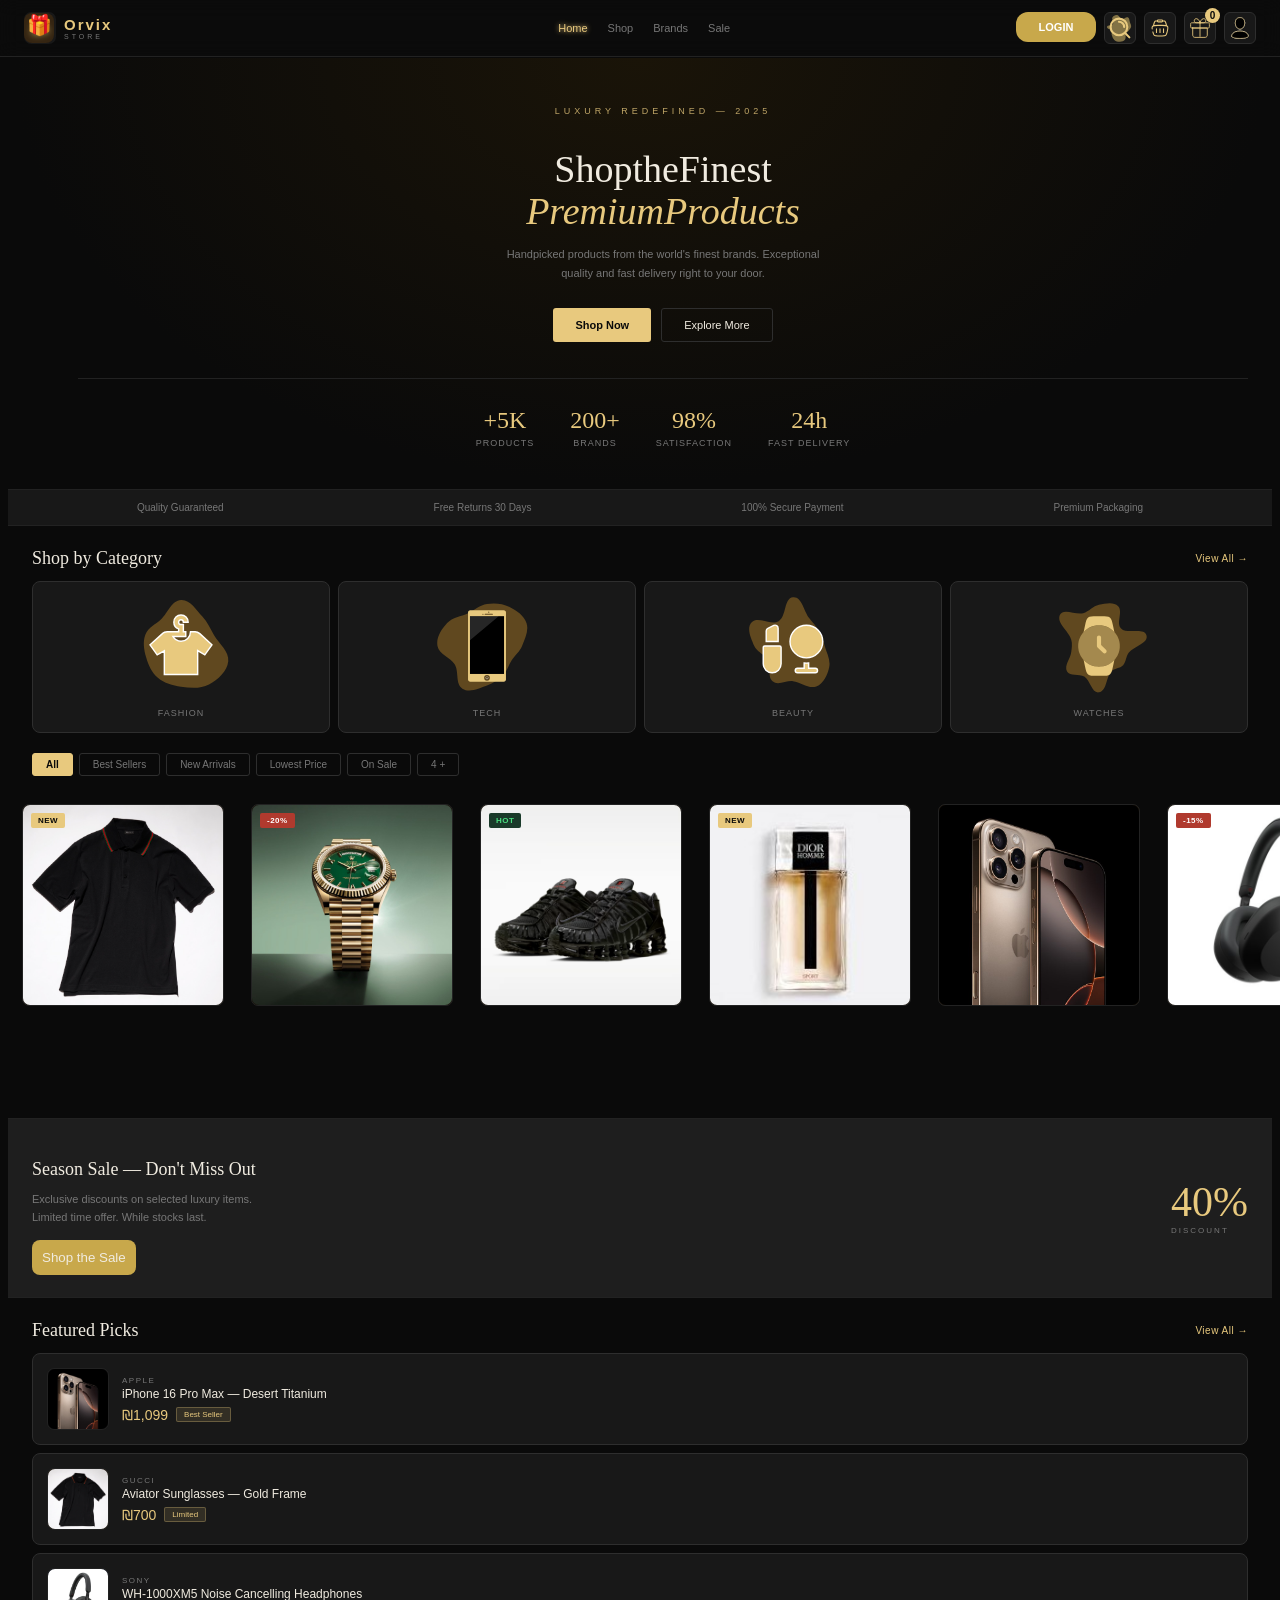
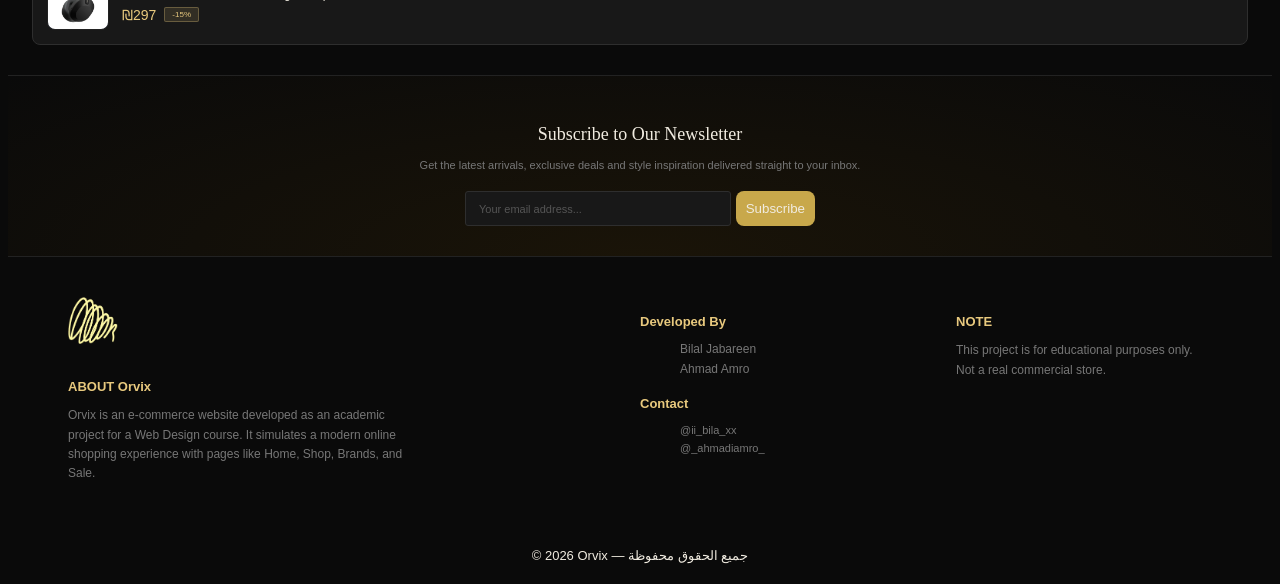
<file: index.html>
<!DOCTYPE html>
<html lang="en">
<head>
  <meta charset="UTF-8">
  <link rel="stylesheet" href="home.css">
  <link rel="shortcut icon" href="images/Logo.png" type="image/x-icon">
  <meta name="viewport" content="width=device-width, initial-scale=1.0">

  <title>Home Page</title>
  
</head>
<body>

  
  <nav>
    <div class="dash"><a href="shop.html">🎁</a></div>
    <div class="logo-wrap">
      <div class="logo-mark">
        <img src="images/Logo.png" alt="Orvix Logo">
      </div>
      <div class="logo-text">
        <strong>Orvix</strong>
        <small>STORE</small>
      </div>
    </div>
    <div class="nav-links">
      <a href="index.html" style="color: #e8c97e;text-shadow: 0 0 5px var(--accent);">Home</a>
      <a href="shop.html">Shop</a>
      <a href="brands.html"  onclick="alert('This browser will be ready soon.⏱')">Brands</a>
      <a href="sale.html">Sale</a>
    </div>
    <div class="nav-actions">
      <div class="loginn"><a href="login.html">LOGIN</a></div>
      <div class="icon-btn"><svg viewBox="-2.4 -2.4 28.80 28.80" fill="none" xmlns="http://www.w3.org/2000/svg" transform="rotate(0)"><g id="SVGRepo_bgCarrier" stroke-width="0"><path transform="translate(-2.4, -2.4), scale(0.8999999999999999)" d="M16,30.569297010079026C17.991562486266474,30.420485064342476,20.26898676865755,29.803652946487034,21.418747268886825,28.170705634412844C22.694313689862845,26.35908246759721,21.442669419232136,23.70492387993391,22.27809959671788,21.65282626738942C22.77800996961356,20.42487818704496,24.3272292070187,20.00708267030901,25.161677548630784,18.976809486084953C26.225624328858167,17.663180130680974,27.601497672716558,16.422282301689155,27.8666618899661,14.752763576898769C28.132930646346175,13.07629048707448,27.173575254020815,11.47615737965878,26.607134534214524,9.875968021340672C25.95939802730548,8.046118878954772,26.072580629138606,5.344022393645578,24.27597227425067,4.609101387400685C22.256224725670997,3.782903013823926,20.18137502825395,6.823949130958483,18.04607398531883,6.3739787224484665C15.916447832623861,5.925204179358952,15.227384203528528,2.585793980184031,13.077174471595885,2.249187014317707C11.142725396280847,1.946356539599575,8.695390868042415,3.0129585525148475,7.846176264506191,4.777224427757588C6.830896273134078,6.886495553260739,9.706653992528684,9.663497880345147,8.533340705855302,11.689122246578332C7.357480451412378,13.719143733369677,2.7262565883006706,12.265095173070229,2.1865139499772006,14.548144112359253C1.6896725252849512,16.64972587948044,5.77391877531578,17.09085686548375,6.808115762956472,18.98662423410822C7.598564228151216,20.435580694824687,6.737476403608116,22.299495055521643,7.267782664225228,23.862523804819304C7.909534355986792,25.75402767461421,8.624207183862001,27.791699517738277,10.208303425466783,29.00836348969666C11.811539032023562,30.23972743705532,13.984080457617278,30.71992894436129,16,30.569297010079026" fill="#827245" strokewidth="0"></path></g><g id="SVGRepo_tracerCarrier" stroke-linecap="round" stroke-linejoin="round"></g><g id="SVGRepo_iconCarrier"> <path d="M11 6C13.7614 6 16 8.23858 16 11M16.6588 16.6549L21 21M19 11C19 15.4183 15.4183 19 11 19C6.58172 19 3 15.4183 3 11C3 6.58172 6.58172 3 11 3C15.4183 3 19 6.58172 19 11Z" stroke="#e8c97e" stroke-width="2" stroke-linecap="round" stroke-linejoin="round"></path> </g></svg></div>
      <div class="icon-btn"><svg viewBox="-5.04 -5.04 34.08 34.08" fill="none" xmlns="http://www.w3.org/2000/svg"><g id="SVGRepo_bgCarrier" stroke-width="0"></g><g id="SVGRepo_tracerCarrier" stroke-linecap="round" stroke-linejoin="round" stroke="#CCCCCC" stroke-width="0.672"></g><g id="SVGRepo_iconCarrier"> <path d="M19.5 9.5L18.7896 6.89465C18.5157 5.89005 18.3787 5.38775 18.0978 5.00946C17.818 4.63273 17.4378 4.34234 17.0008 4.17152C16.5619 4 16.0413 4 15 4M4.5 9.5L5.2104 6.89465C5.48432 5.89005 5.62128 5.38775 5.90221 5.00946C6.18199 4.63273 6.56216 4.34234 6.99922 4.17152C7.43808 4 7.95872 4 9 4" stroke="#e8c97e" stroke-width="1.224"></path> <path d="M9 4C9 3.44772 9.44772 3 10 3H14C14.5523 3 15 3.44772 15 4C15 4.55228 14.5523 5 14 5H10C9.44772 5 9 4.55228 9 4Z" stroke="#e8c97e" stroke-width="1.224"></path> <path d="M8 13V17" stroke="#e8c97e" stroke-width="1.224" stroke-linecap="round" stroke-linejoin="round"></path> <path d="M16 13V17" stroke="#e8c97e" stroke-width="1.224" stroke-linecap="round" stroke-linejoin="round"></path> <path d="M12 13V17" stroke="#e8c97e" stroke-width="1.224" stroke-linecap="round" stroke-linejoin="round"></path> <path d="M3.864 16.4552C4.40967 18.6379 4.68251 19.7292 5.49629 20.3646C6.31008 21 7.435 21 9.68486 21H14.3155C16.5654 21 17.6903 21 18.5041 20.3646C19.3179 19.7292 19.5907 18.6379 20.1364 16.4552C20.9943 13.0234 21.4233 11.3075 20.5225 10.1538C19.6217 9 17.853 9 14.3155 9H9.68486C6.14745 9 4.37875 9 3.47791 10.1538C2.94912 10.831 2.87855 11.702 3.08398 13" stroke="#e8c97e" stroke-width="1.224" stroke-linecap="round"></path> </g></svg></div>
      <div class="icon-btn">
        <svg viewBox="-2.4 -2.4 28.80 28.80" fill="none" xmlns="http://www.w3.org/2000/svg" stroke="#000000"><g id="SVGRepo_bgCarrier" stroke-width="0"></g><g id="SVGRepo_tracerCarrier" stroke-linecap="round" stroke-linejoin="round" stroke="#e8c97e" stroke-width="0.192"></g><g id="SVGRepo_iconCarrier"> <path d="M12 7V20M12 7H8.46429C7.94332 7 7.4437 6.78929 7.07533 6.41421C6.70695 6.03914 6.5 5.53043 6.5 5C6.5 4.46957 6.70695 3.96086 7.07533 3.58579C7.4437 3.21071 7.94332 3 8.46429 3C11.2143 3 12 7 12 7ZM12 7H15.5357C16.0567 7 16.5563 6.78929 16.9247 6.41421C17.293 6.03914 17.5 5.53043 17.5 5C17.5 4.46957 17.293 3.96086 16.9247 3.58579C16.5563 3.21071 16.0567 3 15.5357 3C12.7857 3 12 7 12 7ZM5 12H19V17.8C19 18.9201 19 19.4802 18.782 19.908C18.5903 20.2843 18.2843 20.5903 17.908 20.782C17.4802 21 16.9201 21 15.8 21H8.2C7.07989 21 6.51984 21 6.09202 20.782C5.71569 20.5903 5.40973 20.2843 5.21799 19.908C5 19.4802 5 18.9201 5 17.8V12ZM4.6 12H19.4C19.9601 12 20.2401 12 20.454 11.891C20.6422 11.7951 20.7951 11.6422 20.891 11.454C21 11.2401 21 10.9601 21 10.4V8.6C21 8.03995 21 7.75992 20.891 7.54601C20.7951 7.35785 20.6422 7.20487 20.454 7.10899C20.2401 7 19.9601 7 19.4 7H4.6C4.03995 7 3.75992 7 3.54601 7.10899C3.35785 7.20487 3.20487 7.35785 3.10899 7.54601C3 7.75992 3 8.03995 3 8.6V10.4C3 10.9601 3 11.2401 3.10899 11.454C3.20487 11.6422 3.35785 11.7951 3.54601 11.891C3.75992 12 4.03995 12 4.6 12Z" stroke="#e8c97e" stroke-width="0.8399999999999999" stroke-linecap="round" stroke-linejoin="round"></path> </g></svg>
        <div class="cart-badge">0</div>
      </div>
      <div class="icon-btn" ><svg viewBox="-2.4 -2.4 28.80 28.80" fill="none" xmlns="http://www.w3.org/2000/svg" transform="rotate(0)" stroke="#e8c97e" stroke-width="0.528"><g id="SVGRepo_bgCarrier" stroke-width="0"></g><g id="SVGRepo_tracerCarrier" stroke-linecap="round" stroke-linejoin="round" stroke="#CCCCCC" stroke-width="0.8640000000000001"><path fill-rule="evenodd" clip-rule="evenodd" d="M16.5 7.063C16.5 10.258 14.57 13 12 13c-2.572 0-4.5-2.742-4.5-5.938C7.5 3.868 9.16 2 12 2s4.5 1.867 4.5 5.063zM4.102 20.142C4.487 20.6 6.145 22 12 22c5.855 0 7.512-1.4 7.898-1.857a.416.416 0 0 0 .09-.317C19.9 18.944 19.106 15 12 15s-7.9 3.944-7.989 4.826a.416.416 0 0 0 .091.317z" fill="#000000"></path></g><g id="SVGRepo_iconCarrier"><path fill-rule="evenodd" clip-rule="evenodd" d="M16.5 7.063C16.5 10.258 14.57 13 12 13c-2.572 0-4.5-2.742-4.5-5.938C7.5 3.868 9.16 2 12 2s4.5 1.867 4.5 5.063zM4.102 20.142C4.487 20.6 6.145 22 12 22c5.855 0 7.512-1.4 7.898-1.857a.416.416 0 0 0 .09-.317C19.9 18.944 19.106 15 12 15s-7.9 3.944-7.989 4.826a.416.416 0 0 0 .091.317z" fill="#000000"></path></g></svg></div>
    </div>
  </nav>

  
  <section class="Main">
    <div class="Main-eyebrow">LUXURY REDEFINED — 2025</div>
    <h1><span>Shop </span><span>the </span><span>Finest</span><br><em><span>Premium</span><span>Products</span></em></h1>
    <p>Handpicked products from the world's finest brands. Exceptional quality and fast delivery right to your door.</p>
    <div class="Main-btns">
      <button class="PrimaryButton">Shop Now</button>
      <button class="SecondaryButton">Explore More</button>
    </div>
      <div class="Main-stats">
        <div class="stat">
          <strong>+5K</strong>
          <small>PRODUCTS</small>
        </div>
        <div class="stat">
        <strong>200+</strong>
        <small>BRANDS</small> 
      </div>
      <div class="stat">
        <strong>98%</strong>
        <small>SATISFACTION</small>
      </div>
      <div class="stat">
        <strong>24h</strong>
        <small>FAST DELIVERY</small>
      </div>
    </div>
  </section>
  
  <div class="trust">
    <div class="trust-item">Quality Guaranteed</div>
    <div class="trust-item">Free Returns 30 Days</div>
    <div class="trust-item">100% Secure Payment</div>
    <div class="trust-item">Premium Packaging</div>
  </div>
  
  <div class="sec-header">
    <span class="sec-title">Shop by Category</span>
    <span class="sec-link">View All →</span>
  </div>
  
  <div class="cat-grid">
    <div class="cat-card">
      <div class="cat-icon"><svg viewBox="-6 -6 42.00 42.00" id="Layer_1" version="1.1" xml:space="preserve" xmlns="http://www.w3.org/2000/svg" xmlns:xlink="http://www.w3.org/1999/xlink" fill="#ffffff" stroke="#ffffff" stroke-width="0.6"><g id="SVGRepo_bgCarrier" stroke-width="0"><path transform="translate(-6, -6), scale(1.3125)" d="M16,29.055378476778664C19.043711870767485,29.451393973197625,22.250404168161907,29.77782355020791,24.952813604157136,28.322490782110243C27.8530785600818,26.760606572300244,30.78182555304058,24.18946851255787,31.119994776086543,20.91278410968917C31.453411167558567,17.682152180039402,28.20537195233291,15.373992180060764,26.579311107321317,12.562573448655748C25.373568440667274,10.477874386695836,24.482987908682226,8.347946677456743,22.836350966617058,6.590570127552654C20.81270589459063,4.4308309014619365,18.954650485218973,1.0995809757346309,16.000000000000004,1.2717826378842183C13.017304787609056,1.4456187906978286,11.864048314821833,5.275201742853936,9.719086952683593,7.355064837622191C7.976609890018705,9.044658785600879,5.519526671937765,10.047901637769238,4.623084213338917,12.303415978530722C3.698622816924077,14.629428002049945,4.1544145973317415,17.21874487114101,4.842326721678976,19.62534781225808C5.552696758703773,22.110517879594155,6.619527113529468,24.525579000649213,8.593620965977872,26.19400619858481C10.665719911785558,27.945263482381847,13.309652717205335,28.705339031531608,16,29.055378476778664" fill="#60481f" strokewidth="0"></path></g><g id="SVGRepo_tracerCarrier" stroke-linecap="round" stroke-linejoin="round"></g><g id="SVGRepo_iconCarrier"><style type="text/css"> .st0{fill:#FD6A7E;} .st1{fill:#17B978;} .st2{fill:#8797EE;} .st3{fill:#e8c97e;} .st4{fill:#37E0FF;} .st5{fill:#2FD9B9;} .st6{fill:#F498BD;} .st7{fill:#FFDF1D;} .st8{fill:#C6C9CC;} </style><path class="st3" d="M22.9,9.8c-0.6-0.5-1.3-0.8-2-0.8H19c0,2.2-1.8,4-4,4c-1.5,0-2.7-0.8-3.4-2H15h1h1V9h-1V6h-1c-0.6,0-1-0.4-1-1 s0.4-1,1-1s1,0.4,1,1h2c0-1.7-1.3-3-3-3s-3,1.3-3,3c0,1.3,0.8,2.4,2,2.8V9h-3h-1H9.2c-0.7,0-1.5,0.3-2,0.8L2,14.5l3,4.2L8,17v10h14 V16.9l3,1.8l3-4.2L22.9,9.8z"></path></g></svg></div>
      <div class="cat-name">FASHION</div>
    </div>
    <div class="cat-card">
      <div class="cat-icon"><svg version="1.1" id="Layer_1" xmlns="http://www.w3.org/2000/svg" xmlns:xlink="http://www.w3.org/1999/xlink" viewBox="-102.4 -102.4 716.80 716.80" xml:space="preserve" fill="#000000" stroke="#000000" stroke-width="0.00512"><g id="SVGRepo_bgCarrier" stroke-width="0"><path transform="translate(-102.4, -102.4), scale(22.4)" d="M16,28.663524679251406C18.034996564487145,27.96229120315114,19.75910389817246,26.65474671872638,21.261785398580525,25.113679648865528C22.50748693195751,23.836157025847193,22.924051704861743,22.054810201606383,23.900408205482105,20.561302804143022C24.94716741610491,18.960102194084357,26.508038589412557,17.775690272992197,27.21970725745747,16C28.1592837271893,13.655655120214064,29.427848733938273,11.09750429511557,28.65732034660334,8.69229269066924C27.879316719067937,6.2637470536658775,25.51140029378226,4.6124345168131855,23.2158210002082,3.5018314093169316C20.994761432915627,2.4272810052971616,18.44003660421942,2.2026305764731515,16,2.5686709325956674C13.741633771813559,2.907458136439636,11.99610426822311,4.512017499600736,9.934485924185111,5.494221446664419C7.673776721501994,6.571277007631827,4.960258676590158,6.808164702154822,3.2540708018811397,8.641134346394157C1.4092175953672816,10.623073132704082,-0.3336474074897662,13.336838031962161,0.15536490141561288,15.999999999999996C0.6532740455691148,18.71161414978707,4.3067767179052465,19.56767786762145,5.697516058067823,21.948141877196328C7.077361369093411,24.309959082491677,5.833077161648854,28.146912706618142,8.124606655420434,29.64058140240158C10.3790684380316,31.11008855894446,13.455712957407789,29.540253062094372,16,28.663524679251406" fill="#60481f" strokewidth="0"></path></g><g id="SVGRepo_tracerCarrier" stroke-linecap="round" stroke-linejoin="round"></g><g id="SVGRepo_iconCarrier"> <path style="fill:#e8c97e;" d="M376.36,512H135.64c-8.632-0.04-15.616-7.04-15.64-15.672V15.672C120.024,7.04,127.008,0.04,135.64,0 h240.72c8.632,0.04,15.616,7.04,15.64,15.672v480.656C391.976,504.96,384.992,511.96,376.36,512z"></path> <rect x="133.928" y="42.144" width="244.152" height="414.168"></rect> <g> <circle style="fill:#60481f;" cx="268.6" cy="13.536" r="4.128"></circle> <path style="fill:#60481f;" d="M294.896,32.64h-52.592c-1.712-0.008-3.088-1.384-3.096-3.096v-2.056 c0.008-1.712,1.384-3.088,3.096-3.096h52.592c1.712,0.008,3.088,1.384,3.096,3.096v2.064 C297.976,31.256,296.6,32.632,294.896,32.64z"></path> <circle style="fill:#60481f;" cx="226.8" cy="28.52" r="4.128"></circle> </g> <g style="opacity:0.15;"> <polygon style="fill:#FFFFFF;" points="133.928,215.32 133.928,42.144 339.68,42.144 "></polygon> </g> <circle style="fill:#60481f;" cx="256" cy="484.16" r="20.464"></circle> <path style="fill:#FFFFFF;" d="M256,493.904c-5.392,0-9.76-4.368-9.76-9.76s4.368-9.76,9.76-9.76s9.76,4.368,9.76,9.76 C265.752,489.536,261.392,493.896,256,493.904z M256,477.056c-3.912,0.008-7.088,3.184-7.08,7.096s3.184,7.088,7.096,7.08 s7.088-3.184,7.08-7.096S259.912,477.048,256,477.056L256,477.056z"></path> </g></svg></div>
      <div class="cat-name">TECH</div>
    </div>
    <div class="cat-card">
      <div class="cat-icon"><svg viewBox="-4.8 -4.8 33.60 33.60" fill="none" xmlns="http://www.w3.org/2000/svg" stroke="#ffffff" stroke-width="0.4800000000000001"><g id="SVGRepo_bgCarrier" stroke-width="0"><path transform="translate(-4.8, -4.8), scale(1.05)" d="M16,27.265028441945713C18.576290565569572,27.56295726090552,21.05194885991775,29.88046164419812,23.464597604340977,28.929062308775496C25.82386590683016,27.99871291570275,27.079868155659916,25.176940075758022,27.593252254412576,22.693367309868336C28.063477774615446,20.418580656679065,26.77929085803406,18.232369023271147,26.137188918060726,16C25.656260339931197,14.327975678960282,25.136783841579653,12.733582758405126,24.2911539799681,11.213100017772781C23.433789005125004,9.671516984993792,22.237320577182746,8.456147088547715,21.163354129427013,7.056808310361852C19.42562290042193,4.792608437178791,18.8397073294251,0.12302408150256522,16.000000000000004,0.4100313517782421C12.994245063147844,0.713820939741952,13.993020828827394,6.482775357321933,11.40601025770108,8.042976356888012C8.903061048369944,9.552480763961766,4.837926415997247,6.286444944352349,2.7930932207724553,8.374988815850674C0.9736551498356847,10.233319481403072,2.588694129967185,13.61056875053862,3.6155174159341392,15.999999999999998C4.469786899018081,17.9878962877432,7.0492518685093675,18.671955753492462,8.043821304798886,20.59350191139512C9.114210139565053,22.661534044556408,7.685457533480891,25.814448050473633,9.469783764746449,27.310666303870292C11.166677689099608,28.73356959319442,13.800139845085576,27.010630996801364,16,27.265028441945713" fill="#60481f" strokewidth="0"></path></g><g id="SVGRepo_tracerCarrier" stroke-linecap="round" stroke-linejoin="round"></g><g id="SVGRepo_iconCarrier"> <path d="M2 12.5C2 12.2239 2.22386 12 2.5 12H7.5C7.77614 12 8 12.2239 8 12.5V18C8 19.6569 6.65685 21 5 21C3.34315 21 2 19.6569 2 18V12.5Z" fill="#e8c97e"></path> <path d="M3 10.5H7V5.99983C7 5.25644 6.21769 4.77295 5.55279 5.1054L3.55279 6.1054C3.214 6.27479 3 6.62105 3 6.99983V10.5Z" fill="#e8c97e"></path> <path d="M11 10.5C11 7.46243 13.4624 5 16.5 5C19.5376 5 22 7.46243 22 10.5C22 13.5376 19.5376 16 16.5 16C13.4624 16 11 13.5376 11 10.5Z" fill="#e8c97e"></path> <path d="M15.75 17.7103C15.9964 17.7365 16.2466 17.75 16.5 17.75C16.7534 17.75 17.0036 17.7365 17.25 17.7103V19.5H19.5C19.9142 19.5 20.25 19.8358 20.25 20.25C20.25 20.6642 19.9142 21 19.5 21H13.5C13.0858 21 12.75 20.6642 12.75 20.25C12.75 19.8358 13.0858 19.5 13.5 19.5H15.75V17.7103Z" fill="#e8c97e"></path> </g></svg></div>
      <div class="cat-name">BEAUTY</div>
    </div>
    <div class="cat-card">
      <div class="cat-icon"><svg viewBox="-4.8 -4.8 33.60 33.60" fill="none" xmlns="http://www.w3.org/2000/svg"><g id="SVGRepo_bgCarrier" stroke-width="0" transform="translate(0,0), scale(1)"><path transform="translate(-4.8, -4.8), scale(1.05)" d="M16,30.815364816122585C18.56499017633796,30.333032119981045,18.190244934815688,26.103273943810937,19.92748090227999,24.15549812821362C20.89094750378751,23.07526666818276,22.736417989612818,23.218221347270397,23.721701544593067,22.157851498705128C24.725007976148575,21.078085289763983,24.589321961014345,19.33150600343864,25.49233133066379,18.16656268297318C27.147736066817593,16.030978319327094,31.983908151660955,15.115025978120775,31.180825636277717,12.535075612664915C30.337941713132516,9.827260856521713,25.045988143412153,12.39511119027118,23.064310268676703,10.366400549921625C21.375971293569194,8.637990858828557,23.780329368512273,5.035115599998713,22.130478810944943,3.2699295778394966C20.71339132819446,1.7537783087110774,18.035344182968604,2.40300062197985,16,2.8082482765118275C14.103568673954952,3.185837655886382,12.814457955172806,5.01380887045912,10.942289746323475,5.497556440577389C8.505564724648092,6.127179250488439,4.540105937054338,3.741941891827062,3.506182114516351,6.036512710783761C2.2965687116357625,8.720988642149331,6.276037158209046,11.15386176133258,7.122903253222139,13.973860596017921C7.51667558079811,15.285092101724153,7.287431961359175,16.67234414795387,7.107789855333392,18.02958893842604C6.8301868790579485,20.126954649087093,4.770719836791114,22.291929927904985,5.775513411031707,24.153755969687232C6.697281376405748,25.861740222782288,9.664218080135464,24.72017198486416,11.29036300262311,25.7796619951418C13.240439186031423,27.050204495401125,13.712629154202817,31.24549268066827,16,30.815364816122585" fill="#60481f" strokewidth="0"></path></g><g id="SVGRepo_tracerCarrier" stroke-linecap="round" stroke-linejoin="round" stroke="#CCCCCC" stroke-width="0.048"></g><g id="SVGRepo_iconCarrier"> <path opacity="0.5" d="M12 18.9769C15.866 18.9769 19 15.8533 19 12.0002C19 8.14703 15.866 5.02344 12 5.02344C8.13401 5.02344 5 8.14703 5 12.0002C5 15.8533 8.13401 18.9769 12 18.9769Z" fill="#e8c97e"></path> <path d="M11.2088 2H12.7914C14.3297 2 15.0988 2 15.6472 2.43992C16.1956 2.87983 16.3625 3.63065 16.6962 5.13228L17.0001 6.5L17.1564 7.2817C15.877 5.89351 14.0405 5.02344 12.0001 5.02344C9.95971 5.02344 8.12322 5.89351 6.84375 7.2817L7.00009 6.5L7.30403 5.13228C7.63772 3.63065 7.80457 2.87983 8.35298 2.43992C8.90139 2 9.67052 2 11.2088 2Z" fill="#e8c97e"></path> <path d="M17.1562 16.7188C15.8768 18.1069 14.0403 18.9769 12 18.9769C9.95967 18.9769 8.12322 18.1069 6.84375 16.7188L7 17.5L7.30394 18.8677C7.63763 20.3693 7.80448 21.1202 8.35289 21.5601C8.90129 22 9.67042 22 11.2087 22H12.7913C14.3296 22 15.0987 22 15.6471 21.5601C16.1955 21.1202 16.3624 20.3693 16.6961 18.8677L17 17.5L17.1562 16.7188Z" fill="#e8c97e"></path> <path d="M12.6998 9.1381C12.6998 8.75279 12.3864 8.44043 11.9998 8.44043C11.6132 8.44043 11.2998 8.75279 11.2998 9.1381V12.0004C11.2998 12.1901 11.3774 12.3717 11.5146 12.5033L13.3813 14.2922C13.66 14.5592 14.1031 14.5506 14.3711 14.2728C14.639 13.9951 14.6303 13.5534 14.3516 13.2864L12.6998 11.7033V9.1381Z" fill="#e8c97e"></path> </g></svg></div>
      <div class="cat-name">WATCHES</div>
    </div>
  </div>

  <div class="filter-row">
    <div class="pill active">All</div>
    <div class="pill">Best Sellers</div>
    <div class="pill">New Arrivals</div>
    <div class="pill">Lowest Price</div>
    <div class="pill">On Sale</div>
    <div class="pill">4 +</div>
  </div>


  <div class="product-grid">
    <div class="p-card">
      <div class="p-img" style="background:#1a1208">
        <img src="images/gucci.png" width="200px" style="border-radius: 7px;">
        <div class="badge b-new">NEW</div>
      </div>
      <div class="p-brand">Gucci</div>
      <div class="p-name">Cotton jersey piquet polo shirt</div>
      <div class="p-foot">
        <div>
          <span class="p-price">₪700</span>
          <span class="p-old">₪1,000</span>
          <div class="p-stars">a star (128)</div>
        </div>
        <div class="add-btn">+</div>
      </div>
    </div>
    <div class="p-card">
      <div class="p-img" style="background:#1a1208">
          <img src="images/ROLEX1.jpg" width="200px" style="border-radius: 7px;">
        <div class="badge b-sale">-20%</div>
      </div>
      <div class="p-brand">ROLEX</div>
      <div class="p-name">Submariner Gold Watch</div>
      <div class="p-foot">
        <div>
          <span class="p-price">₪20,000</span>
          <span class="p-old">₪25,000</span>
          <div class="p-stars">a star (64)</div>
        </div>
        <div class="add-btn">+</div>
      </div>
    </div>
    <div class="p-card">
      <div class="p-img" style="background:#1a1208">
        <img src="images/nike.png" width="200px" style="border-radius: 7px;">
        <div class="badge b-hot">HOT</div>
      </div>
      <div class="p-brand">NIKE</div>
      <div class="p-name">Nike Shox TL</div>
      <div class="p-foot">
        <div>
          <span class="p-price">₪220</span>
          <div class="p-stars">a star (312)</div>
        </div>
        <div class="add-btn">+</div>
      </div>
    </div>
    <div class="p-card">
      <div class="p-img" style="background:#1a1208">
        <img src="images/dior.jpg" width="200px" style="border-radius: 7px;">
        <div class="badge b-new">NEW</div>
      </div>
      <div class="p-brand">DIOR</div>
      <div class="p-name">Rouge Velvet Lipstick</div>
      <div class="p-foot">
        <div>
          <span class="p-price">₪89</span>
          <div class="p-stars">a star (87)</div>
        </div>
        <div class="add-btn">+</div>
      </div>
    </div>
    <div class="p-card">
      <div class="p-img" style="background:#1a1208">
        <img src="images/apple.jpg" width="200px" style="border-radius: 7px;">
      </div>
      <div class="p-brand">APPLE</div>
      <div class="p-name">iPhone 16 Pro Max</div>
      <div class="p-foot">
        <div>
          <span class="p-price">₪4,500</span>
          <div class="p-stars">a star (540)</div>
        </div>
        <div class="add-btn">+</div>
      </div>
    </div>
    <div class="p-card">
      <div class="p-img" style="background:#1a1208">
        <img src="images/sony.jpg" width="200px" style="border-radius: 7px;">
        <div class="badge b-sale">-15%</div>
      </div>
      <div class="p-brand">SONY</div>
      <div class="p-name">WH-1000XM5 Headphones</div>
      <div class="p-foot">
        <div>
          <span class="p-price">₪297</span>
          <span class="p-old">₪350</span>
          <div class="p-stars">a star (201)</div>
        </div>
        <div class="add-btn">+</div>
      </div>
    </div>
  </div>

  <div class="promo">
    <div class="promo-left">
      <h3>Season Sale — Don't Miss Out</h3>
      <p>Exclusive discounts on selected luxury items.<br>Limited time offer. While stocks last.</p>
      <button class="btn-gold">Shop the Sale</button>
    </div>
    <div class="promo-right">
      <div class="promo-pct">40%</div>
      <small>DISCOUNT</small>
    </div>
  </div>

  <div class="sec-header">
    <span class="sec-title">Featured Picks</span>
    <span class="sec-link">View All →</span>
  </div>

  <div class="featured">
    <div class="feat-card">
      <div class="feat-img"><img src="images/apple.jpg" width="60px" style="border-radius: 7px;"></div>
      <div class="feat-info">
        <div class="brand">APPLE</div>
        <div class="name">iPhone 16 Pro Max — Desert Titanium</div>
        <div class="feat-row">
          <span class="feat-price">₪1,099</span>
          <span class="feat-tag">Best Seller</span>
          
        </div>
      </div>
    </div>
    <div class="feat-card">
      <div class="feat-img" style="background:#1a1208"><img src="images/gucci.png" width="60px" style="border-radius: 7px;"></div>
      <div class="feat-info">
        <div class="brand">GUCCI</div>
        <div class="name">Aviator Sunglasses — Gold Frame</div>
        <div class="feat-row">
          <span class="feat-price">₪700</span>
          <span class="feat-tag">Limited</span>
        </div>
      </div>
    </div>
    <div class="feat-card">
      <div class="feat-img" style="background:#0a0f1a"><img src="images/sony.jpg" width="60px" style="border-radius: 7px;"></div>
      <div class="feat-info">
        <div class="brand">SONY</div>
        <div class="name">WH-1000XM5 Noise Cancelling Headphones</div>
        <div class="feat-row">
          <span class="feat-price">₪297</span>
          <span class="feat-tag">-15%</span>
          
        </div>
      </div>
    </div>
  </div>

  <div class="newsletter">
    <h3>Subscribe to Our Newsletter</h3>
    <p>Get the latest arrivals, exclusive deals and style inspiration delivered straight to your inbox.</p>
    <div class="nl-form">
      <input class="nl-input" type="email" placeholder="Your email address...">
      <button class="btn-gold">Subscribe</button>
    </div>
  </div>

  <footer class="footer">

  <div class="footer-content">

    
    <div class="left">
      <img src="images/Logo.png">
      <h4>ABOUT Orvix</h4>
      <p>
        Orvix is an e-commerce website developed as an academic project 
        for a Web Design course. It simulates a modern online shopping 
        experience with pages like Home, Shop, Brands, and Sale.
      </p>
    </div>

   
    <div>
      <h4>Developed By</h4>
      <ul>
        <li>Bilal Jabareen</li>
        <li>Ahmad Amro</li>
      </ul>

      <div class="contact">
        <h4>Contact</h4>
        <ul>
          <li><a href="https://www.instagram.com/ii_bilal_xx/">@ii_bila_xx</a></li>
          <li><a href="https://www.instagram.com/_ahmadiamro_/">@_ahmadiamro_</a></li>
        </ul>
      </div>
    </div>

   
    <div class="note">
      <h4>NOTE</h4>
      <p>
        This project is for educational purposes only.<br>
        Not a real commercial store.
      </p>
    </div>

  </div>

</footer>
<div class="copy" style="display: flex; justify-content: center; align-items: center;">
 <p class="cs-footer">© 2026 Orvix — جميع الحقوق محفوظة</p></div>
<script src="op.js"></script>
</body>
</html>
</file>
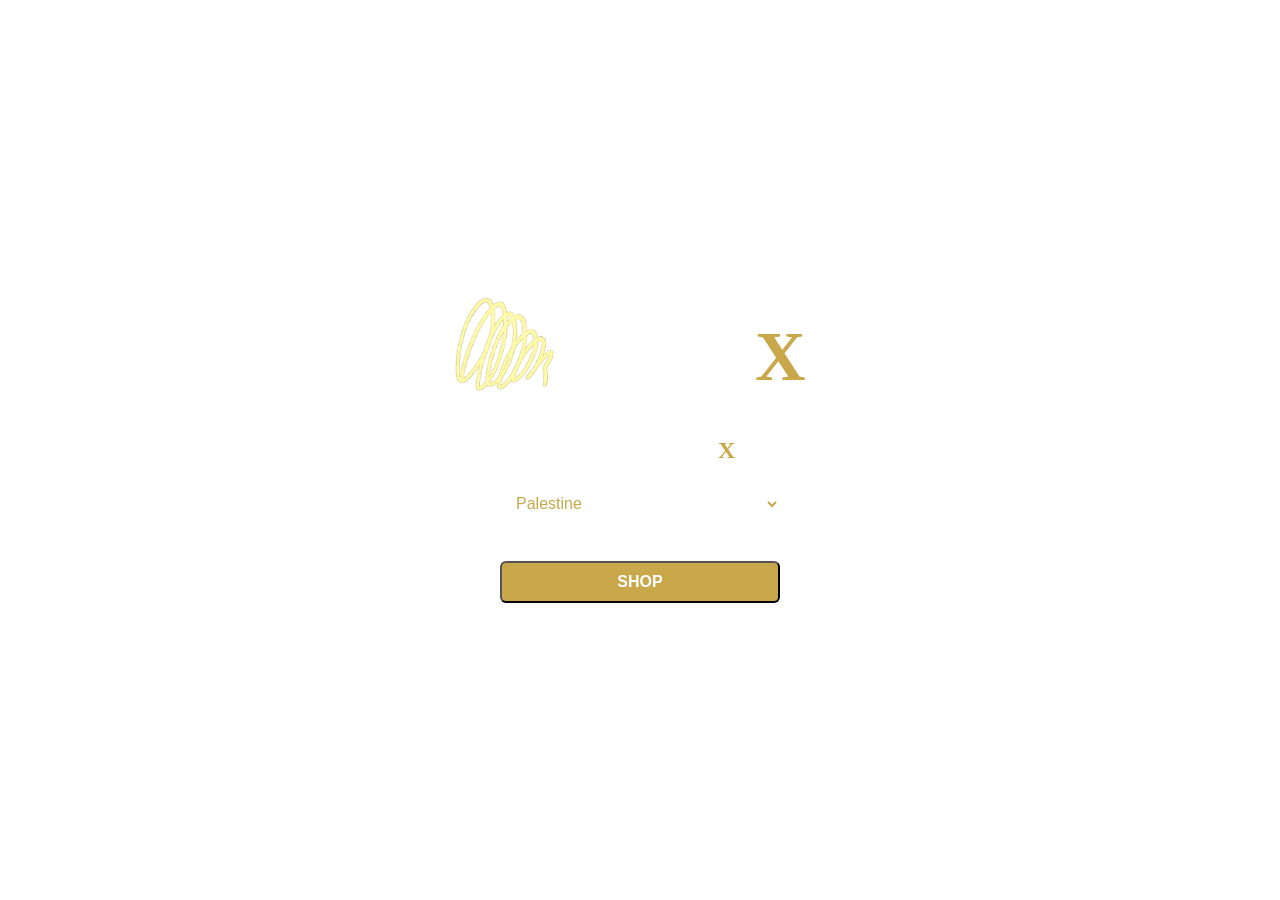
<file: Ovrix 2/index.html>
<!DOCTYPE html>
<html lang="en">
<head>
    <meta charset="UTF-8">
    <meta name="viewport" content="width=device-width, initial-scale=1.0">
    <title>country</title>
    <style>
        body{
            margin: 0;
            padding: 0;
            background: linear-gradient(#161616);
        }
        .main{
            display: flex;
            justify-content: center;
            flex-direction: column;
            height: 100vh;
            align-items: center;
            
        }
        .brand img{
            width: 100px;
        }
        .brand h3{
            margin: 20px;
            color: white;
            font-size: 70px;
        }
        h2{
            color: white;
        }
        select{
           
            width: 280px;
            padding: 10px 12px;
            background-color: #fff;
            font-size: 16px;
            cursor: pointer;
            background: none;
            border: none;
            border-bottom: 2px solid #ffffff;
            color: #c8a84b;
       }
       input{
            width: 280px;
            padding: 10px 12px;
            background-color: #c8a84b;
            font-size: 16px;
            cursor: pointer;  
            border-radius: 6px;
            color: #ffffff;
            font-weight: bold;
       }

    </style>
</head>
<body>
    <div class="main">
        <div class="brand"><img src="images/Logo.png" alt=""><h3 style="float: right;">ORVI<span style="color: #c8a84b;">X</span></h3></div>
        <h2>Welcome to Orvi<span style="color: #c8a84b;">X</span></h2>
        <select name="country" id="country">
            <option value="Palestine">Palestine</option>
            <option value="Jordan">Jordan</option>
            <option value="Egypt">Egypt</option>
            <option value="Lebanon">Lebanon</option>
            <option value="Syria">Syria</option>
        </select>
        <br><br>
        <input type="button" value="SHOP" onclick="trycountry()" >

    </div>
    <script src="op.js"></script>
</body>
</html>
</file>
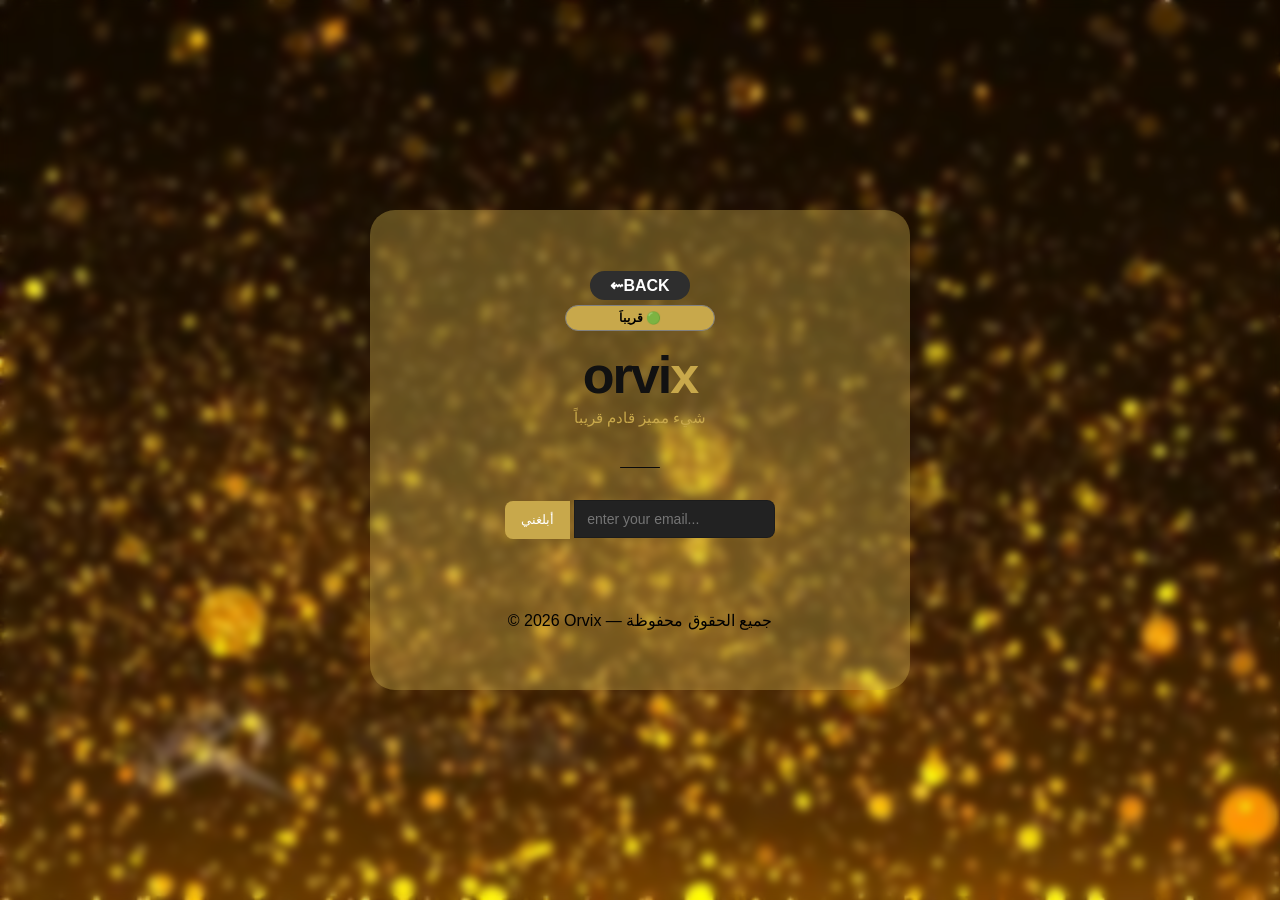
<file: brands.html>
<!DOCTYPE html>
<html lang="en">
<head>
    <meta charset="UTF-8">
    <meta name="viewport" content="width=device-width, initial-scale=1.0">
    <title>Brands</title>
    <style>
        :root{
  --bg:#0a0a0a;
  --surface:#111;
  --card:#181818;
  --card2:#1e1e1e;
  --accent:#e8c97e;
  --accent2:#c8a84b;
  --accent-dim:rgba(232,201,126,0.12);
  --text:#f0ebe0;
  --muted:#777;
  --muted2:#555;
  --border:#222;
  --border2:#2e2e2e;
}


    *{
       margin: 0;
       padding: 0;
       box-sizing: border-box;
       font-family:'Segoe UI', Tahoma, Geneva, Verdana, sans-serif; 
    }
    body{
        background-image: url(images/imgeback.png);
        background-size: cover;
        backdrop-filter: blur(5px);
        min-height: 100vh;
        display: flex;
        justify-content: center;
        align-items: center;
        

    }
    .main{
        display: flex;
        justify-content: center;
        align-items: center;
        flex-direction: column;
        background-color: #c8a94b65;
        backdrop-filter: blur(50px);
        width: 90%;
        max-width: 540px;
        padding: 5px 4px;
        text-align: center;
        min-height: 480px;
        border: 0.5 solid gold;
        border-radius: 25px;
    }

    .plite{
        
        font-weight: bold;
        background-color:var(--accent2);
        padding: 5px;
        margin: 0px 60px;
        border-radius: 50px;
        border: 1px solid gray;
        font-size: 12px;
    }

    .plite span{
        animation: pop 8s ease-in-out infinite;
    }

    @keyframes pop{
        0%{
            opacity: 1;
            font-size: 8px;
            transition: all 0.5s;
        }
        50%{
            opacity: 0.5;
            font-size: 5px;
            transition: all 0.5s;
        }
        100%{
        opacity: 1;
        font-size: 8px;
        transition: all 0.5s;
        }
    }

    h1{
       font-size: 52px;
      font-weight: 600;
      letter-spacing: -2px;
      color: #111;
      margin-bottom: 0.5rem;
      line-height: 1;
    }

    h1 span{
        color: var(--accent2);
    }

    .ppp{
        font-size: 15px;
      color:var(--accent2);
      margin-bottom: 2.5rem;
      font-weight: 400;
    }

    .divhr{
        width: 40px;
      height: 1.5px;
      background: var(--bg);
      margin: 0 auto 2rem;
      border-radius: 2px;
    }

    input{
        flex: 1;
      height: 38px;
      border-radius: 8px 8px 8px 0px;
      border-top-left-radius: 0px;
      border: 0.5px solid rgba(0,0,0,0.18);
      padding: 0 12px;
      font-size: 14px;
      background: var(--border);
      color: #111;
      outline: none;
      font-family: inherit;
    }

    input:focus{border-color: var(--accent2);color:wheat;}

    .button{
        height: 38px;
      padding: 0 16px;
      background: var(--accent2);
      color: #fff;
      border: none;
      border-radius: 8px;
      font-size: 13px;
      font-weight: 500;
      cursor: pointer;
      transition: opacity 0.15s;
      font-family: inherit;
       border-radius: 8px 8px 0px 8px;
      border-top-right-radius: 0px;
    }

    .backpage{
        background-color: var(--border2);
        padding: 5px 20px;
        border-radius: 20px;
        margin-bottom: 5px;
        color: white;
        text-decoration: none;
        font-weight: bold;
        transition: all 0.5s;
        animation: pop1 1s ease-in-out infinite;
    }

    .backpage:hover{
        color: var(--accent2);
        background-color: var(--text);
    }

    @keyframes pop1{
        0%{
        }
        50%{
            box-shadow: 0px 0px 10px #e8c97e;
        }
        100%{

        }
    }
    </style>
</head>
<body>
    <div class="main">
        <a href="index.html" class="backpage">⇜BACK</a>
        <div class="form">
            <p class="plite">قريباَ <span> 🟢</span></p>
            <br>
            <h1>orvi<span>x</span></h1>
            <p class="ppp">شيء مميز قادم قريباً</p>
            <form>
                <div class="divhr"></div>
                <input type="button" class="button" onclick="send()" value="أبلغني">
                <input type="text" id="emailin" placeholder="enter your email...">
            </form>
        </div>
        <br><br><br><br>
        <p class="cs-footer">© 2026 Orvix — جميع الحقوق محفوظة</p></div>
    </div>
    <script src="op.js"></script>

</body>
</html>
</file>
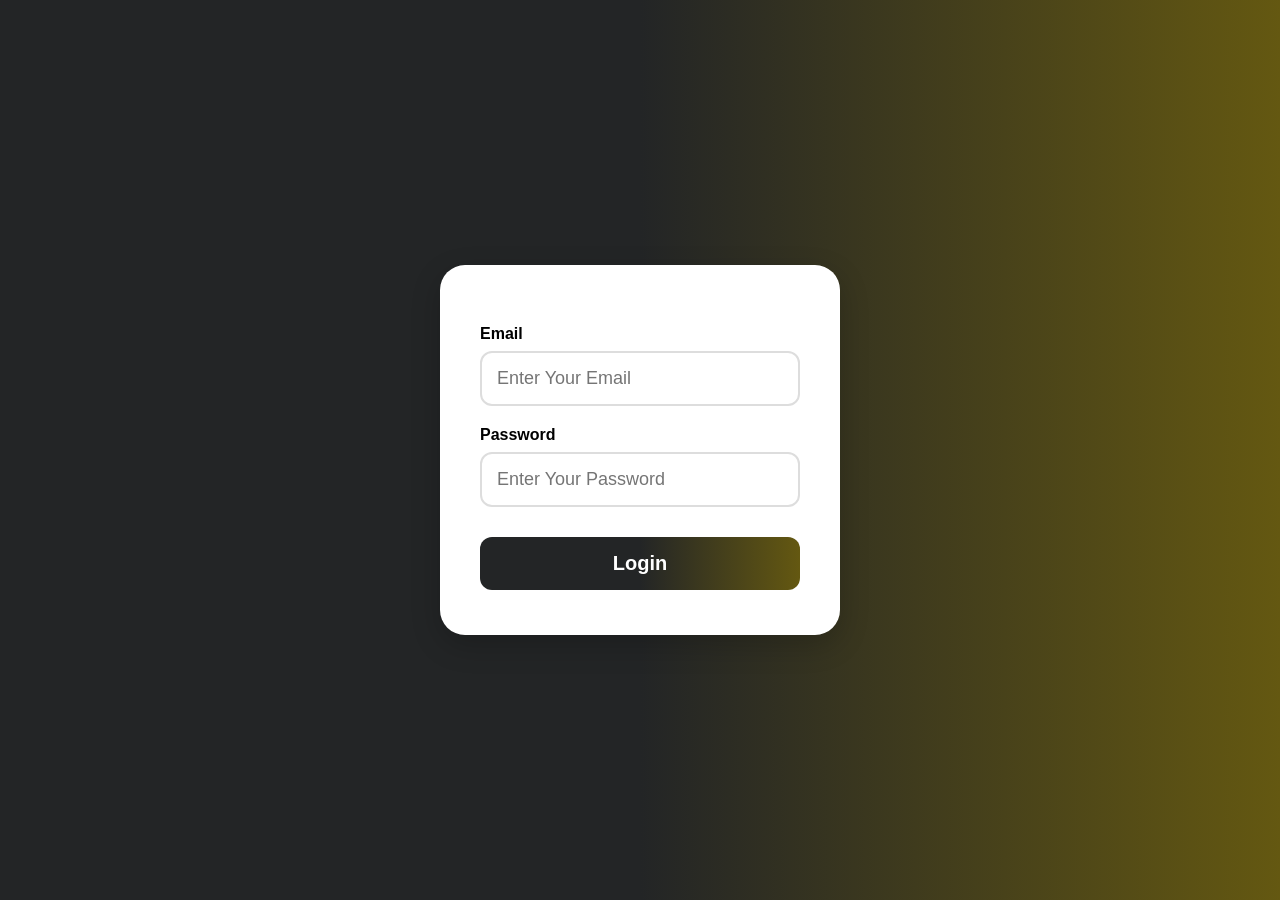
<file: login.html>
<!DOCTYPE html>
<html lang="en">
<head>
    <meta charset="UTF-8">
    <meta name="viewport" content="width=device-width, initial-scale=1.0">
   
    <title>login</title>
    <style>
     *{
        margin: 0;
        padding: 0;
        box-sizing: border-box;
        font-family: Arial;
     }

     body{
        display: flex;
        justify-content: center;
        align-items: center;
        height: 100vh;
        background: linear-gradient(to right, #232526,#232526, #645811);
        
     }
     .login-card{
         background-color: rgb(255, 255, 255);
         width: 400px;
         padding: 40px;
         border-radius: 25px;
         box-shadow:0 10px 30px rgba(0,0,0,0.2);
     }
     
     label{
        display: block;
        margin-top:20px;
        margin-bottom:8px;
       font-weight:bold;
     

     }
     input{
        width: 100%;
        padding: 15px;
        border: 2px solid #ddd;
        border-radius: 12px;
        font-size: 18px;
     }
     button{
         width:100%;
    margin-top:30px;

    padding:15px;

    border:none;

    border-radius:12px;

    font-size:20px;
    font-weight:bold;

    color:white;

    cursor:pointer;

    background: linear-gradient(to right, #232526,#232526, #645811);
     }
     button:hover{
    opacity:0.9;
     }

     
    </style>
</head>
<body>
    <div class="login-card">
        
    <label for="email">Email</label>
    <input type="email" id="email"  name="email" placeholder="Enter Your Email">
    <label for="pass">Password</label>
    <input type="password" id="pass"  name="pass" placeholder="Enter Your Password">
    <button onclick="login()">Login</button>
    <p id="msg" style="color: red;font-weight: bold; margin-top: 5px;"></p>
 </div>
  <script src="op.js"></script>
</body>
</html>
</file>
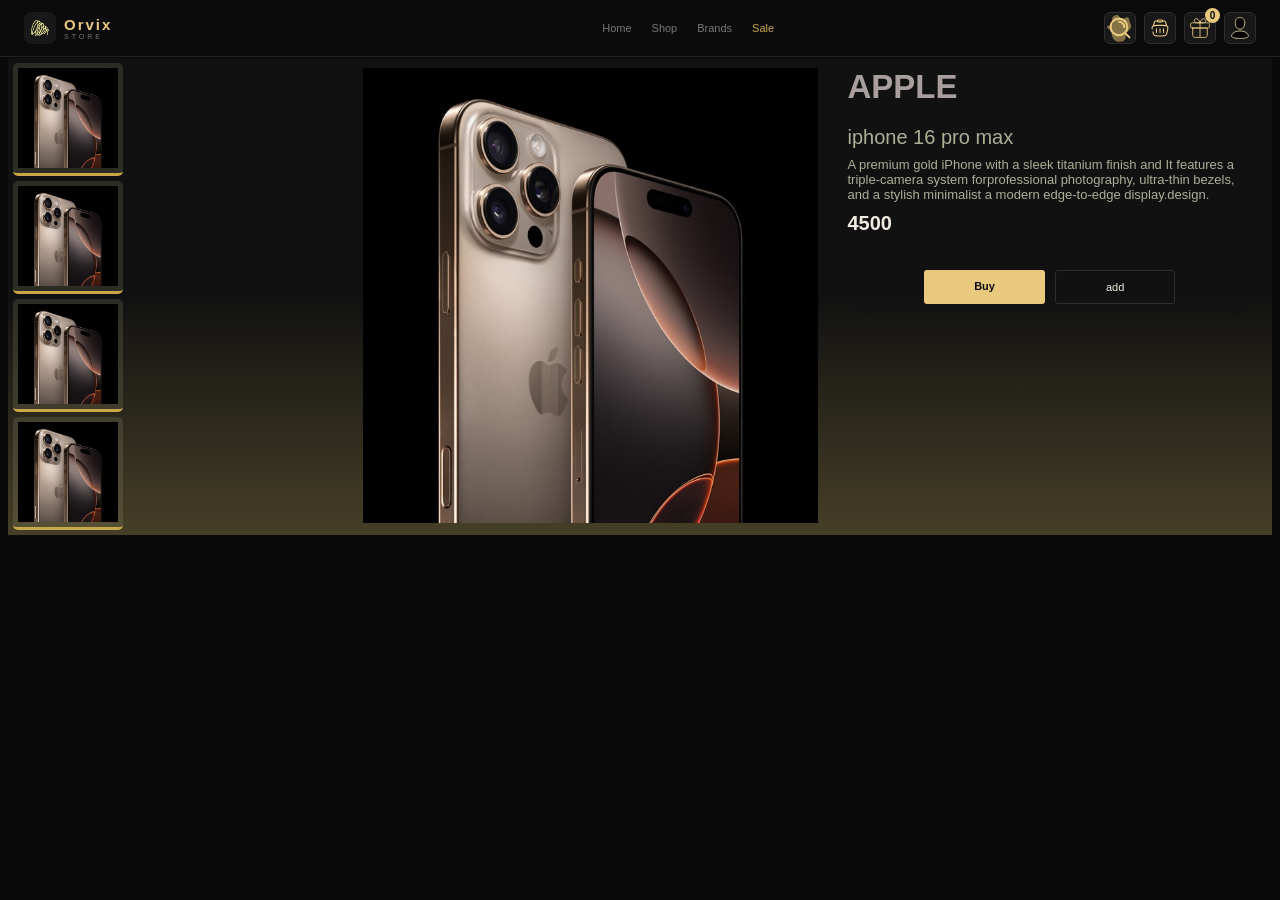
<file: sale.html>
<!DOCTYPE html>
<html lang="en">
<head>
    <link rel="stylesheet" href="home.css">
    <link rel="stylesheet" href="sale.css">
    <meta charset="UTF-8">
    <meta name="viewport" content="width=device-width, initial-scale=1.0">
    <title>Sale</title>
</head>
<body>
    <nav>
    <div class="logo-wrap">
      <div class="logo-mark">
        <img src="images/Logo.png" alt="Orvix Logo">
      </div>
      <div class="logo-text">
        <strong>Orvix</strong>
        <small>STORE</small>
      </div>
    </div>
    <div class="nav-links">
      <a href="index.html" >Home</a>
      <a href="shop.html">Shop</a>
      <a href="brands.html">Brands</a>
      <a href="sale.html" style="color: #c8a84b;">Sale</a>
    </div>
    <div class="nav-actions">
      <div class="icon-btn"><svg viewBox="-2.4 -2.4 28.80 28.80" fill="none" xmlns="http://www.w3.org/2000/svg" transform="rotate(0)"><g id="SVGRepo_bgCarrier" stroke-width="0"><path transform="translate(-2.4, -2.4), scale(0.8999999999999999)" d="M16,30.569297010079026C17.991562486266474,30.420485064342476,20.26898676865755,29.803652946487034,21.418747268886825,28.170705634412844C22.694313689862845,26.35908246759721,21.442669419232136,23.70492387993391,22.27809959671788,21.65282626738942C22.77800996961356,20.42487818704496,24.3272292070187,20.00708267030901,25.161677548630784,18.976809486084953C26.225624328858167,17.663180130680974,27.601497672716558,16.422282301689155,27.8666618899661,14.752763576898769C28.132930646346175,13.07629048707448,27.173575254020815,11.47615737965878,26.607134534214524,9.875968021340672C25.95939802730548,8.046118878954772,26.072580629138606,5.344022393645578,24.27597227425067,4.609101387400685C22.256224725670997,3.782903013823926,20.18137502825395,6.823949130958483,18.04607398531883,6.3739787224484665C15.916447832623861,5.925204179358952,15.227384203528528,2.585793980184031,13.077174471595885,2.249187014317707C11.142725396280847,1.946356539599575,8.695390868042415,3.0129585525148475,7.846176264506191,4.777224427757588C6.830896273134078,6.886495553260739,9.706653992528684,9.663497880345147,8.533340705855302,11.689122246578332C7.357480451412378,13.719143733369677,2.7262565883006706,12.265095173070229,2.1865139499772006,14.548144112359253C1.6896725252849512,16.64972587948044,5.77391877531578,17.09085686548375,6.808115762956472,18.98662423410822C7.598564228151216,20.435580694824687,6.737476403608116,22.299495055521643,7.267782664225228,23.862523804819304C7.909534355986792,25.75402767461421,8.624207183862001,27.791699517738277,10.208303425466783,29.00836348969666C11.811539032023562,30.23972743705532,13.984080457617278,30.71992894436129,16,30.569297010079026" fill="#827245" strokewidth="0"></path></g><g id="SVGRepo_tracerCarrier" stroke-linecap="round" stroke-linejoin="round"></g><g id="SVGRepo_iconCarrier"> <path d="M11 6C13.7614 6 16 8.23858 16 11M16.6588 16.6549L21 21M19 11C19 15.4183 15.4183 19 11 19C6.58172 19 3 15.4183 3 11C3 6.58172 6.58172 3 11 3C15.4183 3 19 6.58172 19 11Z" stroke="#e8c97e" stroke-width="2" stroke-linecap="round" stroke-linejoin="round"></path> </g></svg></div>
      <div class="icon-btn"><svg viewBox="-5.04 -5.04 34.08 34.08" fill="none" xmlns="http://www.w3.org/2000/svg"><g id="SVGRepo_bgCarrier" stroke-width="0"></g><g id="SVGRepo_tracerCarrier" stroke-linecap="round" stroke-linejoin="round" stroke="#CCCCCC" stroke-width="0.672"></g><g id="SVGRepo_iconCarrier"> <path d="M19.5 9.5L18.7896 6.89465C18.5157 5.89005 18.3787 5.38775 18.0978 5.00946C17.818 4.63273 17.4378 4.34234 17.0008 4.17152C16.5619 4 16.0413 4 15 4M4.5 9.5L5.2104 6.89465C5.48432 5.89005 5.62128 5.38775 5.90221 5.00946C6.18199 4.63273 6.56216 4.34234 6.99922 4.17152C7.43808 4 7.95872 4 9 4" stroke="#e8c97e" stroke-width="1.224"></path> <path d="M9 4C9 3.44772 9.44772 3 10 3H14C14.5523 3 15 3.44772 15 4C15 4.55228 14.5523 5 14 5H10C9.44772 5 9 4.55228 9 4Z" stroke="#e8c97e" stroke-width="1.224"></path> <path d="M8 13V17" stroke="#e8c97e" stroke-width="1.224" stroke-linecap="round" stroke-linejoin="round"></path> <path d="M16 13V17" stroke="#e8c97e" stroke-width="1.224" stroke-linecap="round" stroke-linejoin="round"></path> <path d="M12 13V17" stroke="#e8c97e" stroke-width="1.224" stroke-linecap="round" stroke-linejoin="round"></path> <path d="M3.864 16.4552C4.40967 18.6379 4.68251 19.7292 5.49629 20.3646C6.31008 21 7.435 21 9.68486 21H14.3155C16.5654 21 17.6903 21 18.5041 20.3646C19.3179 19.7292 19.5907 18.6379 20.1364 16.4552C20.9943 13.0234 21.4233 11.3075 20.5225 10.1538C19.6217 9 17.853 9 14.3155 9H9.68486C6.14745 9 4.37875 9 3.47791 10.1538C2.94912 10.831 2.87855 11.702 3.08398 13" stroke="#e8c97e" stroke-width="1.224" stroke-linecap="round"></path> </g></svg></div>
      <div class="icon-btn">
        <svg viewBox="-2.4 -2.4 28.80 28.80" fill="none" xmlns="http://www.w3.org/2000/svg" stroke="#000000"><g id="SVGRepo_bgCarrier" stroke-width="0"></g><g id="SVGRepo_tracerCarrier" stroke-linecap="round" stroke-linejoin="round" stroke="#e8c97e" stroke-width="0.192"></g><g id="SVGRepo_iconCarrier"> <path d="M12 7V20M12 7H8.46429C7.94332 7 7.4437 6.78929 7.07533 6.41421C6.70695 6.03914 6.5 5.53043 6.5 5C6.5 4.46957 6.70695 3.96086 7.07533 3.58579C7.4437 3.21071 7.94332 3 8.46429 3C11.2143 3 12 7 12 7ZM12 7H15.5357C16.0567 7 16.5563 6.78929 16.9247 6.41421C17.293 6.03914 17.5 5.53043 17.5 5C17.5 4.46957 17.293 3.96086 16.9247 3.58579C16.5563 3.21071 16.0567 3 15.5357 3C12.7857 3 12 7 12 7ZM5 12H19V17.8C19 18.9201 19 19.4802 18.782 19.908C18.5903 20.2843 18.2843 20.5903 17.908 20.782C17.4802 21 16.9201 21 15.8 21H8.2C7.07989 21 6.51984 21 6.09202 20.782C5.71569 20.5903 5.40973 20.2843 5.21799 19.908C5 19.4802 5 18.9201 5 17.8V12ZM4.6 12H19.4C19.9601 12 20.2401 12 20.454 11.891C20.6422 11.7951 20.7951 11.6422 20.891 11.454C21 11.2401 21 10.9601 21 10.4V8.6C21 8.03995 21 7.75992 20.891 7.54601C20.7951 7.35785 20.6422 7.20487 20.454 7.10899C20.2401 7 19.9601 7 19.4 7H4.6C4.03995 7 3.75992 7 3.54601 7.10899C3.35785 7.20487 3.20487 7.35785 3.10899 7.54601C3 7.75992 3 8.03995 3 8.6V10.4C3 10.9601 3 11.2401 3.10899 11.454C3.20487 11.6422 3.35785 11.7951 3.54601 11.891C3.75992 12 4.03995 12 4.6 12Z" stroke="#e8c97e" stroke-width="0.8399999999999999" stroke-linecap="round" stroke-linejoin="round"></path> </g></svg>
        <div class="cart-badge">0</div>
      </div>
      <div class="icon-btn" ><svg viewBox="-2.4 -2.4 28.80 28.80" fill="none" xmlns="http://www.w3.org/2000/svg" transform="rotate(0)" stroke="#e8c97e" stroke-width="0.528"><g id="SVGRepo_bgCarrier" stroke-width="0"></g><g id="SVGRepo_tracerCarrier" stroke-linecap="round" stroke-linejoin="round" stroke="#CCCCCC" stroke-width="0.8640000000000001"><path fill-rule="evenodd" clip-rule="evenodd" d="M16.5 7.063C16.5 10.258 14.57 13 12 13c-2.572 0-4.5-2.742-4.5-5.938C7.5 3.868 9.16 2 12 2s4.5 1.867 4.5 5.063zM4.102 20.142C4.487 20.6 6.145 22 12 22c5.855 0 7.512-1.4 7.898-1.857a.416.416 0 0 0 .09-.317C19.9 18.944 19.106 15 12 15s-7.9 3.944-7.989 4.826a.416.416 0 0 0 .091.317z" fill="#000000"></path></g><g id="SVGRepo_iconCarrier"><path fill-rule="evenodd" clip-rule="evenodd" d="M16.5 7.063C16.5 10.258 14.57 13 12 13c-2.572 0-4.5-2.742-4.5-5.938C7.5 3.868 9.16 2 12 2s4.5 1.867 4.5 5.063zM4.102 20.142C4.487 20.6 6.145 22 12 22c5.855 0 7.512-1.4 7.898-1.857a.416.416 0 0 0 .09-.317C19.9 18.944 19.106 15 12 15s-7.9 3.944-7.989 4.826a.416.416 0 0 0 .091.317z" fill="#000000"></path></g></svg></div>
    </div>
  </nav>


  <section class="main1">
    <div class="ofer">
      <div class="sellmain">
        <div class="miniimge"><img src="images/apple.jpg" alt=""></div> 
        <div class="miniimge"><img src="images/apple.jpg" alt=""></div> 
        <div class="miniimge"><img src="images/apple.jpg" alt=""></div> 
        <div class="miniimge"><img src="images/apple.jpg" alt=""></div>   
      </div>
    <div class="imgfull">
        <img src="images/apple.jpg" alt="">
    </div>
    <div class="description">
        <div class="brand">APPLE</div>
        <div class="name">iphone 16 pro max</div>
        <div class="p">A premium gold iPhone with a sleek titanium finish and It features a triple-camera system forprofessional photography, ultra-thin bezels, and a stylish minimalist a modern edge-to-edge display.design.</div>
          <div class="price">4500</div>
          <div class="buttonbuy">
            <a href="" class="PrimaryButton">Buy</a>
            <a href="" class="SecondaryButton">add</a>
          </div>
        </div>
      </div>
    </section>
    <script src="op.js"></script>
</body>
</html>
</file>
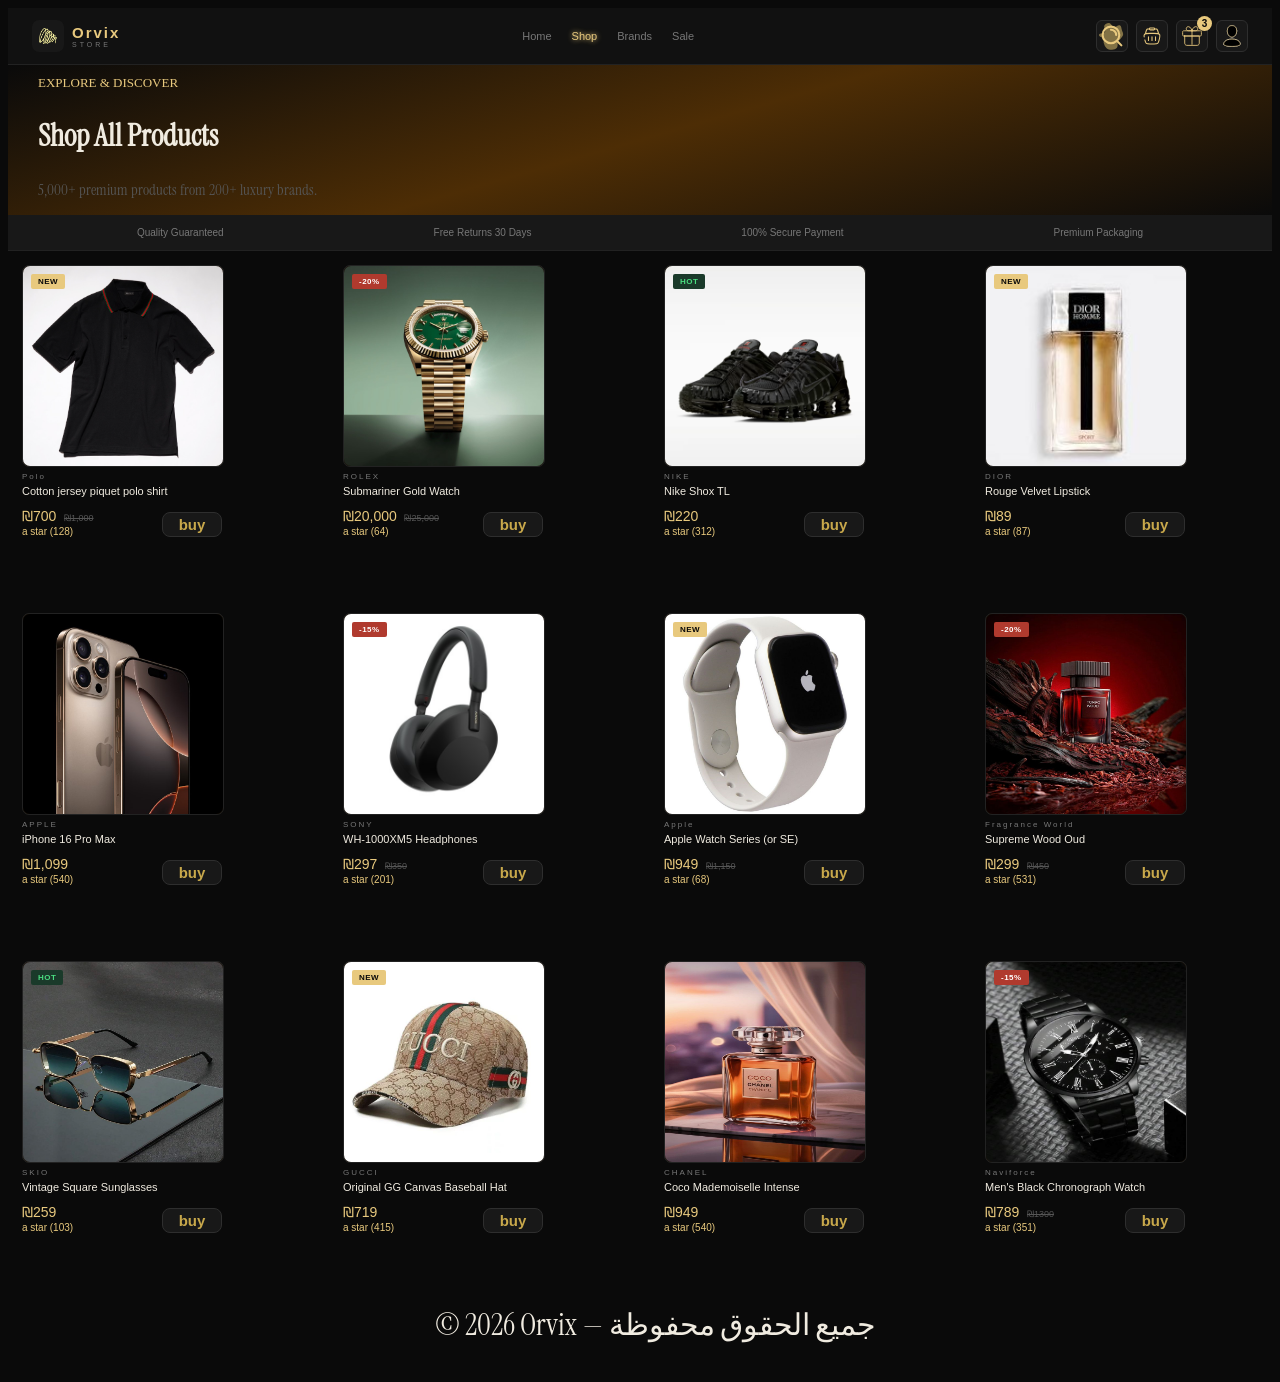
<file: shop.html>
<!DOCTYPE html>
<html lang="en">
<head>
  <meta charset="UTF-8">
  <link rel="stylesheet" href="shop.css">
  <link rel="shortcut icon" href="images/Logo.png" type="image/x-icon">
  <meta name="viewport" content="width=device-width, initial-scale=1.0">
  <title>Shop Page</title>
</head>
<body>

  <nav>
    <div class="logo-wrap">
      <div class="logo-mark">
        <img src="images/Logo.png" alt="Orvix Logo">
      </div>
      <div class="logo-text">
        <strong>Orvix</strong>
        <small>STORE</small>
      </div>
    </div>
    <div class="nav-links">
      <a href="index.html" >Home</a>
      <a href="shop.html" style="color: #e8c97e;text-shadow: 0 0 5px var(--accent);">Shop</a>
      <a href="brands.html"  onclick="alert('This browser will be ready soon.⏱')">Brands</a>
      <a href="sale.html">Sale</a>
    </div>
    <div class="nav-actions">
      <div class="icon-btn"><svg viewBox="-2.4 -2.4 28.80 28.80" fill="none" xmlns="http://www.w3.org/2000/svg" transform="rotate(0)"><g id="SVGRepo_bgCarrier" stroke-width="0"><path transform="translate(-2.4, -2.4), scale(0.8999999999999999)" d="M16,30.569297010079026C17.991562486266474,30.420485064342476,20.26898676865755,29.803652946487034,21.418747268886825,28.170705634412844C22.694313689862845,26.35908246759721,21.442669419232136,23.70492387993391,22.27809959671788,21.65282626738942C22.77800996961356,20.42487818704496,24.3272292070187,20.00708267030901,25.161677548630784,18.976809486084953C26.225624328858167,17.663180130680974,27.601497672716558,16.422282301689155,27.8666618899661,14.752763576898769C28.132930646346175,13.07629048707448,27.173575254020815,11.47615737965878,26.607134534214524,9.875968021340672C25.95939802730548,8.046118878954772,26.072580629138606,5.344022393645578,24.27597227425067,4.609101387400685C22.256224725670997,3.782903013823926,20.18137502825395,6.823949130958483,18.04607398531883,6.3739787224484665C15.916447832623861,5.925204179358952,15.227384203528528,2.585793980184031,13.077174471595885,2.249187014317707C11.142725396280847,1.946356539599575,8.695390868042415,3.0129585525148475,7.846176264506191,4.777224427757588C6.830896273134078,6.886495553260739,9.706653992528684,9.663497880345147,8.533340705855302,11.689122246578332C7.357480451412378,13.719143733369677,2.7262565883006706,12.265095173070229,2.1865139499772006,14.548144112359253C1.6896725252849512,16.64972587948044,5.77391877531578,17.09085686548375,6.808115762956472,18.98662423410822C7.598564228151216,20.435580694824687,6.737476403608116,22.299495055521643,7.267782664225228,23.862523804819304C7.909534355986792,25.75402767461421,8.624207183862001,27.791699517738277,10.208303425466783,29.00836348969666C11.811539032023562,30.23972743705532,13.984080457617278,30.71992894436129,16,30.569297010079026" fill="#827245" strokewidth="0"></path></g><g id="SVGRepo_tracerCarrier" stroke-linecap="round" stroke-linejoin="round"></g><g id="SVGRepo_iconCarrier"> <path d="M11 6C13.7614 6 16 8.23858 16 11M16.6588 16.6549L21 21M19 11C19 15.4183 15.4183 19 11 19C6.58172 19 3 15.4183 3 11C3 6.58172 6.58172 3 11 3C15.4183 3 19 6.58172 19 11Z" stroke="#e8c97e" stroke-width="2" stroke-linecap="round" stroke-linejoin="round"></path> </g></svg></div>
      <div class="icon-btn"><svg viewBox="-5.04 -5.04 34.08 34.08" fill="none" xmlns="http://www.w3.org/2000/svg"><g id="SVGRepo_bgCarrier" stroke-width="0"></g><g id="SVGRepo_tracerCarrier" stroke-linecap="round" stroke-linejoin="round" stroke="#CCCCCC" stroke-width="0.672"></g><g id="SVGRepo_iconCarrier"> <path d="M19.5 9.5L18.7896 6.89465C18.5157 5.89005 18.3787 5.38775 18.0978 5.00946C17.818 4.63273 17.4378 4.34234 17.0008 4.17152C16.5619 4 16.0413 4 15 4M4.5 9.5L5.2104 6.89465C5.48432 5.89005 5.62128 5.38775 5.90221 5.00946C6.18199 4.63273 6.56216 4.34234 6.99922 4.17152C7.43808 4 7.95872 4 9 4" stroke="#e8c97e" stroke-width="1.224"></path> <path d="M9 4C9 3.44772 9.44772 3 10 3H14C14.5523 3 15 3.44772 15 4C15 4.55228 14.5523 5 14 5H10C9.44772 5 9 4.55228 9 4Z" stroke="#e8c97e" stroke-width="1.224"></path> <path d="M8 13V17" stroke="#e8c97e" stroke-width="1.224" stroke-linecap="round" stroke-linejoin="round"></path> <path d="M16 13V17" stroke="#e8c97e" stroke-width="1.224" stroke-linecap="round" stroke-linejoin="round"></path> <path d="M12 13V17" stroke="#e8c97e" stroke-width="1.224" stroke-linecap="round" stroke-linejoin="round"></path> <path d="M3.864 16.4552C4.40967 18.6379 4.68251 19.7292 5.49629 20.3646C6.31008 21 7.435 21 9.68486 21H14.3155C16.5654 21 17.6903 21 18.5041 20.3646C19.3179 19.7292 19.5907 18.6379 20.1364 16.4552C20.9943 13.0234 21.4233 11.3075 20.5225 10.1538C19.6217 9 17.853 9 14.3155 9H9.68486C6.14745 9 4.37875 9 3.47791 10.1538C2.94912 10.831 2.87855 11.702 3.08398 13" stroke="#e8c97e" stroke-width="1.224" stroke-linecap="round"></path> </g></svg></div>
      <div class="icon-btn">
        <svg viewBox="-2.4 -2.4 28.80 28.80" fill="none" xmlns="http://www.w3.org/2000/svg" stroke="#000000"><g id="SVGRepo_bgCarrier" stroke-width="0"></g><g id="SVGRepo_tracerCarrier" stroke-linecap="round" stroke-linejoin="round" stroke="#e8c97e" stroke-width="0.192"></g><g id="SVGRepo_iconCarrier"> <path d="M12 7V20M12 7H8.46429C7.94332 7 7.4437 6.78929 7.07533 6.41421C6.70695 6.03914 6.5 5.53043 6.5 5C6.5 4.46957 6.70695 3.96086 7.07533 3.58579C7.4437 3.21071 7.94332 3 8.46429 3C11.2143 3 12 7 12 7ZM12 7H15.5357C16.0567 7 16.5563 6.78929 16.9247 6.41421C17.293 6.03914 17.5 5.53043 17.5 5C17.5 4.46957 17.293 3.96086 16.9247 3.58579C16.5563 3.21071 16.0567 3 15.5357 3C12.7857 3 12 7 12 7ZM5 12H19V17.8C19 18.9201 19 19.4802 18.782 19.908C18.5903 20.2843 18.2843 20.5903 17.908 20.782C17.4802 21 16.9201 21 15.8 21H8.2C7.07989 21 6.51984 21 6.09202 20.782C5.71569 20.5903 5.40973 20.2843 5.21799 19.908C5 19.4802 5 18.9201 5 17.8V12ZM4.6 12H19.4C19.9601 12 20.2401 12 20.454 11.891C20.6422 11.7951 20.7951 11.6422 20.891 11.454C21 11.2401 21 10.9601 21 10.4V8.6C21 8.03995 21 7.75992 20.891 7.54601C20.7951 7.35785 20.6422 7.20487 20.454 7.10899C20.2401 7 19.9601 7 19.4 7H4.6C4.03995 7 3.75992 7 3.54601 7.10899C3.35785 7.20487 3.20487 7.35785 3.10899 7.54601C3 7.75992 3 8.03995 3 8.6V10.4C3 10.9601 3 11.2401 3.10899 11.454C3.20487 11.6422 3.35785 11.7951 3.54601 11.891C3.75992 12 4.03995 12 4.6 12Z" stroke="#e8c97e" stroke-width="0.8399999999999999" stroke-linecap="round" stroke-linejoin="round"></path> </g></svg>
        <div class="cart-badge">3</div>
      </div>
      <div class="icon-btn" ><svg viewBox="-2.4 -2.4 28.80 28.80" fill="none" xmlns="http://www.w3.org/2000/svg" transform="rotate(0)" stroke="#e8c97e" stroke-width="0.528"><g id="SVGRepo_bgCarrier" stroke-width="0"></g><g id="SVGRepo_tracerCarrier" stroke-linecap="round" stroke-linejoin="round" stroke="#CCCCCC" stroke-width="0.8640000000000001"><path fill-rule="evenodd" clip-rule="evenodd" d="M16.5 7.063C16.5 10.258 14.57 13 12 13c-2.572 0-4.5-2.742-4.5-5.938C7.5 3.868 9.16 2 12 2s4.5 1.867 4.5 5.063zM4.102 20.142C4.487 20.6 6.145 22 12 22c5.855 0 7.512-1.4 7.898-1.857a.416.416 0 0 0 .09-.317C19.9 18.944 19.106 15 12 15s-7.9 3.944-7.989 4.826a.416.416 0 0 0 .091.317z" fill="#000000"></path></g><g id="SVGRepo_iconCarrier"><path fill-rule="evenodd" clip-rule="evenodd" d="M16.5 7.063C16.5 10.258 14.57 13 12 13c-2.572 0-4.5-2.742-4.5-5.938C7.5 3.868 9.16 2 12 2s4.5 1.867 4.5 5.063zM4.102 20.142C4.487 20.6 6.145 22 12 22c5.855 0 7.512-1.4 7.898-1.857a.416.416 0 0 0 .09-.317C19.9 18.944 19.106 15 12 15s-7.9 3.944-7.989 4.826a.416.416 0 0 0 .091.317z" fill="#000000"></path></g></svg></div>
    </div>
  </nav>
  
    <section class="hero">
      <div class="hero-eyebrow">EXPLORE & DISCOVER</div>
      <h1><span>Shop </span><span>All </span><span>Products</span></h1>
      <p>5,000+ premium products from 200+ luxury brands.</p>   
    </section>

  <div class="trust">
    <div class="trust-item"> Quality Guaranteed</div>
    <div class="trust-item"> Free Returns 30 Days</div>
    <div class="trust-item"> 100% Secure Payment</div>
    <div class="trust-item"> Premium Packaging</div>
  </div>
   <div class="product-grid">
    <div class="p-card">
      <div class="p-img" style="background:#1a1208">
        <img src="images/gucci.png" width="200px" style="border-radius: 7px;">
        <div class="badge b-new">NEW</div>
      </div>
      <div class="p-brand">Polo</div>
      <div class="p-name">Cotton jersey piquet polo shirt</div>
      <div class="p-foot">
        <div>
          <span class="p-price">₪700</span>
          <span class="p-old">₪1,000</span>
          <div class="p-stars">a star (128)</div>
        </div>
        <button class="buy-btn" onclick="buy()"><h1>buy</h1></button>
      </div>
    </div>
    <div class="p-card">
      <div class="p-img" style="background:#1a1208">
          <img src="images/ROLEX1.jpg" width="200px" style="border-radius: 7px;">
        <div class="badge b-sale">-20%</div>
      </div>
      <div class="p-brand">ROLEX</div>
      <div class="p-name">Submariner Gold Watch</div>
      <div class="p-foot">
        <div>
          <span class="p-price">₪20,000</span>
          <span class="p-old">₪25,000</span>
          <div class="p-stars">a star (64)</div>
        </div>
        <button class="buy-btn" onclick="buy()"><h1>buy</h1></button>
      </div>
    </div>
    <div class="p-card">
      <div class="p-img" style="background:#1a1208">
        <img src="images/nike.png" width="200px" style="border-radius: 7px;">
        <div class="badge b-hot">HOT</div>
      </div>
      <div class="p-brand">NIKE</div>
      <div class="p-name">Nike Shox TL</div>
      <div class="p-foot">
        <div>
          <span class="p-price">₪220</span>
          <div class="p-stars">a star (312)</div>
        </div>
        <button class="buy-btn" onclick="buy()"><h1>buy</h1></button>
      </div>
    </div>
    <div class="p-card">
      <div class="p-img" style="background:#1a1208">
        <img src="images/dior.jpg" width="200px" style="border-radius: 7px;">
        <div class="badge b-new">NEW</div>
      </div>
      <div class="p-brand">DIOR</div>
      <div class="p-name">Rouge Velvet Lipstick</div>
      <div class="p-foot">
        <div>
          <span class="p-price">₪89</span>
          <div class="p-stars">a star (87)</div>
        </div>
        <button class="buy-btn" onclick="buy()"><h1>buy</h1></button>
      </div>
    </div>
    <div class="p-card">
      <div class="p-img" style="background:#1a1208">
        <img src="images/apple.jpg" width="200px" style="border-radius: 7px;">
      </div>
      <div class="p-brand">APPLE</div>
      <div class="p-name">iPhone 16 Pro Max</div>
      <div class="p-foot">
        <div>
          <span class="p-price">₪1,099</span>
          <div class="p-stars">a star (540)</div>
        </div>
        <button class="buy-btn" onclick="buy()"><h1>buy</h1></button>
      </div>
    </div>
    <div class="p-card">
      <div class="p-img" style="background:#1a1208">
        <img src="images/sony.jpg" width="200px" style="border-radius: 7px;">
        <div class="badge b-sale">-15%</div>
      </div>
      <div class="p-brand">SONY</div>
      <div class="p-name">WH-1000XM5 Headphones</div>
      <div class="p-foot">
        <div>
          <span class="p-price">₪297</span>
          <span class="p-old">₪350</span>
          <div class="p-stars">a star (201)</div>
        </div>
        <button class="buy-btn" onclick="buy()"><h1>buy</h1></button>
      </div>
    </div>
     <div class="p-card">
      <div class="p-img" style="background:#1a1208">
        <img src="images/Apple Watch.png" width="200px" style="border-radius: 7px;">
        <div class="badge b-new">NEW</div>
      </div>
      <div class="p-brand">Apple</div>
      <div class="p-name">Apple Watch Series (or SE)</div>
      <div class="p-foot">
        <div>
          <span class="p-price">₪949</span>
          <span class="p-old">₪1,150</span>
          <div class="p-stars">a star (68)</div>
        </div>
        <button class="buy-btn" onclick="buy()"><h1>buy</h1></button>
      </div>
    </div>
    <div class="p-card">
      <div class="p-img" style="background:#1a1208">
          <img src="images/Men's perfumee.png" width="200px" style="border-radius: 7px; height: 200px
          ;">
        <div class="badge b-sale">-20%</div>
      </div>
      <div class="p-brand">Fragrance World</div>
      <div class="p-name">Supreme Wood Oud</div>
      <div class="p-foot">
        <div>
          <span class="p-price">₪299</span>
          <span class="p-old">₪450</span>
          <div class="p-stars">a star (531)</div>
        </div>
        <button class="buy-btn" onclick="buy()"><h1>buy</h1></button>
      </div>
    </div>
    <div class="p-card">
      <div class="p-img" style="background:#1a1208">
        <img src="images/glasses.jfif" width="200px" style="border-radius: 7px;height: 200px;">
        <div class="badge b-hot">HOT</div>
      </div>
      <div class="p-brand">SKIO</div>
      <div class="p-name">Vintage Square Sunglasses</div>
      <div class="p-foot">
        <div>
          <span class="p-price">₪259</span>
          <div class="p-stars">a star (103)</div>
        </div>
        <button class="buy-btn" onclick="buy()"><h1>buy</h1></button>
      </div>
    </div>
    <div class="p-card">
      <div class="p-img" style="background:#1a1208">
        <img src="images/download.jfif" width="200px" style="border-radius: 7px;">
        <div class="badge b-new">NEW</div>
      </div>
      <div class="p-brand">GUCCI</div>
      <div class="p-name">Original GG Canvas Baseball Hat</div>
      <div class="p-foot">
        <div>
          <span class="p-price">₪719</span>
          <div class="p-stars">a star (415)</div>
        </div>
        <button class="buy-btn" onclick="buy()"><h1>buy</h1></button>
      </div>
    </div>
    <div class="p-card">
      <div class="p-img" style="background:#1a1208">
        <img src="images/Women's perfume.jfif" width="200px" style="border-radius: 7px;height: 200px;">
      </div>
      <div class="p-brand">CHANEL</div>
      <div class="p-name">Coco Mademoiselle Intense</div>
      <div class="p-foot">
        <div>
          <span class="p-price">₪949</span>
          <div class="p-stars">a star (540)</div>
        </div>
        <button class="buy-btn" onclick="buy()"><h1>buy</h1></button>
      </div>
    </div>
    <div class="p-card">
      <div class="p-img" style="background:#1a1208">
        <img src="images/wristwatch.jfif" width="200px" style="border-radius: 7px;height: 200px;">
        <div class="badge b-sale">-15%</div>
      </div>
      <div class="p-brand">Naviforce</div>
      <div class="p-name">Men's Black Chronograph Watch</div>
      <div class="p-foot">
        <div>
          <span class="p-price">₪789</span>
          <span class="p-old">₪1300</span>
          <div class="p-stars">a star (351)</div>
        </div>
        <button class="buy-btn" onclick="buy()"><h1>buy</h1></button>
      </div>
    </div>
  </div>
  </div>
<div class="copy" style="display: flex; justify-content: center; align-items: center;">
 <p class="cs-footer">© 2026 Orvix — جميع الحقوق محفوظة</p></div>
<script src="op.js"></script>  
</body>
</html>
</file>
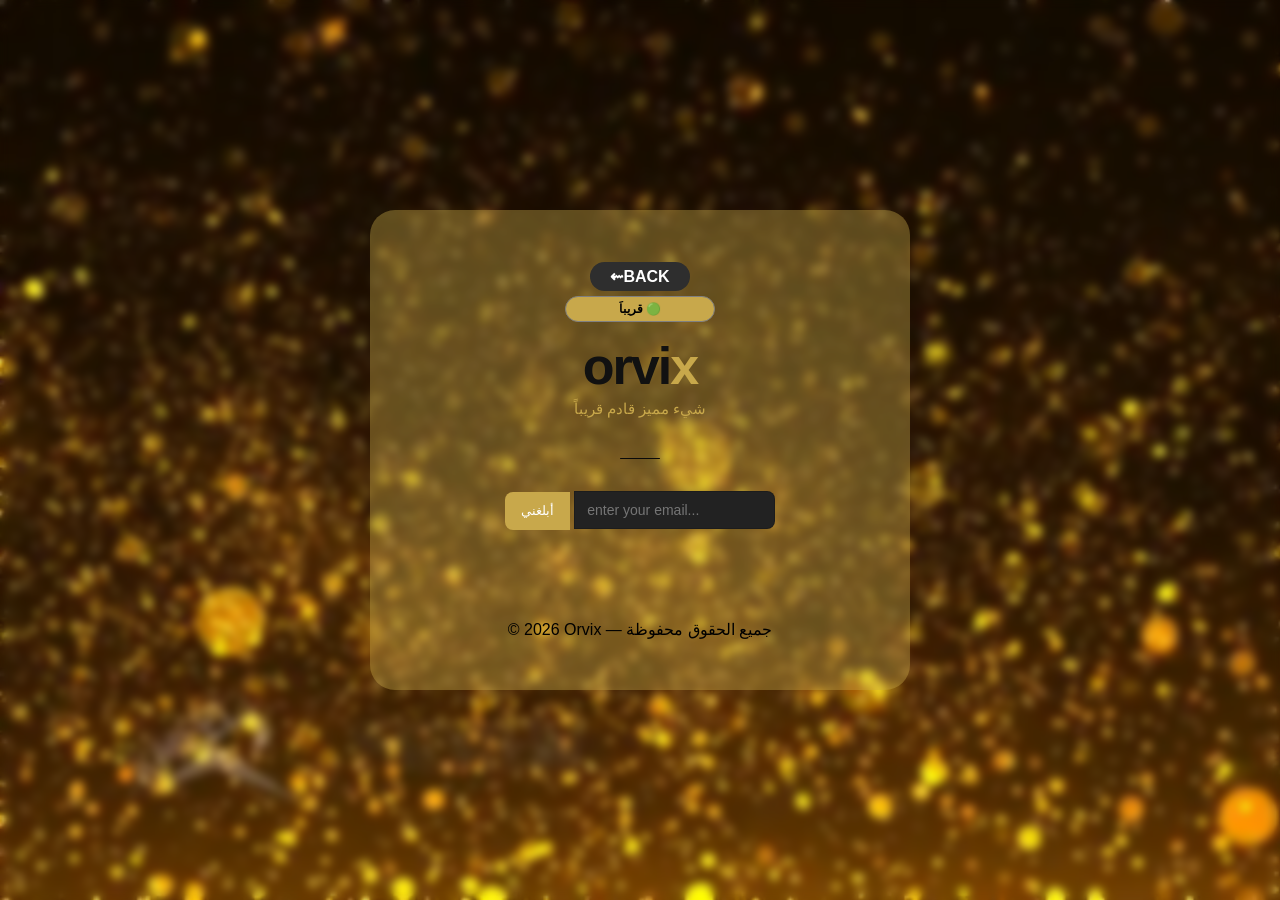
<file: Ovrix 2/brands.html>
<!DOCTYPE html>
<html lang="en">
<head>
    <meta charset="UTF-8">
    <meta name="viewport" content="width=device-width, initial-scale=1.0">
    <title>Brands</title>
    <style>
        :root{
  --bg:#0a0a0a;
  --surface:#111;
  --card:#181818;
  --card2:#1e1e1e;
  --accent:#e8c97e;
  --accent2:#c8a84b;
  --accent-dim:rgba(232,201,126,0.12);
  --text:#f0ebe0;
  --muted:#777;
  --muted2:#555;
  --border:#222;
  --border2:#2e2e2e;
}


    *{
       margin: 0;
       padding: 0;
       box-sizing: border-box;
       font-family:'Segoe UI', Tahoma, Geneva, Verdana, sans-serif; 
    }
    body{
        background-image: url(images/imgeback.png);
        background-size: cover;
        backdrop-filter: blur(5px);
        min-height: 100vh;
        display: flex;
        justify-content: center;
        align-items: center;
        

    }
    .main{
        display: flex;
        justify-content: center;
        align-items: center;
        flex-direction: column;
        background-color: #c8a94b65;
        backdrop-filter: blur(50px);
        width: 90%;
        max-width: 540px;
        padding: 5px 4px;
        text-align: center;
        min-height: 480px;
        border: 0.5 solid gold;
        border-radius: 25px;
    }

    .plite{
        
        font-weight: bold;
        background-color:var(--accent2);
        padding: 5px;
        margin: 0px 60px;
        border-radius: 50px;
        border: 1px solid gray;
        font-size: 12px;
    }

    .plite span{
        animation: pop 8s ease-in-out infinite;
    }

    @keyframes pop{
        0%{
            opacity: 1;
            font-size: 8px;
            transition: all 0.5s;
        }
        50%{
            opacity: 0.5;
            font-size: 5px;
            transition: all 0.5s;
        }
        100%{
        opacity: 1;
        font-size: 8px;
        transition: all 0.5s;
        }
    }

    h1{
       font-size: 52px;
      font-weight: 600;
      letter-spacing: -2px;
      color: #111;
      margin-bottom: 0.5rem;
      line-height: 1;
    }

    h1 span{
        color: var(--accent2);
    }

    .ppp{
        font-size: 15px;
      color:var(--accent2);
      margin-bottom: 2.5rem;
      font-weight: 400;
    }

    .divhr{
        width: 40px;
      height: 1.5px;
      background: var(--bg);
      margin: 0 auto 2rem;
      border-radius: 2px;
    }

    input{
        flex: 1;
      height: 38px;
      border-radius: 8px 8px 8px 0px;
      border-top-left-radius: 0px;
      border: 0.5px solid rgba(0,0,0,0.18);
      padding: 0 12px;
      font-size: 14px;
      background: var(--border);
      color: #111;
      outline: none;
      font-family: inherit;
    }

    input:focus{border-color: var(--accent2);color:wheat;}

    .button{
        height: 38px;
      padding: 0 16px;
      background: var(--accent2);
      color: #fff;
      border: none;
      border-radius: 8px;
      font-size: 13px;
      font-weight: 500;
      cursor: pointer;
      transition: opacity 0.15s;
      font-family: inherit;
       border-radius: 8px 8px 0px 8px;
      border-top-right-radius: 0px;
    }

    .backpage{
        background-color: var(--border2);
        padding: 5px 20px;
        border-radius: 20px;
        margin-bottom: 5px;
        color: white;
        text-decoration: none;
        font-weight: bold;
        transition: all 0.5s;
        animation: pop1 1s ease-in-out infinite;
    }

    .backpage:hover{
        color: var(--accent2);
        background-color: var(--text);
    }

    @keyframes pop1{
        0%{
        }
        50%{
            box-shadow: 0px 0px 10px #e8c97e;
        }
        100%{

        }
    }
    </style>
</head>
<body>
    <div class="main">
        <a href="home.html" class="backpage">⇜BACK</a>
        <div class="form">
            <p class="plite">قريباَ <span> 🟢</span></p>
            <br>
            <h1>orvi<span>x</span></h1>
            <p class="ppp">شيء مميز قادم قريباً</p>
            <form>
                <div class="divhr"></div>
                <input type="button" class="button" onclick="sendEmail()" value="أبلغني">
                <input type="text" id="emailin" placeholder="enter your email...">
            </form>
        </div>
        <br>
                <label for="ssoon" id="soon" style="display: none; color: white;"> سنبلغك حين نطلق!</label>
                
        <br><br><br><br>
        <p class="cs-footer">© 2026 Orvix — جميع الحقوق محفوظة</p></div>
    </div>
    <script src="op.js"></script>

</body>
</html>
</file>
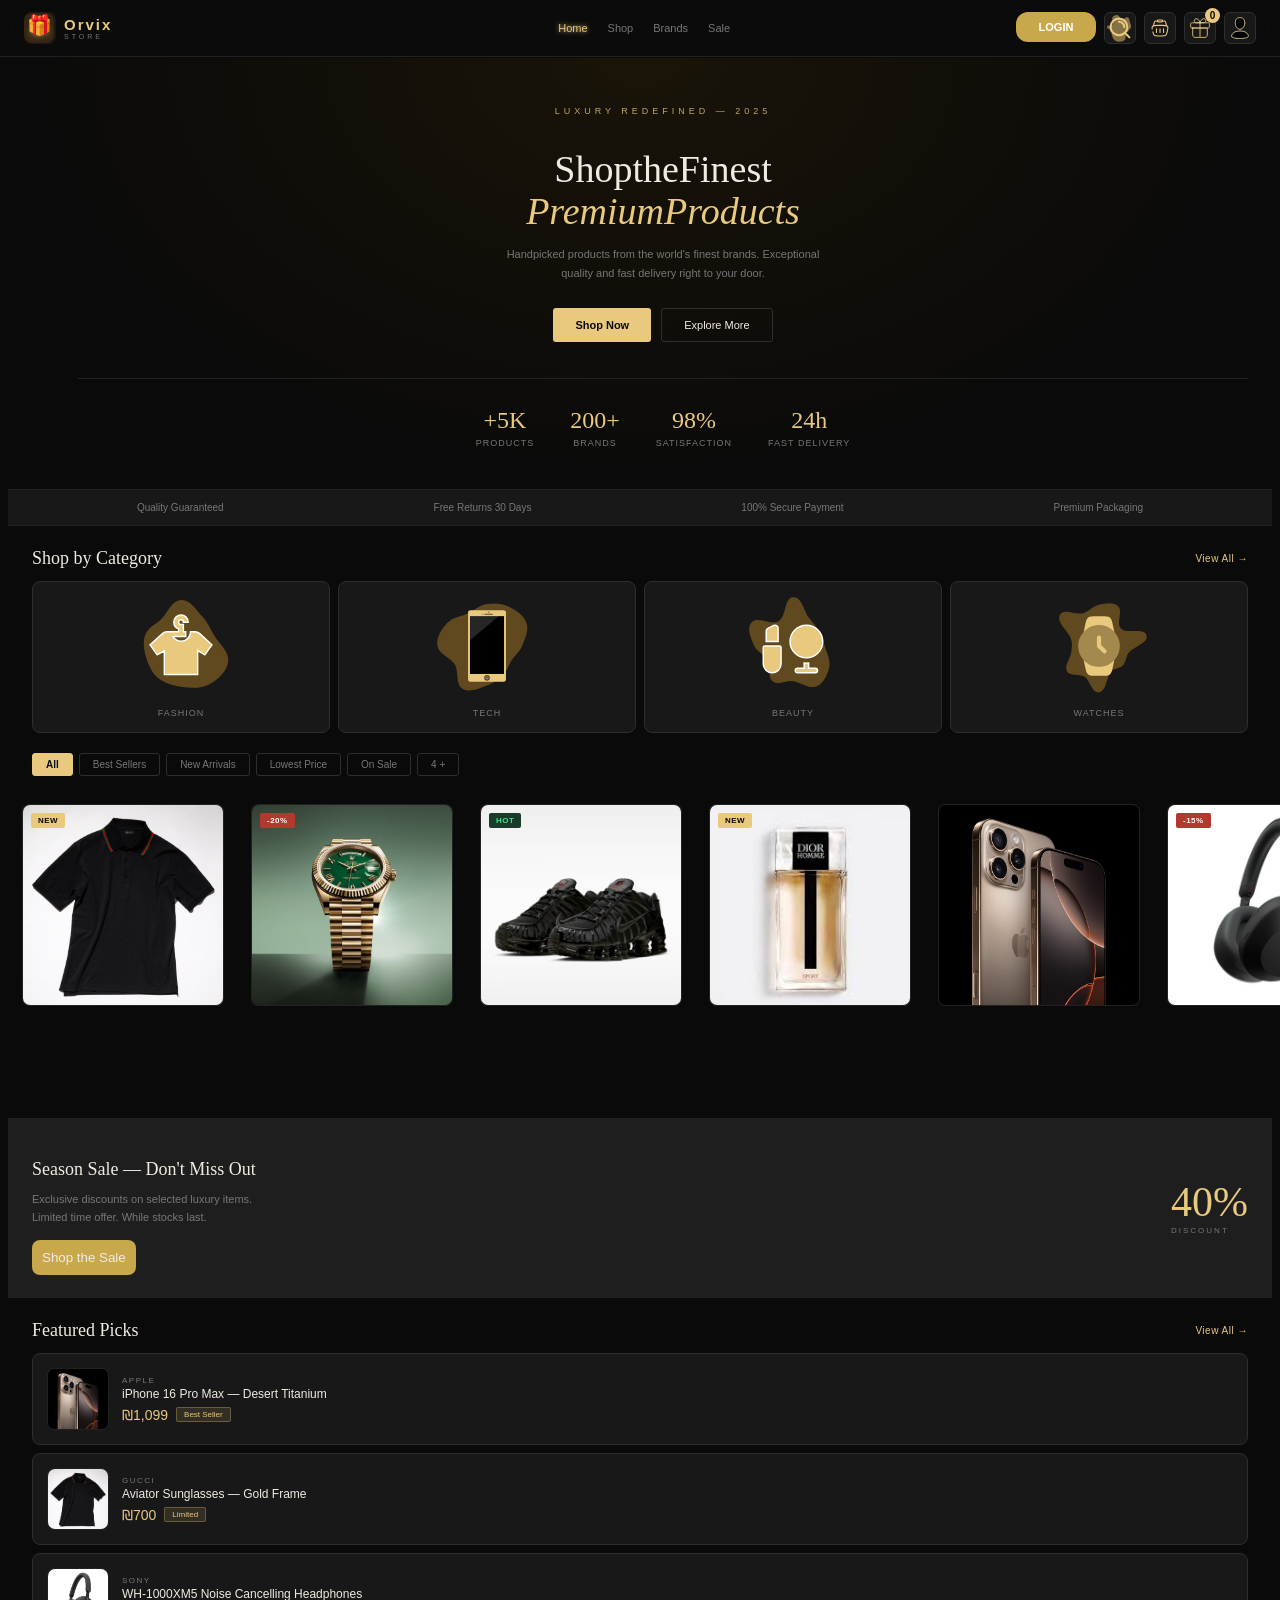
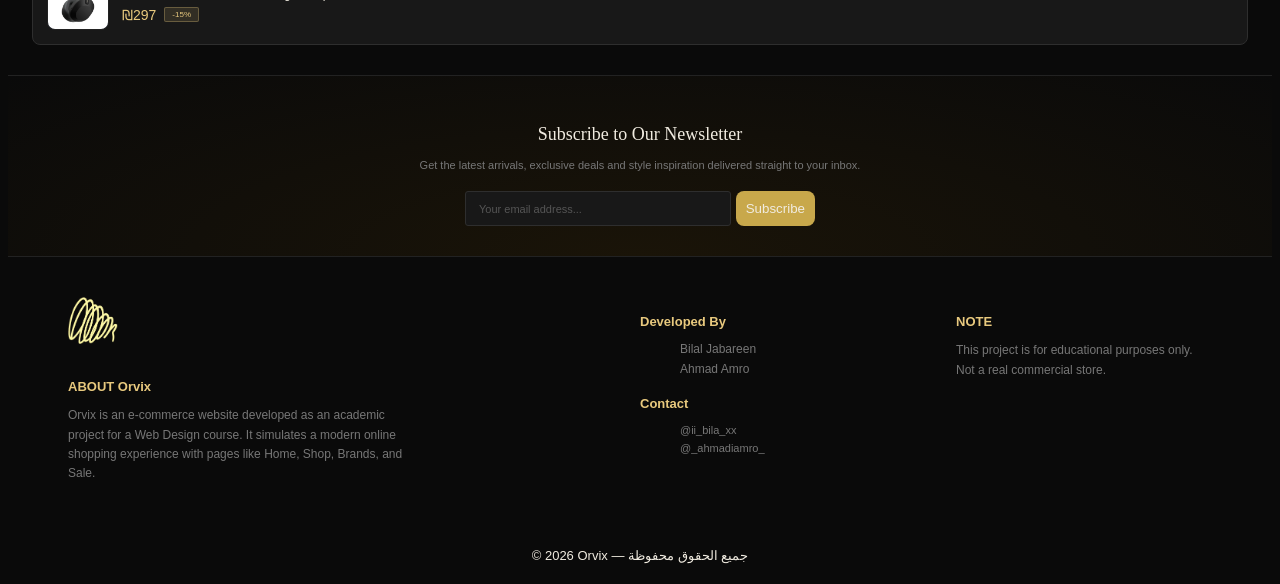
<file: Ovrix 2/home.html>
<!DOCTYPE html>
<html lang="en">
<head>
  <meta charset="UTF-8">
  <link rel="stylesheet" href="home.css">
  <link rel="shortcut icon" href="images/Logo.png" type="image/x-icon">
  <meta name="viewport" content="width=device-width, initial-scale=1.0">

  <title>Home Page</title>
  
</head>
<body>

  
  <nav>
    <div class="dash"><a href="shop.html">🎁</a></div>
    <div class="logo-wrap">
      <div class="logo-mark">
        <img src="images/Logo.png" alt="Orvix Logo">
      </div>
      <div class="logo-text">
        <strong>Orvix</strong>
        <small>STORE</small>
      </div>
    </div>
    <div class="nav-links">
      <a href="home.html" style="color: #e8c97e;text-shadow: 0 0 5px var(--accent);">Home</a>
      <a href="shop.html">Shop</a>
      <a href="brands.html"  onclick="alert('This browser will be ready soon.⏱')">Brands</a>
      <a href="sale.html">Sale</a>
    </div>
    <div class="nav-actions">
      <div class="loginn"><a href="login.html">LOGIN</a></div>
      <div class="icon-btn"><svg viewBox="-2.4 -2.4 28.80 28.80" fill="none" xmlns="http://www.w3.org/2000/svg" transform="rotate(0)"><g id="SVGRepo_bgCarrier" stroke-width="0"><path transform="translate(-2.4, -2.4), scale(0.8999999999999999)" d="M16,30.569297010079026C17.991562486266474,30.420485064342476,20.26898676865755,29.803652946487034,21.418747268886825,28.170705634412844C22.694313689862845,26.35908246759721,21.442669419232136,23.70492387993391,22.27809959671788,21.65282626738942C22.77800996961356,20.42487818704496,24.3272292070187,20.00708267030901,25.161677548630784,18.976809486084953C26.225624328858167,17.663180130680974,27.601497672716558,16.422282301689155,27.8666618899661,14.752763576898769C28.132930646346175,13.07629048707448,27.173575254020815,11.47615737965878,26.607134534214524,9.875968021340672C25.95939802730548,8.046118878954772,26.072580629138606,5.344022393645578,24.27597227425067,4.609101387400685C22.256224725670997,3.782903013823926,20.18137502825395,6.823949130958483,18.04607398531883,6.3739787224484665C15.916447832623861,5.925204179358952,15.227384203528528,2.585793980184031,13.077174471595885,2.249187014317707C11.142725396280847,1.946356539599575,8.695390868042415,3.0129585525148475,7.846176264506191,4.777224427757588C6.830896273134078,6.886495553260739,9.706653992528684,9.663497880345147,8.533340705855302,11.689122246578332C7.357480451412378,13.719143733369677,2.7262565883006706,12.265095173070229,2.1865139499772006,14.548144112359253C1.6896725252849512,16.64972587948044,5.77391877531578,17.09085686548375,6.808115762956472,18.98662423410822C7.598564228151216,20.435580694824687,6.737476403608116,22.299495055521643,7.267782664225228,23.862523804819304C7.909534355986792,25.75402767461421,8.624207183862001,27.791699517738277,10.208303425466783,29.00836348969666C11.811539032023562,30.23972743705532,13.984080457617278,30.71992894436129,16,30.569297010079026" fill="#827245" strokewidth="0"></path></g><g id="SVGRepo_tracerCarrier" stroke-linecap="round" stroke-linejoin="round"></g><g id="SVGRepo_iconCarrier"> <path d="M11 6C13.7614 6 16 8.23858 16 11M16.6588 16.6549L21 21M19 11C19 15.4183 15.4183 19 11 19C6.58172 19 3 15.4183 3 11C3 6.58172 6.58172 3 11 3C15.4183 3 19 6.58172 19 11Z" stroke="#e8c97e" stroke-width="2" stroke-linecap="round" stroke-linejoin="round"></path> </g></svg></div>
      <div class="icon-btn"><svg viewBox="-5.04 -5.04 34.08 34.08" fill="none" xmlns="http://www.w3.org/2000/svg"><g id="SVGRepo_bgCarrier" stroke-width="0"></g><g id="SVGRepo_tracerCarrier" stroke-linecap="round" stroke-linejoin="round" stroke="#CCCCCC" stroke-width="0.672"></g><g id="SVGRepo_iconCarrier"> <path d="M19.5 9.5L18.7896 6.89465C18.5157 5.89005 18.3787 5.38775 18.0978 5.00946C17.818 4.63273 17.4378 4.34234 17.0008 4.17152C16.5619 4 16.0413 4 15 4M4.5 9.5L5.2104 6.89465C5.48432 5.89005 5.62128 5.38775 5.90221 5.00946C6.18199 4.63273 6.56216 4.34234 6.99922 4.17152C7.43808 4 7.95872 4 9 4" stroke="#e8c97e" stroke-width="1.224"></path> <path d="M9 4C9 3.44772 9.44772 3 10 3H14C14.5523 3 15 3.44772 15 4C15 4.55228 14.5523 5 14 5H10C9.44772 5 9 4.55228 9 4Z" stroke="#e8c97e" stroke-width="1.224"></path> <path d="M8 13V17" stroke="#e8c97e" stroke-width="1.224" stroke-linecap="round" stroke-linejoin="round"></path> <path d="M16 13V17" stroke="#e8c97e" stroke-width="1.224" stroke-linecap="round" stroke-linejoin="round"></path> <path d="M12 13V17" stroke="#e8c97e" stroke-width="1.224" stroke-linecap="round" stroke-linejoin="round"></path> <path d="M3.864 16.4552C4.40967 18.6379 4.68251 19.7292 5.49629 20.3646C6.31008 21 7.435 21 9.68486 21H14.3155C16.5654 21 17.6903 21 18.5041 20.3646C19.3179 19.7292 19.5907 18.6379 20.1364 16.4552C20.9943 13.0234 21.4233 11.3075 20.5225 10.1538C19.6217 9 17.853 9 14.3155 9H9.68486C6.14745 9 4.37875 9 3.47791 10.1538C2.94912 10.831 2.87855 11.702 3.08398 13" stroke="#e8c97e" stroke-width="1.224" stroke-linecap="round"></path> </g></svg></div>
      <div class="icon-btn">
        <svg viewBox="-2.4 -2.4 28.80 28.80" fill="none" xmlns="http://www.w3.org/2000/svg" stroke="#000000"><g id="SVGRepo_bgCarrier" stroke-width="0"></g><g id="SVGRepo_tracerCarrier" stroke-linecap="round" stroke-linejoin="round" stroke="#e8c97e" stroke-width="0.192"></g><g id="SVGRepo_iconCarrier"> <path d="M12 7V20M12 7H8.46429C7.94332 7 7.4437 6.78929 7.07533 6.41421C6.70695 6.03914 6.5 5.53043 6.5 5C6.5 4.46957 6.70695 3.96086 7.07533 3.58579C7.4437 3.21071 7.94332 3 8.46429 3C11.2143 3 12 7 12 7ZM12 7H15.5357C16.0567 7 16.5563 6.78929 16.9247 6.41421C17.293 6.03914 17.5 5.53043 17.5 5C17.5 4.46957 17.293 3.96086 16.9247 3.58579C16.5563 3.21071 16.0567 3 15.5357 3C12.7857 3 12 7 12 7ZM5 12H19V17.8C19 18.9201 19 19.4802 18.782 19.908C18.5903 20.2843 18.2843 20.5903 17.908 20.782C17.4802 21 16.9201 21 15.8 21H8.2C7.07989 21 6.51984 21 6.09202 20.782C5.71569 20.5903 5.40973 20.2843 5.21799 19.908C5 19.4802 5 18.9201 5 17.8V12ZM4.6 12H19.4C19.9601 12 20.2401 12 20.454 11.891C20.6422 11.7951 20.7951 11.6422 20.891 11.454C21 11.2401 21 10.9601 21 10.4V8.6C21 8.03995 21 7.75992 20.891 7.54601C20.7951 7.35785 20.6422 7.20487 20.454 7.10899C20.2401 7 19.9601 7 19.4 7H4.6C4.03995 7 3.75992 7 3.54601 7.10899C3.35785 7.20487 3.20487 7.35785 3.10899 7.54601C3 7.75992 3 8.03995 3 8.6V10.4C3 10.9601 3 11.2401 3.10899 11.454C3.20487 11.6422 3.35785 11.7951 3.54601 11.891C3.75992 12 4.03995 12 4.6 12Z" stroke="#e8c97e" stroke-width="0.8399999999999999" stroke-linecap="round" stroke-linejoin="round"></path> </g></svg>
        <div class="cart-badge">0</div>
      </div>
      <div class="icon-btn" ><svg viewBox="-2.4 -2.4 28.80 28.80" fill="none" xmlns="http://www.w3.org/2000/svg" transform="rotate(0)" stroke="#e8c97e" stroke-width="0.528"><g id="SVGRepo_bgCarrier" stroke-width="0"></g><g id="SVGRepo_tracerCarrier" stroke-linecap="round" stroke-linejoin="round" stroke="#CCCCCC" stroke-width="0.8640000000000001"><path fill-rule="evenodd" clip-rule="evenodd" d="M16.5 7.063C16.5 10.258 14.57 13 12 13c-2.572 0-4.5-2.742-4.5-5.938C7.5 3.868 9.16 2 12 2s4.5 1.867 4.5 5.063zM4.102 20.142C4.487 20.6 6.145 22 12 22c5.855 0 7.512-1.4 7.898-1.857a.416.416 0 0 0 .09-.317C19.9 18.944 19.106 15 12 15s-7.9 3.944-7.989 4.826a.416.416 0 0 0 .091.317z" fill="#000000"></path></g><g id="SVGRepo_iconCarrier"><path fill-rule="evenodd" clip-rule="evenodd" d="M16.5 7.063C16.5 10.258 14.57 13 12 13c-2.572 0-4.5-2.742-4.5-5.938C7.5 3.868 9.16 2 12 2s4.5 1.867 4.5 5.063zM4.102 20.142C4.487 20.6 6.145 22 12 22c5.855 0 7.512-1.4 7.898-1.857a.416.416 0 0 0 .09-.317C19.9 18.944 19.106 15 12 15s-7.9 3.944-7.989 4.826a.416.416 0 0 0 .091.317z" fill="#000000"></path></g></svg></div>
    </div>
  </nav>

  
  <section class="Main">
    <div class="Main-eyebrow">LUXURY REDEFINED — 2025</div>
    <h1><span>Shop </span><span>the </span><span>Finest</span><br><em><span>Premium</span><span>Products</span></em></h1>
    <p>Handpicked products from the world's finest brands. Exceptional quality and fast delivery right to your door.</p>
    <div class="Main-btns">
      <button class="PrimaryButton" onclick="shoping()">Shop Now</button>
      <button class="SecondaryButton" onclick="shoping()">Explore More</button>
    </div>
      <div class="Main-stats">
        <div class="stat">
          <strong>+5K</strong>
          <small>PRODUCTS</small>
        </div>
        <div class="stat">
        <strong>200+</strong>
        <small>BRANDS</small> 
      </div>
      <div class="stat">
        <strong>98%</strong>
        <small>SATISFACTION</small>
      </div>
      <div class="stat">
        <strong>24h</strong>
        <small>FAST DELIVERY</small>
      </div>
    </div>
  </section>
  
  <div class="trust">
    <div class="trust-item">Quality Guaranteed</div>
    <div class="trust-item">Free Returns 30 Days</div>
    <div class="trust-item">100% Secure Payment</div>
    <div class="trust-item">Premium Packaging</div>
  </div>
  
  <div class="sec-header">
    <span class="sec-title">Shop by Category</span>
    <span class="sec-link">View All →</span>
  </div>
  
  <div class="cat-grid">
    <div class="cat-card">
      <div class="cat-icon"><svg viewBox="-6 -6 42.00 42.00" id="Layer_1" version="1.1" xml:space="preserve" xmlns="http://www.w3.org/2000/svg" xmlns:xlink="http://www.w3.org/1999/xlink" fill="#ffffff" stroke="#ffffff" stroke-width="0.6"><g id="SVGRepo_bgCarrier" stroke-width="0"><path transform="translate(-6, -6), scale(1.3125)" d="M16,29.055378476778664C19.043711870767485,29.451393973197625,22.250404168161907,29.77782355020791,24.952813604157136,28.322490782110243C27.8530785600818,26.760606572300244,30.78182555304058,24.18946851255787,31.119994776086543,20.91278410968917C31.453411167558567,17.682152180039402,28.20537195233291,15.373992180060764,26.579311107321317,12.562573448655748C25.373568440667274,10.477874386695836,24.482987908682226,8.347946677456743,22.836350966617058,6.590570127552654C20.81270589459063,4.4308309014619365,18.954650485218973,1.0995809757346309,16.000000000000004,1.2717826378842183C13.017304787609056,1.4456187906978286,11.864048314821833,5.275201742853936,9.719086952683593,7.355064837622191C7.976609890018705,9.044658785600879,5.519526671937765,10.047901637769238,4.623084213338917,12.303415978530722C3.698622816924077,14.629428002049945,4.1544145973317415,17.21874487114101,4.842326721678976,19.62534781225808C5.552696758703773,22.110517879594155,6.619527113529468,24.525579000649213,8.593620965977872,26.19400619858481C10.665719911785558,27.945263482381847,13.309652717205335,28.705339031531608,16,29.055378476778664" fill="#60481f" strokewidth="0"></path></g><g id="SVGRepo_tracerCarrier" stroke-linecap="round" stroke-linejoin="round"></g><g id="SVGRepo_iconCarrier"><style type="text/css"> .st0{fill:#FD6A7E;} .st1{fill:#17B978;} .st2{fill:#8797EE;} .st3{fill:#e8c97e;} .st4{fill:#37E0FF;} .st5{fill:#2FD9B9;} .st6{fill:#F498BD;} .st7{fill:#FFDF1D;} .st8{fill:#C6C9CC;} </style><path class="st3" d="M22.9,9.8c-0.6-0.5-1.3-0.8-2-0.8H19c0,2.2-1.8,4-4,4c-1.5,0-2.7-0.8-3.4-2H15h1h1V9h-1V6h-1c-0.6,0-1-0.4-1-1 s0.4-1,1-1s1,0.4,1,1h2c0-1.7-1.3-3-3-3s-3,1.3-3,3c0,1.3,0.8,2.4,2,2.8V9h-3h-1H9.2c-0.7,0-1.5,0.3-2,0.8L2,14.5l3,4.2L8,17v10h14 V16.9l3,1.8l3-4.2L22.9,9.8z"></path></g></svg></div>
      <div class="cat-name">FASHION</div>
    </div>
    <div class="cat-card">
      <div class="cat-icon"><svg version="1.1" id="Layer_1" xmlns="http://www.w3.org/2000/svg" xmlns:xlink="http://www.w3.org/1999/xlink" viewBox="-102.4 -102.4 716.80 716.80" xml:space="preserve" fill="#000000" stroke="#000000" stroke-width="0.00512"><g id="SVGRepo_bgCarrier" stroke-width="0"><path transform="translate(-102.4, -102.4), scale(22.4)" d="M16,28.663524679251406C18.034996564487145,27.96229120315114,19.75910389817246,26.65474671872638,21.261785398580525,25.113679648865528C22.50748693195751,23.836157025847193,22.924051704861743,22.054810201606383,23.900408205482105,20.561302804143022C24.94716741610491,18.960102194084357,26.508038589412557,17.775690272992197,27.21970725745747,16C28.1592837271893,13.655655120214064,29.427848733938273,11.09750429511557,28.65732034660334,8.69229269066924C27.879316719067937,6.2637470536658775,25.51140029378226,4.6124345168131855,23.2158210002082,3.5018314093169316C20.994761432915627,2.4272810052971616,18.44003660421942,2.2026305764731515,16,2.5686709325956674C13.741633771813559,2.907458136439636,11.99610426822311,4.512017499600736,9.934485924185111,5.494221446664419C7.673776721501994,6.571277007631827,4.960258676590158,6.808164702154822,3.2540708018811397,8.641134346394157C1.4092175953672816,10.623073132704082,-0.3336474074897662,13.336838031962161,0.15536490141561288,15.999999999999996C0.6532740455691148,18.71161414978707,4.3067767179052465,19.56767786762145,5.697516058067823,21.948141877196328C7.077361369093411,24.309959082491677,5.833077161648854,28.146912706618142,8.124606655420434,29.64058140240158C10.3790684380316,31.11008855894446,13.455712957407789,29.540253062094372,16,28.663524679251406" fill="#60481f" strokewidth="0"></path></g><g id="SVGRepo_tracerCarrier" stroke-linecap="round" stroke-linejoin="round"></g><g id="SVGRepo_iconCarrier"> <path style="fill:#e8c97e;" d="M376.36,512H135.64c-8.632-0.04-15.616-7.04-15.64-15.672V15.672C120.024,7.04,127.008,0.04,135.64,0 h240.72c8.632,0.04,15.616,7.04,15.64,15.672v480.656C391.976,504.96,384.992,511.96,376.36,512z"></path> <rect x="133.928" y="42.144" width="244.152" height="414.168"></rect> <g> <circle style="fill:#60481f;" cx="268.6" cy="13.536" r="4.128"></circle> <path style="fill:#60481f;" d="M294.896,32.64h-52.592c-1.712-0.008-3.088-1.384-3.096-3.096v-2.056 c0.008-1.712,1.384-3.088,3.096-3.096h52.592c1.712,0.008,3.088,1.384,3.096,3.096v2.064 C297.976,31.256,296.6,32.632,294.896,32.64z"></path> <circle style="fill:#60481f;" cx="226.8" cy="28.52" r="4.128"></circle> </g> <g style="opacity:0.15;"> <polygon style="fill:#FFFFFF;" points="133.928,215.32 133.928,42.144 339.68,42.144 "></polygon> </g> <circle style="fill:#60481f;" cx="256" cy="484.16" r="20.464"></circle> <path style="fill:#FFFFFF;" d="M256,493.904c-5.392,0-9.76-4.368-9.76-9.76s4.368-9.76,9.76-9.76s9.76,4.368,9.76,9.76 C265.752,489.536,261.392,493.896,256,493.904z M256,477.056c-3.912,0.008-7.088,3.184-7.08,7.096s3.184,7.088,7.096,7.08 s7.088-3.184,7.08-7.096S259.912,477.048,256,477.056L256,477.056z"></path> </g></svg></div>
      <div class="cat-name">TECH</div>
    </div>
    <div class="cat-card">
      <div class="cat-icon"><svg viewBox="-4.8 -4.8 33.60 33.60" fill="none" xmlns="http://www.w3.org/2000/svg" stroke="#ffffff" stroke-width="0.4800000000000001"><g id="SVGRepo_bgCarrier" stroke-width="0"><path transform="translate(-4.8, -4.8), scale(1.05)" d="M16,27.265028441945713C18.576290565569572,27.56295726090552,21.05194885991775,29.88046164419812,23.464597604340977,28.929062308775496C25.82386590683016,27.99871291570275,27.079868155659916,25.176940075758022,27.593252254412576,22.693367309868336C28.063477774615446,20.418580656679065,26.77929085803406,18.232369023271147,26.137188918060726,16C25.656260339931197,14.327975678960282,25.136783841579653,12.733582758405126,24.2911539799681,11.213100017772781C23.433789005125004,9.671516984993792,22.237320577182746,8.456147088547715,21.163354129427013,7.056808310361852C19.42562290042193,4.792608437178791,18.8397073294251,0.12302408150256522,16.000000000000004,0.4100313517782421C12.994245063147844,0.713820939741952,13.993020828827394,6.482775357321933,11.40601025770108,8.042976356888012C8.903061048369944,9.552480763961766,4.837926415997247,6.286444944352349,2.7930932207724553,8.374988815850674C0.9736551498356847,10.233319481403072,2.588694129967185,13.61056875053862,3.6155174159341392,15.999999999999998C4.469786899018081,17.9878962877432,7.0492518685093675,18.671955753492462,8.043821304798886,20.59350191139512C9.114210139565053,22.661534044556408,7.685457533480891,25.814448050473633,9.469783764746449,27.310666303870292C11.166677689099608,28.73356959319442,13.800139845085576,27.010630996801364,16,27.265028441945713" fill="#60481f" strokewidth="0"></path></g><g id="SVGRepo_tracerCarrier" stroke-linecap="round" stroke-linejoin="round"></g><g id="SVGRepo_iconCarrier"> <path d="M2 12.5C2 12.2239 2.22386 12 2.5 12H7.5C7.77614 12 8 12.2239 8 12.5V18C8 19.6569 6.65685 21 5 21C3.34315 21 2 19.6569 2 18V12.5Z" fill="#e8c97e"></path> <path d="M3 10.5H7V5.99983C7 5.25644 6.21769 4.77295 5.55279 5.1054L3.55279 6.1054C3.214 6.27479 3 6.62105 3 6.99983V10.5Z" fill="#e8c97e"></path> <path d="M11 10.5C11 7.46243 13.4624 5 16.5 5C19.5376 5 22 7.46243 22 10.5C22 13.5376 19.5376 16 16.5 16C13.4624 16 11 13.5376 11 10.5Z" fill="#e8c97e"></path> <path d="M15.75 17.7103C15.9964 17.7365 16.2466 17.75 16.5 17.75C16.7534 17.75 17.0036 17.7365 17.25 17.7103V19.5H19.5C19.9142 19.5 20.25 19.8358 20.25 20.25C20.25 20.6642 19.9142 21 19.5 21H13.5C13.0858 21 12.75 20.6642 12.75 20.25C12.75 19.8358 13.0858 19.5 13.5 19.5H15.75V17.7103Z" fill="#e8c97e"></path> </g></svg></div>
      <div class="cat-name">BEAUTY</div>
    </div>
    <div class="cat-card">
      <div class="cat-icon"><svg viewBox="-4.8 -4.8 33.60 33.60" fill="none" xmlns="http://www.w3.org/2000/svg"><g id="SVGRepo_bgCarrier" stroke-width="0" transform="translate(0,0), scale(1)"><path transform="translate(-4.8, -4.8), scale(1.05)" d="M16,30.815364816122585C18.56499017633796,30.333032119981045,18.190244934815688,26.103273943810937,19.92748090227999,24.15549812821362C20.89094750378751,23.07526666818276,22.736417989612818,23.218221347270397,23.721701544593067,22.157851498705128C24.725007976148575,21.078085289763983,24.589321961014345,19.33150600343864,25.49233133066379,18.16656268297318C27.147736066817593,16.030978319327094,31.983908151660955,15.115025978120775,31.180825636277717,12.535075612664915C30.337941713132516,9.827260856521713,25.045988143412153,12.39511119027118,23.064310268676703,10.366400549921625C21.375971293569194,8.637990858828557,23.780329368512273,5.035115599998713,22.130478810944943,3.2699295778394966C20.71339132819446,1.7537783087110774,18.035344182968604,2.40300062197985,16,2.8082482765118275C14.103568673954952,3.185837655886382,12.814457955172806,5.01380887045912,10.942289746323475,5.497556440577389C8.505564724648092,6.127179250488439,4.540105937054338,3.741941891827062,3.506182114516351,6.036512710783761C2.2965687116357625,8.720988642149331,6.276037158209046,11.15386176133258,7.122903253222139,13.973860596017921C7.51667558079811,15.285092101724153,7.287431961359175,16.67234414795387,7.107789855333392,18.02958893842604C6.8301868790579485,20.126954649087093,4.770719836791114,22.291929927904985,5.775513411031707,24.153755969687232C6.697281376405748,25.861740222782288,9.664218080135464,24.72017198486416,11.29036300262311,25.7796619951418C13.240439186031423,27.050204495401125,13.712629154202817,31.24549268066827,16,30.815364816122585" fill="#60481f" strokewidth="0"></path></g><g id="SVGRepo_tracerCarrier" stroke-linecap="round" stroke-linejoin="round" stroke="#CCCCCC" stroke-width="0.048"></g><g id="SVGRepo_iconCarrier"> <path opacity="0.5" d="M12 18.9769C15.866 18.9769 19 15.8533 19 12.0002C19 8.14703 15.866 5.02344 12 5.02344C8.13401 5.02344 5 8.14703 5 12.0002C5 15.8533 8.13401 18.9769 12 18.9769Z" fill="#e8c97e"></path> <path d="M11.2088 2H12.7914C14.3297 2 15.0988 2 15.6472 2.43992C16.1956 2.87983 16.3625 3.63065 16.6962 5.13228L17.0001 6.5L17.1564 7.2817C15.877 5.89351 14.0405 5.02344 12.0001 5.02344C9.95971 5.02344 8.12322 5.89351 6.84375 7.2817L7.00009 6.5L7.30403 5.13228C7.63772 3.63065 7.80457 2.87983 8.35298 2.43992C8.90139 2 9.67052 2 11.2088 2Z" fill="#e8c97e"></path> <path d="M17.1562 16.7188C15.8768 18.1069 14.0403 18.9769 12 18.9769C9.95967 18.9769 8.12322 18.1069 6.84375 16.7188L7 17.5L7.30394 18.8677C7.63763 20.3693 7.80448 21.1202 8.35289 21.5601C8.90129 22 9.67042 22 11.2087 22H12.7913C14.3296 22 15.0987 22 15.6471 21.5601C16.1955 21.1202 16.3624 20.3693 16.6961 18.8677L17 17.5L17.1562 16.7188Z" fill="#e8c97e"></path> <path d="M12.6998 9.1381C12.6998 8.75279 12.3864 8.44043 11.9998 8.44043C11.6132 8.44043 11.2998 8.75279 11.2998 9.1381V12.0004C11.2998 12.1901 11.3774 12.3717 11.5146 12.5033L13.3813 14.2922C13.66 14.5592 14.1031 14.5506 14.3711 14.2728C14.639 13.9951 14.6303 13.5534 14.3516 13.2864L12.6998 11.7033V9.1381Z" fill="#e8c97e"></path> </g></svg></div>
      <div class="cat-name">WATCHES</div>
    </div>
  </div>

  <div class="filter-row">
    <div class="pill active">All</div>
    <div class="pill">Best Sellers</div>
    <div class="pill">New Arrivals</div>
    <div class="pill">Lowest Price</div>
    <div class="pill">On Sale</div>
    <div class="pill">4 +</div>
  </div>


  <div class="product-grid">
    <div class="p-card">
      <div class="p-img" style="background:#1a1208">
        <img src="images/gucci.png" width="200px" style="border-radius: 7px;">
        <div class="badge b-new">NEW</div>
      </div>
      <div class="p-brand">Gucci</div>
      <div class="p-name">Cotton jersey piquet polo shirt</div>
      <div class="p-foot">
        <div>
          <span class="p-price">₪700</span>
          <span class="p-old">₪1,000</span>
          <div class="p-stars">a star (128)</div>
        </div>
        <div class="add-btn">+</div>
      </div>
    </div>
    <div class="p-card">
      <div class="p-img" style="background:#1a1208">
          <img src="images/ROLEX1.jpg" width="200px" style="border-radius: 7px;">
        <div class="badge b-sale">-20%</div>
      </div>
      <div class="p-brand">ROLEX</div>
      <div class="p-name">Submariner Gold Watch</div>
      <div class="p-foot">
        <div>
          <span class="p-price">₪20,000</span>
          <span class="p-old">₪25,000</span>
          <div class="p-stars">a star (64)</div>
        </div>
        <div class="add-btn">+</div>
      </div>
    </div>
    <div class="p-card">
      <div class="p-img" style="background:#1a1208">
        <img src="images/nike.png" width="200px" style="border-radius: 7px;">
        <div class="badge b-hot">HOT</div>
      </div>
      <div class="p-brand">NIKE</div>
      <div class="p-name">Nike Shox TL</div>
      <div class="p-foot">
        <div>
          <span class="p-price">₪220</span>
          <div class="p-stars">a star (312)</div>
        </div>
        <div class="add-btn">+</div>
      </div>
    </div>
    <div class="p-card">
      <div class="p-img" style="background:#1a1208">
        <img src="images/dior.jpg" width="200px" style="border-radius: 7px;">
        <div class="badge b-new">NEW</div>
      </div>
      <div class="p-brand">DIOR</div>
      <div class="p-name">Rouge Velvet Lipstick</div>
      <div class="p-foot">
        <div>
          <span class="p-price">₪89</span>
          <div class="p-stars">a star (87)</div>
        </div>
        <div class="add-btn">+</div>
      </div>
    </div>
    <div class="p-card">
      <div class="p-img" style="background:#1a1208">
        <img src="images/apple.jpg" width="200px" style="border-radius: 7px;">
      </div>
      <div class="p-brand">APPLE</div>
      <div class="p-name">iPhone 16 Pro Max</div>
      <div class="p-foot">
        <div>
          <span class="p-price">₪4,500</span>
          <div class="p-stars">a star (540)</div>
        </div>
        <div class="add-btn">+</div>
      </div>
    </div>
    <div class="p-card">
      <div class="p-img" style="background:#1a1208">
        <img src="images/sony.jpg" width="200px" style="border-radius: 7px;">
        <div class="badge b-sale">-15%</div>
      </div>
      <div class="p-brand">SONY</div>
      <div class="p-name">WH-1000XM5 Headphones</div>
      <div class="p-foot">
        <div>
          <span class="p-price">₪297</span>
          <span class="p-old">₪350</span>
          <div class="p-stars">a star (201)</div>
        </div>
        <div class="add-btn">+</div>
      </div>
    </div>
  </div>

  <div class="promo">
    <div class="promo-left">
      <h3>Season Sale — Don't Miss Out</h3>
      <p>Exclusive discounts on selected luxury items.<br>Limited time offer. While stocks last.</p>
      <button class="btn-gold">Shop the Sale</button>
    </div>
    <div class="promo-right">
      <div class="promo-pct">40%</div>
      <small>DISCOUNT</small>
    </div>
  </div>

  <div class="sec-header">
    <span class="sec-title">Featured Picks</span>
    <span class="sec-link">View All →</span>
  </div>

  <div class="featured">
    <div class="feat-card">
      <div class="feat-img"><img src="images/apple.jpg" width="60px" style="border-radius: 7px;"></div>
      <div class="feat-info">
        <div class="brand">APPLE</div>
        <div class="name">iPhone 16 Pro Max — Desert Titanium</div>
        <div class="feat-row">
          <span class="feat-price">₪1,099</span>
          <span class="feat-tag">Best Seller</span>
          
        </div>
      </div>
    </div>
    <div class="feat-card">
      <div class="feat-img" style="background:#1a1208"><img src="images/gucci.png" width="60px" style="border-radius: 7px;"></div>
      <div class="feat-info">
        <div class="brand">GUCCI</div>
        <div class="name">Aviator Sunglasses — Gold Frame</div>
        <div class="feat-row">
          <span class="feat-price">₪700</span>
          <span class="feat-tag">Limited</span>
        </div>
      </div>
    </div>
    <div class="feat-card">
      <div class="feat-img" style="background:#0a0f1a"><img src="images/sony.jpg" width="60px" style="border-radius: 7px;"></div>
      <div class="feat-info">
        <div class="brand">SONY</div>
        <div class="name">WH-1000XM5 Noise Cancelling Headphones</div>
        <div class="feat-row">
          <span class="feat-price">₪297</span>
          <span class="feat-tag">-15%</span>
          
        </div>
      </div>
    </div>
  </div>

  <div class="newsletter">
    <h3>Subscribe to Our Newsletter</h3>
    <p>Get the latest arrivals, exclusive deals and style inspiration delivered straight to your inbox.</p>
    <div class="nl-form">
      <input class="nl-input" type="email" placeholder="Your email address...">
      <button class="btn-gold">Subscribe</button>
    </div>
  </div>

  <footer class="footer">

  <div class="footer-content">

    
    <div class="left">
      <img src="images/Logo.png">
      <h4>ABOUT Orvix</h4>
      <p>
        Orvix is an e-commerce website developed as an academic project 
        for a Web Design course. It simulates a modern online shopping 
        experience with pages like Home, Shop, Brands, and Sale.
      </p>
    </div>

   
    <div>
      <h4>Developed By</h4>
      <ul>
        <li>Bilal Jabareen</li>
        <li>Ahmad Amro</li>
      </ul>

      <div class="contact">
        <h4>Contact</h4>
        <ul>
          <li><a href="https://www.instagram.com/ii_bilal_xx/">@ii_bila_xx</a></li>
          <li><a href="https://www.instagram.com/_ahmadiamro_/">@_ahmadiamro_</a></li>
        </ul>
      </div>
    </div>

   
    <div class="note">
      <h4>NOTE</h4>
      <p>
        This project is for educational purposes only.<br>
        Not a real commercial store.
      </p>
    </div>

  </div>

</footer>
<div class="copy" style="display: flex; justify-content: center; align-items: center;">
 <p class="cs-footer">© 2026 Orvix — جميع الحقوق محفوظة</p></div>
<script src="op.js"></script>
</body>
</html>
</file>
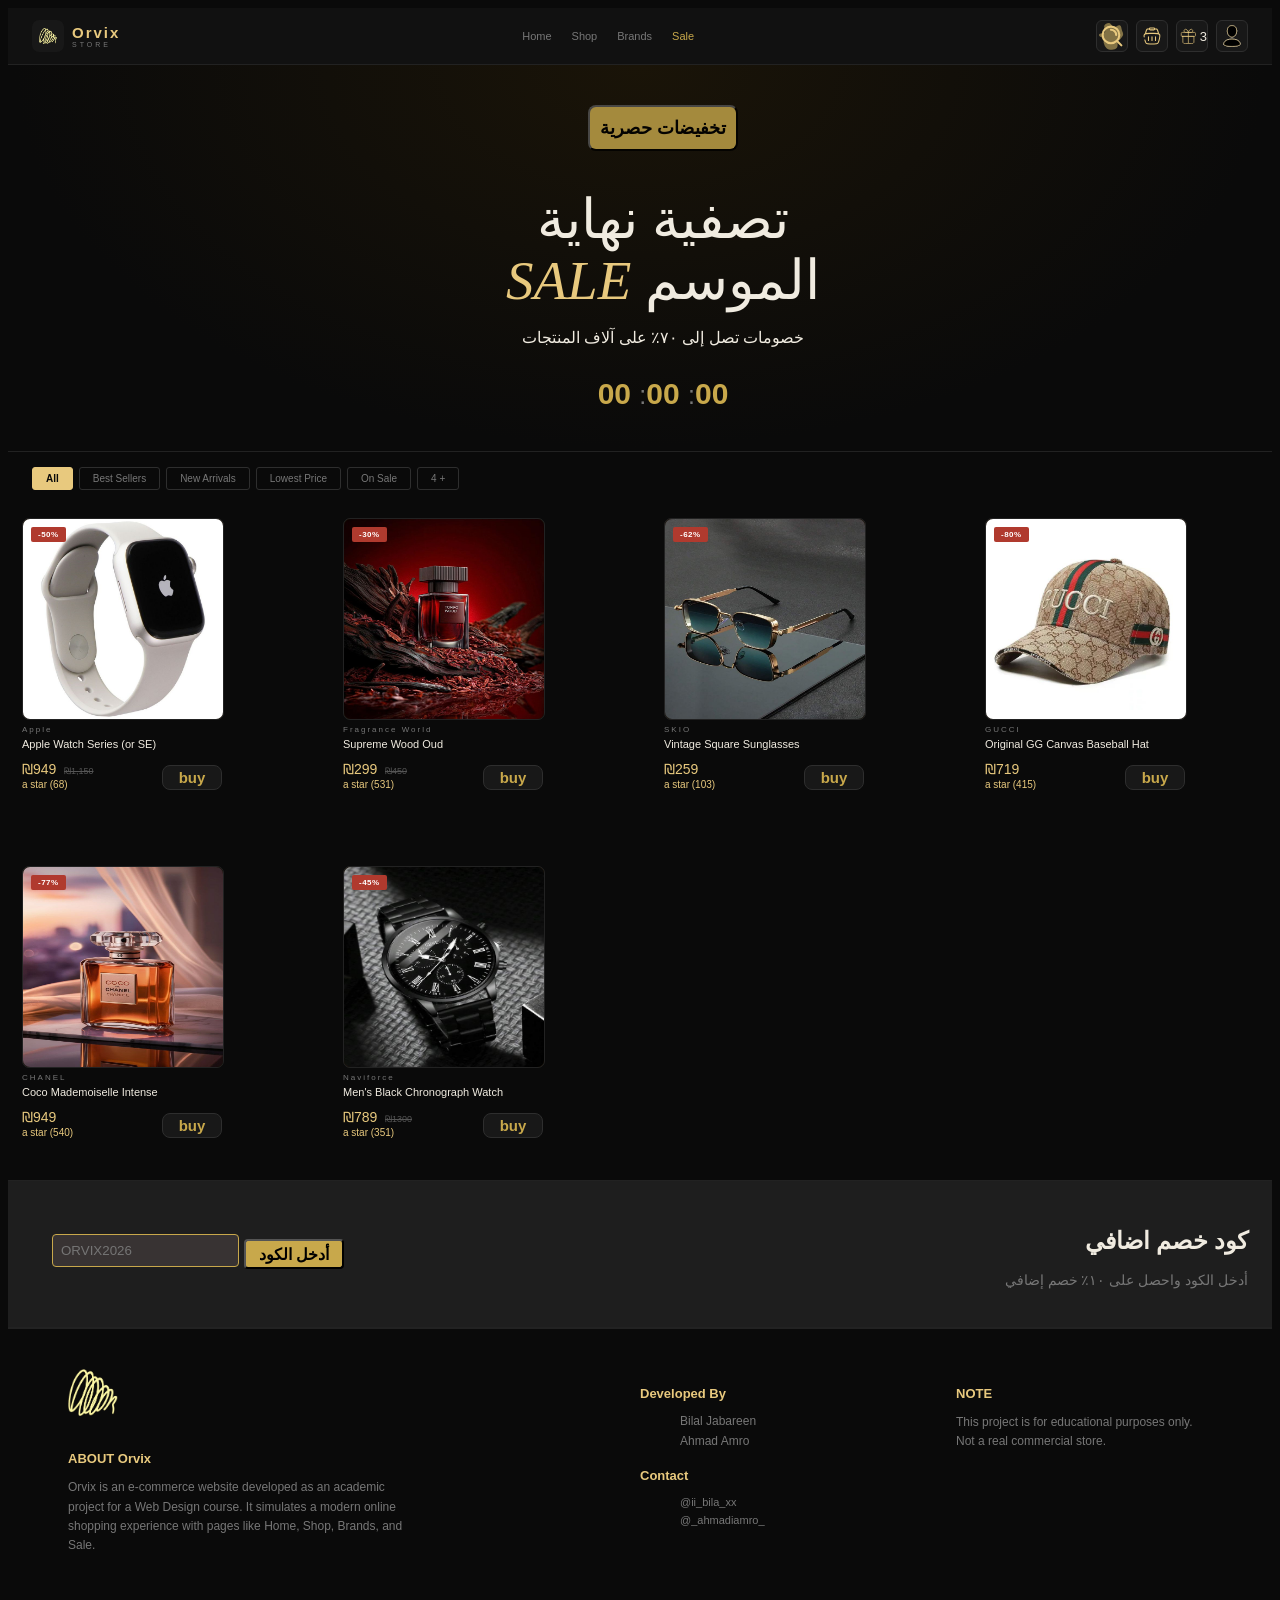
<file: Ovrix 2/sale.html>
<!DOCTYPE html>
<html lang="en">
<head>
    <link rel="stylesheet" href="sale.css">
    <meta charset="UTF-8">
    <meta name="viewport" content="width=device-width, initial-scale=1.0">
    <title>Sale</title>
</head>
<body>
    <nav>
    <div class="logo-wrap">
      <div class="logo-mark">
        <img src="images/Logo.png" alt="Orvix Logo">
      </div>
      <div class="logo-text">
        <strong>Orvix</strong>
        <small>STORE</small>
      </div>
    </div>
    <div class="nav-links">
      <a href="home.html" >Home</a>
      <a href="shop.html">Shop</a>
      <a href="brands.html">Brands</a>
      <a href="sale.html" style="color: #c8a84b;">Sale</a>
    </div>
    <div class="nav-actions">
      <div class="icon-btn"><svg viewBox="-2.4 -2.4 28.80 28.80" fill="none" xmlns="http://www.w3.org/2000/svg" transform="rotate(0)"><g id="SVGRepo_bgCarrier" stroke-width="0"><path transform="translate(-2.4, -2.4), scale(0.8999999999999999)" d="M16,30.569297010079026C17.991562486266474,30.420485064342476,20.26898676865755,29.803652946487034,21.418747268886825,28.170705634412844C22.694313689862845,26.35908246759721,21.442669419232136,23.70492387993391,22.27809959671788,21.65282626738942C22.77800996961356,20.42487818704496,24.3272292070187,20.00708267030901,25.161677548630784,18.976809486084953C26.225624328858167,17.663180130680974,27.601497672716558,16.422282301689155,27.8666618899661,14.752763576898769C28.132930646346175,13.07629048707448,27.173575254020815,11.47615737965878,26.607134534214524,9.875968021340672C25.95939802730548,8.046118878954772,26.072580629138606,5.344022393645578,24.27597227425067,4.609101387400685C22.256224725670997,3.782903013823926,20.18137502825395,6.823949130958483,18.04607398531883,6.3739787224484665C15.916447832623861,5.925204179358952,15.227384203528528,2.585793980184031,13.077174471595885,2.249187014317707C11.142725396280847,1.946356539599575,8.695390868042415,3.0129585525148475,7.846176264506191,4.777224427757588C6.830896273134078,6.886495553260739,9.706653992528684,9.663497880345147,8.533340705855302,11.689122246578332C7.357480451412378,13.719143733369677,2.7262565883006706,12.265095173070229,2.1865139499772006,14.548144112359253C1.6896725252849512,16.64972587948044,5.77391877531578,17.09085686548375,6.808115762956472,18.98662423410822C7.598564228151216,20.435580694824687,6.737476403608116,22.299495055521643,7.267782664225228,23.862523804819304C7.909534355986792,25.75402767461421,8.624207183862001,27.791699517738277,10.208303425466783,29.00836348969666C11.811539032023562,30.23972743705532,13.984080457617278,30.71992894436129,16,30.569297010079026" fill="#827245" strokewidth="0"></path></g><g id="SVGRepo_tracerCarrier" stroke-linecap="round" stroke-linejoin="round"></g><g id="SVGRepo_iconCarrier"> <path d="M11 6C13.7614 6 16 8.23858 16 11M16.6588 16.6549L21 21M19 11C19 15.4183 15.4183 19 11 19C6.58172 19 3 15.4183 3 11C3 6.58172 6.58172 3 11 3C15.4183 3 19 6.58172 19 11Z" stroke="#e8c97e" stroke-width="2" stroke-linecap="round" stroke-linejoin="round"></path> </g></svg></div>
      <div class="icon-btn"><svg viewBox="-5.04 -5.04 34.08 34.08" fill="none" xmlns="http://www.w3.org/2000/svg"><g id="SVGRepo_bgCarrier" stroke-width="0"></g><g id="SVGRepo_tracerCarrier" stroke-linecap="round" stroke-linejoin="round" stroke="#CCCCCC" stroke-width="0.672"></g><g id="SVGRepo_iconCarrier"> <path d="M19.5 9.5L18.7896 6.89465C18.5157 5.89005 18.3787 5.38775 18.0978 5.00946C17.818 4.63273 17.4378 4.34234 17.0008 4.17152C16.5619 4 16.0413 4 15 4M4.5 9.5L5.2104 6.89465C5.48432 5.89005 5.62128 5.38775 5.90221 5.00946C6.18199 4.63273 6.56216 4.34234 6.99922 4.17152C7.43808 4 7.95872 4 9 4" stroke="#e8c97e" stroke-width="1.224"></path> <path d="M9 4C9 3.44772 9.44772 3 10 3H14C14.5523 3 15 3.44772 15 4C15 4.55228 14.5523 5 14 5H10C9.44772 5 9 4.55228 9 4Z" stroke="#e8c97e" stroke-width="1.224"></path> <path d="M8 13V17" stroke="#e8c97e" stroke-width="1.224" stroke-linecap="round" stroke-linejoin="round"></path> <path d="M16 13V17" stroke="#e8c97e" stroke-width="1.224" stroke-linecap="round" stroke-linejoin="round"></path> <path d="M12 13V17" stroke="#e8c97e" stroke-width="1.224" stroke-linecap="round" stroke-linejoin="round"></path> <path d="M3.864 16.4552C4.40967 18.6379 4.68251 19.7292 5.49629 20.3646C6.31008 21 7.435 21 9.68486 21H14.3155C16.5654 21 17.6903 21 18.5041 20.3646C19.3179 19.7292 19.5907 18.6379 20.1364 16.4552C20.9943 13.0234 21.4233 11.3075 20.5225 10.1538C19.6217 9 17.853 9 14.3155 9H9.68486C6.14745 9 4.37875 9 3.47791 10.1538C2.94912 10.831 2.87855 11.702 3.08398 13" stroke="#e8c97e" stroke-width="1.224" stroke-linecap="round"></path> </g></svg></div>
      <div class="icon-btn">
        <svg viewBox="-2.4 -2.4 28.80 28.80" fill="none" xmlns="http://www.w3.org/2000/svg" stroke="#000000"><g id="SVGRepo_bgCarrier" stroke-width="0"></g><g id="SVGRepo_tracerCarrier" stroke-linecap="round" stroke-linejoin="round" stroke="#e8c97e" stroke-width="0.192"></g><g id="SVGRepo_iconCarrier"> <path d="M12 7V20M12 7H8.46429C7.94332 7 7.4437 6.78929 7.07533 6.41421C6.70695 6.03914 6.5 5.53043 6.5 5C6.5 4.46957 6.70695 3.96086 7.07533 3.58579C7.4437 3.21071 7.94332 3 8.46429 3C11.2143 3 12 7 12 7ZM12 7H15.5357C16.0567 7 16.5563 6.78929 16.9247 6.41421C17.293 6.03914 17.5 5.53043 17.5 5C17.5 4.46957 17.293 3.96086 16.9247 3.58579C16.5563 3.21071 16.0567 3 15.5357 3C12.7857 3 12 7 12 7ZM5 12H19V17.8C19 18.9201 19 19.4802 18.782 19.908C18.5903 20.2843 18.2843 20.5903 17.908 20.782C17.4802 21 16.9201 21 15.8 21H8.2C7.07989 21 6.51984 21 6.09202 20.782C5.71569 20.5903 5.40973 20.2843 5.21799 19.908C5 19.4802 5 18.9201 5 17.8V12ZM4.6 12H19.4C19.9601 12 20.2401 12 20.454 11.891C20.6422 11.7951 20.7951 11.6422 20.891 11.454C21 11.2401 21 10.9601 21 10.4V8.6C21 8.03995 21 7.75992 20.891 7.54601C20.7951 7.35785 20.6422 7.20487 20.454 7.10899C20.2401 7 19.9601 7 19.4 7H4.6C4.03995 7 3.75992 7 3.54601 7.10899C3.35785 7.20487 3.20487 7.35785 3.10899 7.54601C3 7.75992 3 8.03995 3 8.6V10.4C3 10.9601 3 11.2401 3.10899 11.454C3.20487 11.6422 3.35785 11.7951 3.54601 11.891C3.75992 12 4.03995 12 4.6 12Z" stroke="#e8c97e" stroke-width="0.8399999999999999" stroke-linecap="round" stroke-linejoin="round"></path> </g></svg>
        <div class="cart-badge">3</div>
      </div>
      <div class="icon-btn" ><svg viewBox="-2.4 -2.4 28.80 28.80" fill="none" xmlns="http://www.w3.org/2000/svg" transform="rotate(0)" stroke="#e8c97e" stroke-width="0.528"><g id="SVGRepo_bgCarrier" stroke-width="0"></g><g id="SVGRepo_tracerCarrier" stroke-linecap="round" stroke-linejoin="round" stroke="#CCCCCC" stroke-width="0.8640000000000001"><path fill-rule="evenodd" clip-rule="evenodd" d="M16.5 7.063C16.5 10.258 14.57 13 12 13c-2.572 0-4.5-2.742-4.5-5.938C7.5 3.868 9.16 2 12 2s4.5 1.867 4.5 5.063zM4.102 20.142C4.487 20.6 6.145 22 12 22c5.855 0 7.512-1.4 7.898-1.857a.416.416 0 0 0 .09-.317C19.9 18.944 19.106 15 12 15s-7.9 3.944-7.989 4.826a.416.416 0 0 0 .091.317z" fill="#000000"></path></g><g id="SVGRepo_iconCarrier"><path fill-rule="evenodd" clip-rule="evenodd" d="M16.5 7.063C16.5 10.258 14.57 13 12 13c-2.572 0-4.5-2.742-4.5-5.938C7.5 3.868 9.16 2 12 2s4.5 1.867 4.5 5.063zM4.102 20.142C4.487 20.6 6.145 22 12 22c5.855 0 7.512-1.4 7.898-1.857a.416.416 0 0 0 .09-.317C19.9 18.944 19.106 15 12 15s-7.9 3.944-7.989 4.826a.416.416 0 0 0 .091.317z" fill="#000000"></path></g></svg></div>
    </div>
  </nav>

  <section class="Main">
    <div class="Main-eyebrow"> <button>تخفيضات حصرية</button></div>
    <h1><span>نهاية </span>     <span>تصفية </span><br><em><span>SALE</span> </em><span>الموسم </span></h1>
    <p>خصومات تصل إلى ٧٠٪ على آلاف المنتجات</p>
   
      <div class="Main-stats">
        <div class="stat">
          <strong>00</strong>
          <small>:</small> 
        </div>
        <div class="stat">
        <strong>00</strong>
        <small>:</small> 
      </div>
      <div class="stat">
        <strong>00</strong>
        
      </div>
      
    </div>
  </section>
  <br>
  <div class="filter-row">
    <div class="pill active">All</div>
    <div class="pill">Best Sellers</div>
    <div class="pill">New Arrivals</div>
    <div class="pill">Lowest Price</div>
    <div class="pill">On Sale</div>
    <div class="pill">4 +</div>
  </div>
  <div class="product-grid">
   <div class="p-card">
      <div class="p-img" style="background:#1a1208">
        <img src="images/Apple Watch.png" width="200px" style="border-radius: 7px;">
        <div class="badge b-sale">-50%</div>
      </div>
      <div class="p-brand">Apple</div>
      <div class="p-name">Apple Watch Series (or SE)</div>
      <div class="p-foot">
        <div>
          <span class="p-price">₪949</span>
          <span class="p-old">₪1,150</span>
          <div class="p-stars">a star (68)</div>
        </div>
        <button class="buy-btn" onclick="buy()"><h1>buy</h1></button>
      </div>
    </div>
    <div class="p-card">
      <div class="p-img" style="background:#1a1208">
          <img src="images/Men's perfumee.png" width="200px" style="border-radius: 7px; height: 200px
          ;">
        <div class="badge b-sale">-30%</div>
      </div>
      <div class="p-brand">Fragrance World</div>
      <div class="p-name">Supreme Wood Oud</div>
      <div class="p-foot">
        <div>
          <span class="p-price">₪299</span>
          <span class="p-old">₪450</span>
          <div class="p-stars">a star (531)</div>
        </div>
        <button class="buy-btn" onclick="buy()"><h1>buy</h1></button>
      </div>
    </div>
    <div class="p-card">
      <div class="p-img" style="background:#1a1208">
        <img src="images/glasses.jfif" width="200px" style="border-radius: 7px;height: 200px;">
        <div class="badge b-sale">-62%</div>
      </div>
      <div class="p-brand">SKIO</div>
      <div class="p-name">Vintage Square Sunglasses</div>
      <div class="p-foot">
        <div>
          <span class="p-price">₪259</span>
          <div class="p-stars">a star (103)</div>
        </div>
        <button class="buy-btn" onclick="buy()"><h1>buy</h1></button>
      </div>
    </div>
    <div class="p-card">
      <div class="p-img" style="background:#1a1208">
        <img src="images/download.jfif" width="200px" style="border-radius: 7px;">
        <div class="badge b-sale">-80%</div>
      </div>
      <div class="p-brand">GUCCI</div>
      <div class="p-name">Original GG Canvas Baseball Hat</div>
      <div class="p-foot">
        <div>
          <span class="p-price">₪719</span>
          <div class="p-stars">a star (415)</div>
        </div>
        <button class="buy-btn" onclick="buy()"><h1>buy</h1></button>
      </div>
    </div>
    <div class="p-card">
      <div class="p-img" style="background:#1a1208">
        <img src="images/Women's perfume.jfif" width="200px" style="border-radius: 7px;height: 200px;">
        <div class="badge b-sale">-77%</div>
      </div>
      <div class="p-brand">CHANEL</div>
      <div class="p-name">Coco Mademoiselle Intense</div>
      <div class="p-foot">
        <div>
          <span class="p-price">₪949</span>
          <div class="p-stars">a star (540)</div>
        </div>
        <button class="buy-btn" onclick="buy()"><h1>buy</h1></button>
      </div>
    </div>
    <div class="p-card">
      <div class="p-img" style="background:#1a1208">
        <img src="images/wristwatch.jfif" width="200px" style="border-radius: 7px;height: 200px;">
        <div class="badge b-sale">-45%</div>
      </div>
      <div class="p-brand">Naviforce</div>
      <div class="p-name">Men's Black Chronograph Watch</div>
      <div class="p-foot">
        <div>
          <span class="p-price">₪789</span>
          <span class="p-old">₪1300</span>
          <div class="p-stars">a star (351)</div>
        </div>
        <button class="buy-btn" onclick="buy()"><h1>buy</h1></button>
      </div>
    </div>
  </div>
   <div class="promo">
    <div class="promo-left">
      <input type="text" placeholder="ORVIX2026" id="codeing" >
      <div class="code-true" style="float: right"> تم تفعيل الكود بنجاح</div>
      <button  class="code" style="float: right" onclick="trycode()">أدخل الكود </button>
      <div class="code-false" style="float: right">الكود خطأ</div>
    </div>
    <div class="promo-right">
      <h3>كود خصم اضافي</h3>
      <p>أدخل الكود واحصل على ١٠٪ خصم إضافي</p>
      
      
    </div>
  </div>

  <footer class="footer">

  <div class="footer-content">

    
    <div class="left">
      <img src="images/Logo.png">
      <h4>ABOUT Orvix</h4>
      <p>
        Orvix is an e-commerce website developed as an academic project 
        for a Web Design course. It simulates a modern online shopping 
        experience with pages like Home, Shop, Brands, and Sale.
      </p>
    </div>

   
    <div>
      <h4>Developed By</h4>
      <ul>
        <li>Bilal Jabareen</li>
        <li>Ahmad Amro</li>
      </ul>

      <div class="contact">
        <h4>Contact</h4>
        <ul>
          <li><a href="https://www.instagram.com/ii_bilal_xx/">@ii_bila_xx</a></li>
          <li><a href="https://www.instagram.com/_ahmadiamro_/">@_ahmadiamro_</a></li>
        </ul>
      </div>
    </div>

   
    <div class="note">
      <h4>NOTE</h4>
      <p>
        This project is for educational purposes only.<br>
        Not a real commercial store.
      </p>
    </div>

  </div>

</footer>
  <script src="op.js"></script>
</body>
</html>
</file>
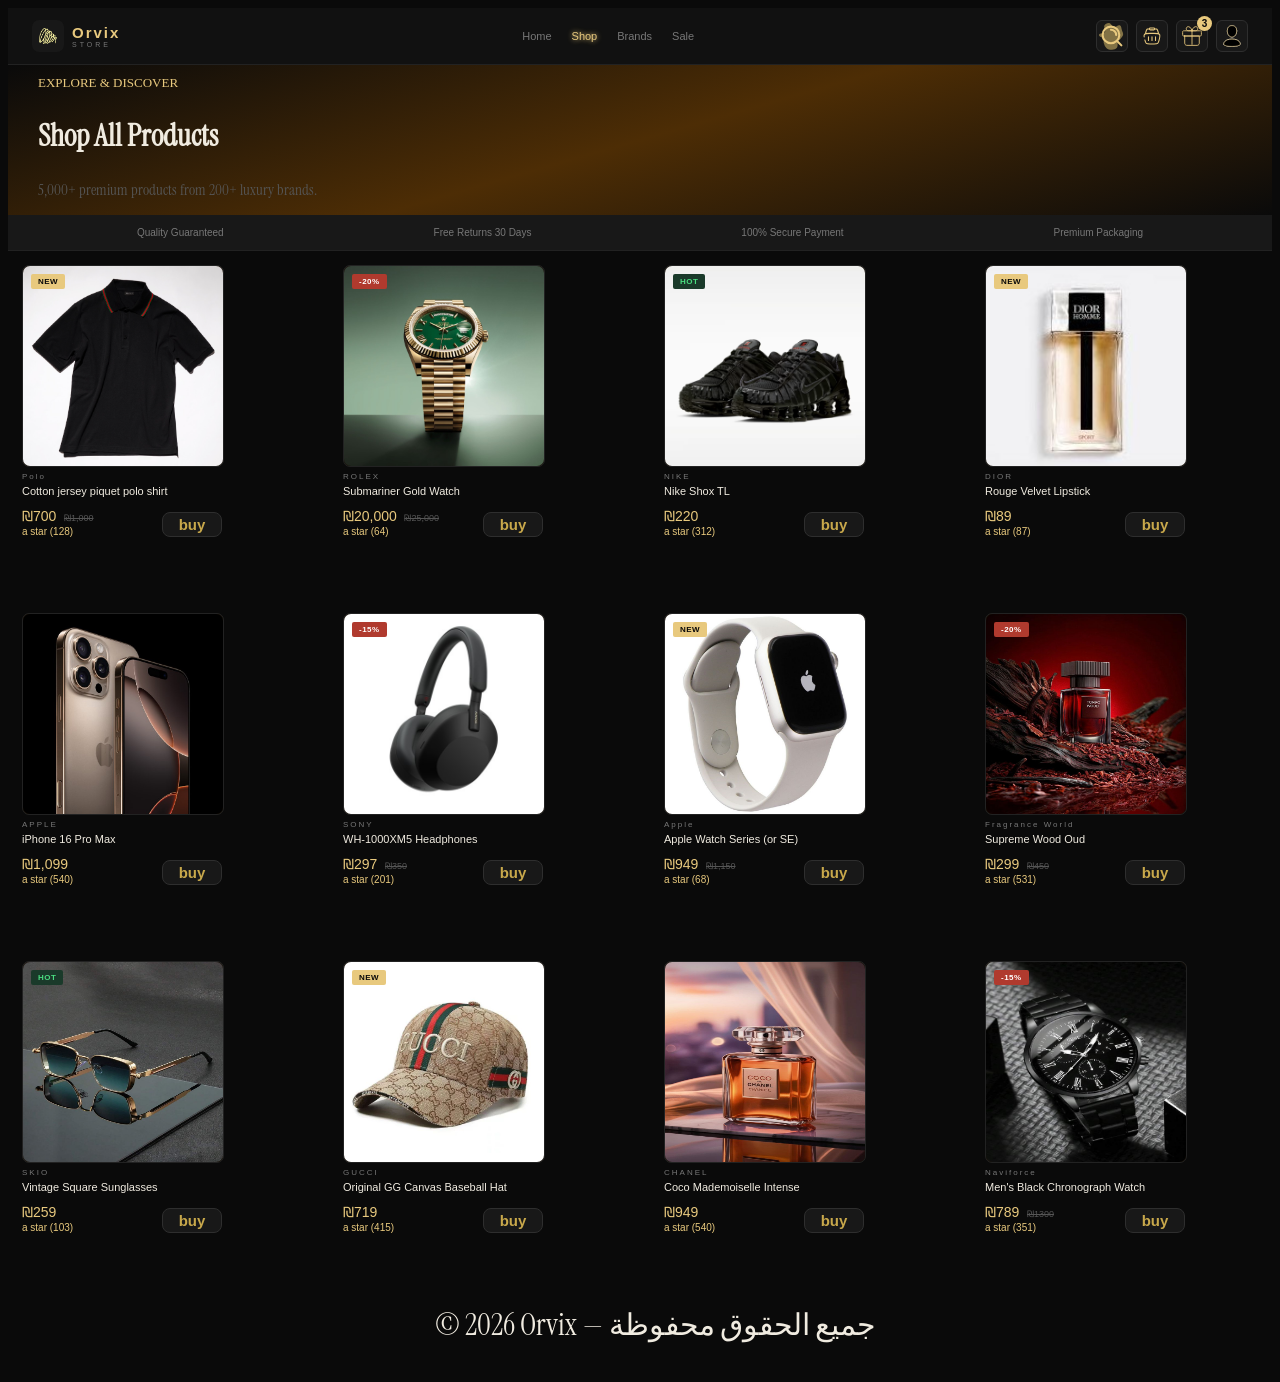
<file: Ovrix 2/shop.html>
<!DOCTYPE html>
<html lang="en">
<head>
  <meta charset="UTF-8">
  <link rel="stylesheet" href="shop.css">
  <link rel="shortcut icon" href="images/Logo.png" type="image/x-icon">
  <meta name="viewport" content="width=device-width, initial-scale=1.0">
  <title>Shop Page</title>
</head>
<body>

  <nav>
    <div class="logo-wrap">
      <div class="logo-mark">
        <img src="images/Logo.png" alt="Orvix Logo">
      </div>
      <div class="logo-text">
        <strong>Orvix</strong>
        <small>STORE</small>
      </div>
    </div>
    <div class="nav-links">
      <a href="home.html" >Home</a>
      <a href="shop.html" style="color: #e8c97e;text-shadow: 0 0 5px var(--accent);">Shop</a>
      <a href="brands.html"  onclick="alert('This browser will be ready soon.⏱')">Brands</a>
      <a href="sale.html">Sale</a>
    </div>
    <div class="nav-actions">
      <div class="icon-btn"><svg viewBox="-2.4 -2.4 28.80 28.80" fill="none" xmlns="http://www.w3.org/2000/svg" transform="rotate(0)"><g id="SVGRepo_bgCarrier" stroke-width="0"><path transform="translate(-2.4, -2.4), scale(0.8999999999999999)" d="M16,30.569297010079026C17.991562486266474,30.420485064342476,20.26898676865755,29.803652946487034,21.418747268886825,28.170705634412844C22.694313689862845,26.35908246759721,21.442669419232136,23.70492387993391,22.27809959671788,21.65282626738942C22.77800996961356,20.42487818704496,24.3272292070187,20.00708267030901,25.161677548630784,18.976809486084953C26.225624328858167,17.663180130680974,27.601497672716558,16.422282301689155,27.8666618899661,14.752763576898769C28.132930646346175,13.07629048707448,27.173575254020815,11.47615737965878,26.607134534214524,9.875968021340672C25.95939802730548,8.046118878954772,26.072580629138606,5.344022393645578,24.27597227425067,4.609101387400685C22.256224725670997,3.782903013823926,20.18137502825395,6.823949130958483,18.04607398531883,6.3739787224484665C15.916447832623861,5.925204179358952,15.227384203528528,2.585793980184031,13.077174471595885,2.249187014317707C11.142725396280847,1.946356539599575,8.695390868042415,3.0129585525148475,7.846176264506191,4.777224427757588C6.830896273134078,6.886495553260739,9.706653992528684,9.663497880345147,8.533340705855302,11.689122246578332C7.357480451412378,13.719143733369677,2.7262565883006706,12.265095173070229,2.1865139499772006,14.548144112359253C1.6896725252849512,16.64972587948044,5.77391877531578,17.09085686548375,6.808115762956472,18.98662423410822C7.598564228151216,20.435580694824687,6.737476403608116,22.299495055521643,7.267782664225228,23.862523804819304C7.909534355986792,25.75402767461421,8.624207183862001,27.791699517738277,10.208303425466783,29.00836348969666C11.811539032023562,30.23972743705532,13.984080457617278,30.71992894436129,16,30.569297010079026" fill="#827245" strokewidth="0"></path></g><g id="SVGRepo_tracerCarrier" stroke-linecap="round" stroke-linejoin="round"></g><g id="SVGRepo_iconCarrier"> <path d="M11 6C13.7614 6 16 8.23858 16 11M16.6588 16.6549L21 21M19 11C19 15.4183 15.4183 19 11 19C6.58172 19 3 15.4183 3 11C3 6.58172 6.58172 3 11 3C15.4183 3 19 6.58172 19 11Z" stroke="#e8c97e" stroke-width="2" stroke-linecap="round" stroke-linejoin="round"></path> </g></svg></div>
      <div class="icon-btn"><svg viewBox="-5.04 -5.04 34.08 34.08" fill="none" xmlns="http://www.w3.org/2000/svg"><g id="SVGRepo_bgCarrier" stroke-width="0"></g><g id="SVGRepo_tracerCarrier" stroke-linecap="round" stroke-linejoin="round" stroke="#CCCCCC" stroke-width="0.672"></g><g id="SVGRepo_iconCarrier"> <path d="M19.5 9.5L18.7896 6.89465C18.5157 5.89005 18.3787 5.38775 18.0978 5.00946C17.818 4.63273 17.4378 4.34234 17.0008 4.17152C16.5619 4 16.0413 4 15 4M4.5 9.5L5.2104 6.89465C5.48432 5.89005 5.62128 5.38775 5.90221 5.00946C6.18199 4.63273 6.56216 4.34234 6.99922 4.17152C7.43808 4 7.95872 4 9 4" stroke="#e8c97e" stroke-width="1.224"></path> <path d="M9 4C9 3.44772 9.44772 3 10 3H14C14.5523 3 15 3.44772 15 4C15 4.55228 14.5523 5 14 5H10C9.44772 5 9 4.55228 9 4Z" stroke="#e8c97e" stroke-width="1.224"></path> <path d="M8 13V17" stroke="#e8c97e" stroke-width="1.224" stroke-linecap="round" stroke-linejoin="round"></path> <path d="M16 13V17" stroke="#e8c97e" stroke-width="1.224" stroke-linecap="round" stroke-linejoin="round"></path> <path d="M12 13V17" stroke="#e8c97e" stroke-width="1.224" stroke-linecap="round" stroke-linejoin="round"></path> <path d="M3.864 16.4552C4.40967 18.6379 4.68251 19.7292 5.49629 20.3646C6.31008 21 7.435 21 9.68486 21H14.3155C16.5654 21 17.6903 21 18.5041 20.3646C19.3179 19.7292 19.5907 18.6379 20.1364 16.4552C20.9943 13.0234 21.4233 11.3075 20.5225 10.1538C19.6217 9 17.853 9 14.3155 9H9.68486C6.14745 9 4.37875 9 3.47791 10.1538C2.94912 10.831 2.87855 11.702 3.08398 13" stroke="#e8c97e" stroke-width="1.224" stroke-linecap="round"></path> </g></svg></div>
      <div class="icon-btn">
        <svg viewBox="-2.4 -2.4 28.80 28.80" fill="none" xmlns="http://www.w3.org/2000/svg" stroke="#000000"><g id="SVGRepo_bgCarrier" stroke-width="0"></g><g id="SVGRepo_tracerCarrier" stroke-linecap="round" stroke-linejoin="round" stroke="#e8c97e" stroke-width="0.192"></g><g id="SVGRepo_iconCarrier"> <path d="M12 7V20M12 7H8.46429C7.94332 7 7.4437 6.78929 7.07533 6.41421C6.70695 6.03914 6.5 5.53043 6.5 5C6.5 4.46957 6.70695 3.96086 7.07533 3.58579C7.4437 3.21071 7.94332 3 8.46429 3C11.2143 3 12 7 12 7ZM12 7H15.5357C16.0567 7 16.5563 6.78929 16.9247 6.41421C17.293 6.03914 17.5 5.53043 17.5 5C17.5 4.46957 17.293 3.96086 16.9247 3.58579C16.5563 3.21071 16.0567 3 15.5357 3C12.7857 3 12 7 12 7ZM5 12H19V17.8C19 18.9201 19 19.4802 18.782 19.908C18.5903 20.2843 18.2843 20.5903 17.908 20.782C17.4802 21 16.9201 21 15.8 21H8.2C7.07989 21 6.51984 21 6.09202 20.782C5.71569 20.5903 5.40973 20.2843 5.21799 19.908C5 19.4802 5 18.9201 5 17.8V12ZM4.6 12H19.4C19.9601 12 20.2401 12 20.454 11.891C20.6422 11.7951 20.7951 11.6422 20.891 11.454C21 11.2401 21 10.9601 21 10.4V8.6C21 8.03995 21 7.75992 20.891 7.54601C20.7951 7.35785 20.6422 7.20487 20.454 7.10899C20.2401 7 19.9601 7 19.4 7H4.6C4.03995 7 3.75992 7 3.54601 7.10899C3.35785 7.20487 3.20487 7.35785 3.10899 7.54601C3 7.75992 3 8.03995 3 8.6V10.4C3 10.9601 3 11.2401 3.10899 11.454C3.20487 11.6422 3.35785 11.7951 3.54601 11.891C3.75992 12 4.03995 12 4.6 12Z" stroke="#e8c97e" stroke-width="0.8399999999999999" stroke-linecap="round" stroke-linejoin="round"></path> </g></svg>
        <div class="cart-badge">3</div>
      </div>
      <div class="icon-btn" ><svg viewBox="-2.4 -2.4 28.80 28.80" fill="none" xmlns="http://www.w3.org/2000/svg" transform="rotate(0)" stroke="#e8c97e" stroke-width="0.528"><g id="SVGRepo_bgCarrier" stroke-width="0"></g><g id="SVGRepo_tracerCarrier" stroke-linecap="round" stroke-linejoin="round" stroke="#CCCCCC" stroke-width="0.8640000000000001"><path fill-rule="evenodd" clip-rule="evenodd" d="M16.5 7.063C16.5 10.258 14.57 13 12 13c-2.572 0-4.5-2.742-4.5-5.938C7.5 3.868 9.16 2 12 2s4.5 1.867 4.5 5.063zM4.102 20.142C4.487 20.6 6.145 22 12 22c5.855 0 7.512-1.4 7.898-1.857a.416.416 0 0 0 .09-.317C19.9 18.944 19.106 15 12 15s-7.9 3.944-7.989 4.826a.416.416 0 0 0 .091.317z" fill="#000000"></path></g><g id="SVGRepo_iconCarrier"><path fill-rule="evenodd" clip-rule="evenodd" d="M16.5 7.063C16.5 10.258 14.57 13 12 13c-2.572 0-4.5-2.742-4.5-5.938C7.5 3.868 9.16 2 12 2s4.5 1.867 4.5 5.063zM4.102 20.142C4.487 20.6 6.145 22 12 22c5.855 0 7.512-1.4 7.898-1.857a.416.416 0 0 0 .09-.317C19.9 18.944 19.106 15 12 15s-7.9 3.944-7.989 4.826a.416.416 0 0 0 .091.317z" fill="#000000"></path></g></svg></div>
    </div>
  </nav>
  
    <section class="hero">
      <div class="hero-eyebrow">EXPLORE & DISCOVER</div>
      <h1><span>Shop </span><span>All </span><span>Products</span></h1>
      <p>5,000+ premium products from 200+ luxury brands.</p>   
    </section>

  <div class="trust">
    <div class="trust-item"> Quality Guaranteed</div>
    <div class="trust-item"> Free Returns 30 Days</div>
    <div class="trust-item"> 100% Secure Payment</div>
    <div class="trust-item"> Premium Packaging</div>
  </div>
   <div class="product-grid">
    <div class="p-card">
      <div class="p-img" style="background:#1a1208">
        <img src="images/gucci.png" width="200px" style="border-radius: 7px;">
        <div class="badge b-new">NEW</div>
      </div>
      <div class="p-brand">Polo</div>
      <div class="p-name">Cotton jersey piquet polo shirt</div>
      <div class="p-foot">
        <div>
          <span class="p-price">₪700</span>
          <span class="p-old">₪1,000</span>
          <div class="p-stars">a star (128)</div>
        </div>
        <button class="buy-btn" onclick="buy()"><h1>buy</h1></button>
      </div>
    </div>
    <div class="p-card">
      <div class="p-img" style="background:#1a1208">
          <img src="images/ROLEX1.jpg" width="200px" style="border-radius: 7px;">
        <div class="badge b-sale">-20%</div>
      </div>
      <div class="p-brand">ROLEX</div>
      <div class="p-name">Submariner Gold Watch</div>
      <div class="p-foot">
        <div>
          <span class="p-price">₪20,000</span>
          <span class="p-old">₪25,000</span>
          <div class="p-stars">a star (64)</div>
        </div>
        <button class="buy-btn" onclick="buy()"><h1>buy</h1></button>
      </div>
    </div>
    <div class="p-card">
      <div class="p-img" style="background:#1a1208">
        <img src="images/nike.png" width="200px" style="border-radius: 7px;">
        <div class="badge b-hot">HOT</div>
      </div>
      <div class="p-brand">NIKE</div>
      <div class="p-name">Nike Shox TL</div>
      <div class="p-foot">
        <div>
          <span class="p-price">₪220</span>
          <div class="p-stars">a star (312)</div>
        </div>
        <button class="buy-btn" onclick="buy()"><h1>buy</h1></button>
      </div>
    </div>
    <div class="p-card">
      <div class="p-img" style="background:#1a1208">
        <img src="images/dior.jpg" width="200px" style="border-radius: 7px;">
        <div class="badge b-new">NEW</div>
      </div>
      <div class="p-brand">DIOR</div>
      <div class="p-name">Rouge Velvet Lipstick</div>
      <div class="p-foot">
        <div>
          <span class="p-price">₪89</span>
          <div class="p-stars">a star (87)</div>
        </div>
        <button class="buy-btn" onclick="buy()"><h1>buy</h1></button>
      </div>
    </div>
    <div class="p-card">
      <div class="p-img" style="background:#1a1208">
        <img src="images/apple.jpg" width="200px" style="border-radius: 7px;">
      </div>
      <div class="p-brand">APPLE</div>
      <div class="p-name">iPhone 16 Pro Max</div>
      <div class="p-foot">
        <div>
          <span class="p-price">₪1,099</span>
          <div class="p-stars">a star (540)</div>
        </div>
        <button class="buy-btn" onclick="buy()"><h1>buy</h1></button>
      </div>
    </div>
    <div class="p-card">
      <div class="p-img" style="background:#1a1208">
        <img src="images/sony.jpg" width="200px" style="border-radius: 7px;">
        <div class="badge b-sale">-15%</div>
      </div>
      <div class="p-brand">SONY</div>
      <div class="p-name">WH-1000XM5 Headphones</div>
      <div class="p-foot">
        <div>
          <span class="p-price">₪297</span>
          <span class="p-old">₪350</span>
          <div class="p-stars">a star (201)</div>
        </div>
        <button class="buy-btn" onclick="buy()"><h1>buy</h1></button>
      </div>
    </div>
     <div class="p-card">
      <div class="p-img" style="background:#1a1208">
        <img src="images/Apple Watch.png" width="200px" style="border-radius: 7px;">
        <div class="badge b-new">NEW</div>
      </div>
      <div class="p-brand">Apple</div>
      <div class="p-name">Apple Watch Series (or SE)</div>
      <div class="p-foot">
        <div>
          <span class="p-price">₪949</span>
          <span class="p-old">₪1,150</span>
          <div class="p-stars">a star (68)</div>
        </div>
        <button class="buy-btn" onclick="buy()"><h1>buy</h1></button>
      </div>
    </div>
    <div class="p-card">
      <div class="p-img" style="background:#1a1208">
          <img src="images/Men's perfumee.png" width="200px" style="border-radius: 7px; height: 200px
          ;">
        <div class="badge b-sale">-20%</div>
      </div>
      <div class="p-brand">Fragrance World</div>
      <div class="p-name">Supreme Wood Oud</div>
      <div class="p-foot">
        <div>
          <span class="p-price">₪299</span>
          <span class="p-old">₪450</span>
          <div class="p-stars">a star (531)</div>
        </div>
        <button class="buy-btn" onclick="buy()"><h1>buy</h1></button>
      </div>
    </div>
    <div class="p-card">
      <div class="p-img" style="background:#1a1208">
        <img src="images/glasses.jfif" width="200px" style="border-radius: 7px;height: 200px;">
        <div class="badge b-hot">HOT</div>
      </div>
      <div class="p-brand">SKIO</div>
      <div class="p-name">Vintage Square Sunglasses</div>
      <div class="p-foot">
        <div>
          <span class="p-price">₪259</span>
          <div class="p-stars">a star (103)</div>
        </div>
        <button class="buy-btn" onclick="buy()"><h1>buy</h1></button>
      </div>
    </div>
    <div class="p-card">
      <div class="p-img" style="background:#1a1208">
        <img src="images/download.jfif" width="200px" style="border-radius: 7px;">
        <div class="badge b-new">NEW</div>
      </div>
      <div class="p-brand">GUCCI</div>
      <div class="p-name">Original GG Canvas Baseball Hat</div>
      <div class="p-foot">
        <div>
          <span class="p-price">₪719</span>
          <div class="p-stars">a star (415)</div>
        </div>
        <button class="buy-btn" onclick="buy()"><h1>buy</h1></button>
      </div>
    </div>
    <div class="p-card">
      <div class="p-img" style="background:#1a1208">
        <img src="images/Women's perfume.jfif" width="200px" style="border-radius: 7px;height: 200px;">
      </div>
      <div class="p-brand">CHANEL</div>
      <div class="p-name">Coco Mademoiselle Intense</div>
      <div class="p-foot">
        <div>
          <span class="p-price">₪949</span>
          <div class="p-stars">a star (540)</div>
        </div>
        <button class="buy-btn" onclick="buy()"><h1>buy</h1></button>
      </div>
    </div>
    <div class="p-card">
      <div class="p-img" style="background:#1a1208">
        <img src="images/wristwatch.jfif" width="200px" style="border-radius: 7px;height: 200px;">
        <div class="badge b-sale">-15%</div>
      </div>
      <div class="p-brand">Naviforce</div>
      <div class="p-name">Men's Black Chronograph Watch</div>
      <div class="p-foot">
        <div>
          <span class="p-price">₪789</span>
          <span class="p-old">₪1300</span>
          <div class="p-stars">a star (351)</div>
        </div>
        <button class="buy-btn" onclick="buy()"><h1>buy</h1></button>
      </div>
    </div>
  </div>
  </div>
<div class="copy" style="display: flex; justify-content: center; align-items: center;">
 <p class="cs-footer">© 2026 Orvix — جميع الحقوق محفوظة</p></div>
<script src="op.js"></script>  
</body>
</html>
</file>
<file: home.css>
:root{
  --bg:#0a0a0a;
  --surface:#111;
  --card:#181818;
  --card2:#1e1e1e;
  --accent:#e8c97e;
  --accent2:#c8a84b;
  --accent-dim:rgba(232,201,126,0.12);
  --text:#f0ebe0;
  --muted:#777;
  --muted2:#555;
  --border:#222;
  --border2:#2e2e2e;
}

body,#root{
    background:var(--bg);
    color:var(--text);
    font-family:'DM Sans',sans-serif;
    font-size:13px;
}
.loginn{
        width: 80px;
        height: 30px;
        border-radius: 12px;
        position: relative;
        background-color: var(--accent2);
        color: #ffffff;
        font-weight: bold;

    }
.loginn a{
        color: #ffffff;
        font-weight: bold;
        text-decoration: none;
        line-height: 30px;
        text-align: center;
        display: flex;
        align-items: center;
        justify-content: center;
    }
.loginn:hover{
    background-color: white;
}
.loginn a:hover{
    color: var(--accent2);
}    
a{
    color:inherit;
    text-decoration:none;
}
nav{
    display:flex;
    align-items:center;
    justify-content:space-between;
    padding:12px 24px;
    border-bottom:0.5px solid var(--border);
    background:#1111113f;
    backdrop-filter: blur(10px);
    
    z-index: 2;
    position:fixed ;
    right: 0;
    top: 0;
    left: 0;
    right: 0;
}
.logo-wrap{
    display:flex;
    align-items:center;
    gap:8px;
}
.logo-mark{
    width:32px;
    height:32px;
    border-radius:7px;
    background:var(--card);
    display:flex;
    align-items:center;
    justify-content:center;
    flex-shrink:0;
}

.logo-mark img{
    width:18px;
}   
.logo-text strong{
    padding:0px 160px 0px 0px; 
    font-size:15px;
    color:var(--accent);
    letter-spacing:2px;
    font-weight:700;
}
.logo-text small{
    font-size:7px;
    color:var(--muted);
    letter-spacing:3px;
    display:block;
}
.nav-links ,a{
    display:flex;
    gap:20px;
    font-size:11px;
    color:var(--muted);
    transition: 1s;
    animation-timing-function: ease-in;
}
.nav-actions{
    display:flex;
    gap:8px;
}
.icon-btn{
    width:30px;
    height:30px;
    border-radius:6px;
    border:0.5px solid var(--border2);
    display:flex;
    align-items:center;
    justify-content:center;
    background:var(--card);
    cursor:pointer;
    font-size:13px;
    position:relative;
}
.cart-badge{
    position:absolute;
    top:-5px;
    right:-5px;
    width:15px;
    height:15px;
    background:var(--accent);
    color:#0a0a0a;
    border-radius:50%;
    font-size:10px;
    font-weight:700;
    display:flex;
    align-items:center;
    justify-content:center;
}
.Main{
    padding:48px 24px 40px 70px;
    text-align:center;
    background:radial-gradient(ellipse at 50% 0%,#1a1408 0%,var(--bg) 70%);
    border-bottom:0.5px solid var(--border);
    animation: s1 3s ease-in-out;
}


.Main-eyebrow{
    font-size:9px;
    letter-spacing:4px;
    color:var(--accent);
    margin-bottom:14px;
    opacity:.8;
}
.Main h1{
    font-size:38px;
    font-weight:400;
    line-height:1.12;
    margin-bottom:12px;
    color:var(--text);
    font-family:Georgia,serif;
}

.Main h1 span{
    display:inline-block;
    transition: 0.5s;
    animation-timing-function: ease-in-out;
}

.Main h1:has(span:hover) span:not(:hover){
    filter: blur(10px);
    transition: 0.5s;
    animation-timing-function: ease-in-out;
}

.Main h1 em{
    color:var(--accent);
    font-style:italic;
}
.Main p{
    font-size:11px;
    color:var(--muted);
    max-width:340px;
    margin:0 auto 24px;
    line-height:1.8;
}
.Main-btns{
    display:flex;
    gap:10px;
    justify-content:center;
}
.PrimaryButton{
    background:var(--accent);
    color:#0a0a0a;
    font-size:11px;
    font-weight:600;
    padding:10px 22px;
    border-radius:3px;
    border:none;
    cursor:pointer;
    transition: 0.5s;
    animation-timing-function: ease-in-out;
}

.PrimaryButton:hover{
    background:var(--accent2);
}

.SecondaryButton{
    background:transparent;
    color:var(--text);
    font-size:11px;
    padding:10px 22px;
    border-radius:3px;
    border:0.5px solid var(--border2);
    cursor:pointer;
    transition: 0.5s;
    animation-timing-function: ease-in-out; 
    animation: linborder 2s infinite;
}

.SecondaryButton:hover{
    background:var(--accent-dim);
    border-color:var(--accent);
    color:var(--accent);
}
.Main-stats{
    display:flex;
    justify-content:center;
    gap:36px;
    margin-top:36px;
    padding-top:28px;
    border-top:0.5px solid var(--border);
}
.stat strong{
    display:block;
    font-size:24px;
    color:var(--accent);
    font-weight:400;
    font-family:Georgia,serif;
    animation: cunt 3s ease-in-out;
}
.stat small{
    font-size:9px;
    color:var(--muted);
    letter-spacing:1px;
}
.trust{
    display:flex;
    justify-content:space-around;
    padding:12px 24px;
    background:var(--card);
    border-bottom:0.5px solid var(--border);
}
.trust-item{
    display:flex;
    align-items:center;
    gap:6px;
    font-size:10px;
    color:var(--muted);
}
.sec-header{
    display:flex;
    align-items:center;
    justify-content:space-between;
    padding:22px 24px 12px;
}
.sec-title{
    font-size:18px;
    font-weight:400;
    color:var(--text);
    font-family:Georgia,serif;
}
.sec-link{
    font-size:10px;
    color:var(--accent);
    cursor:pointer;
    letter-spacing:0.5px;
}
.cat-grid{
    display:grid;
    grid-template-columns:repeat(4,1fr);
    gap:8px;
    padding:0 24px 20px;
}
.cat-card{
    background:var(--card);
    border:0.5px solid var(--border2);
    border-radius:8px;
    padding:14px 10px;
    text-align:center;
    cursor:pointer;
}
.cat-icon{
    font-size:22px;
    margin-bottom:6px;
}
.cat-icon svg{
    width: 100px;
}
.cat-name{
    font-size:9px;
    color:var(--muted);
    letter-spacing:1px;
}

.filter-row{
    display:flex;
    gap:6px;
    padding:0 24px 14px;
    overflow-x:auto;
    scrollbar-width:none;
}
.pill{
    font-size:10px;
    padding:5px 13px;
    border-radius:3px;
    border:0.5px solid var(--border2);
    color:var(--muted);
    cursor:pointer;
    white-space:nowrap;
    background:transparent;
}
.pill.active{
    background:var(--accent);
    color:#0a0a0a;
    border-color:var(--accent);
    font-weight:600;
}
.product-grid{
    display:flex;
    gap:1px;
    background:var(--bg);
}
.p-card{
    width:200px;
    height: 300px;
    background:var(--bg);
    padding:14px;
    cursor:pointer;
    animation: p-card1 2s ease-in-out ;
}
.p-img{
    width:100%;
    height: 200px;
    aspect-ratio:1/1;
    border-radius:7px;
    background:var(--surface);
    display:flex;
    align-items:center;
    justify-content:center;
    position:relative;
    border:1px solid var(--border);
}
.badge{
    position:absolute;
    top:8px;
    left:8px;
    font-size:8px;
    padding:3px 7px;
    border-radius:2px;
    font-weight:700;
    letter-spacing:0.5px;
}
.b-new{
    background:var(--accent);
    color:#0a0a0a;
}
.b-sale{
    background:#b03a2e;
    color:#fff;
}
.b-hot{
    background:#1a3a2a;
    color:#4ade80;
}
.p-brand{
    font-size:8px;
    color:var(--muted);
    letter-spacing:2px;
    margin-top: 5px;
    margin-bottom:3px;
}
.p-name{
    font-size:11px;
    color:var(--text);
    line-height:1.4;
    margin-bottom:8px;
}
.p-foot{
    display: flex;
    align-items:center;
    justify-content:space-between;
}
.p-price{
    font-size:14px;
    font-weight:500;
    color:var(--accent);
}
.p-old{
    font-size:9px;
    color:var(--muted2);
    text-decoration:line-through;
    margin-left:4px;
}
.p-stars{
    font-size:10px;
    color:var(--accent);
    margin-top:2px;
}
.add-btn{
    display:flex;
    align-items:center;
    justify-content:center;
    width:26px;
    height:26px;
    border-radius:50%;
    background:var(--card);
    border:0.5px solid var(--border2);
    font-size:16px;
    color:var(--muted);
}
.promo{
    display:flex;
    justify-content:space-between;
    align-items:center;
    background:var(--card2);
    border-top:0.5px solid var(--border);
    border-bottom:0.5px solid var(--border);
    padding:22px 24px;
}
.promo-left h3{
    font-family:Georgia,serif;
    font-size:18px;
    font-weight:400;
    color:var(--text);
    margin-bottom:5px;
}
.promo-left p{
    font-size:11px;
    color:var(--muted);
    line-height:1.6;
    margin-bottom:14px;
}
.promo-pct{
    font-family:Georgia,serif;
    font-size:42px;
    color:var(--accent);
    line-height:1;
    font-weight:400;
}
.promo-right small{
    display:block;
    font-size:8px;
    color:var(--muted);
    letter-spacing:2px;
    margin-top:3px;
}
.featured{
    padding:0 24px 22px;
}
.feat-card{
    background:var(--card);
    border:0.5px solid var(--border2);
    border-radius:8px;
    padding:14px;
    display:flex;
    gap:13px;
    align-items:center;
    margin-bottom:8px;
    cursor:pointer;
}
.feat-img{
    width:60px;
    height:60px;
    background:var(--surface);
    border-radius:7px;
    display:flex;
    align-items:center;
    justify-content:center;
    font-size:26px;
    flex-shrink:0;
    border:0.5px solid var(--border);
}
.feat-info .brand{
    font-size:8px;
    color:var(--muted);
    letter-spacing:1.5px;
    margin-bottom:2px;
}
.feat-info .name{
    font-size:12px;
    color:var(--text);
    margin-bottom:6px;
}
.feat-row{
    display:flex;
    align-items:center;
    gap:8px;
}
.feat-price{
    font-size:14px;
    color:var(--accent);
    font-weight:500;
}
.feat-tag{
    font-size:8px;
    padding:2px 7px;
    border-radius:2px;
    background:var(--accent-dim);
    color:var(--accent);
    border:0.5px solid rgba(232,201,126,0.3);
}
.newsletter{
    padding:30px 24px;
    background:radial-gradient(ellipse at 50% 100%,#1a1408,var(--bg));
    border-top:0.5px solid var(--border);
    text-align:center;
}
.newsletter h3{
    font-family:Georgia,serif;
    font-size:18px;
    font-weight:400;
    color:var(--text);
    margin-bottom:6px;
}
.newsletter p{
    font-size:11px;
    color:var(--muted);
    margin-bottom:16px;
    line-height:1.7;
}
.nl-form{
    display:flex;
    gap:5px;
    max-width:350px;
    margin:0 auto;
}
.nl-input{
    flex:1;
    background:var(--card);
    border:0.5px solid var(--border2);
    color:var(--text);
    font-size:11px;
    padding:10px 13px;
    border-radius:3px;
    outline:none;
}
.nl-input::placeholder{
    color:var(--muted2);
}

.btn-gold{
    background-color: var(--accent2);
    border-radius:8px;
    border: 0px;
    color: var(--text);
    cursor: pointer;
    transition: all 0.5s;
    padding: 10px;
}
.btn-gold:hover{
    background-color: var(--accent);
    color: var(--border2);
    transition: all 0.5s;
}

.footer{
    background:#0A0A0A;
    color:#E8C97E;
    padding:40px 60px;
    border-top:1px solid #222;
    
}


.footer-content{
    display:grid;
    grid-template-columns: 2fr 1fr 1fr;
    gap:60px;
}


.left img{
    width:50px;
    margin-bottom:15px;
}

.left p{
    color:#777;
    font-size:12px;
    line-height:1.6;
    max-width:350px;
}


h4{
    font-size:13px;
    margin-bottom:10px;
}


ul{
    list-style:none;
}

li{
    color:#777;
    font-size:12px;
    margin-bottom:6px;
}
ul li a {
    text-decoration: none;
    color: #777;
}

.contact{
    margin-top:20px;
}


.note p{
    color:#777;
    font-size:12px;
    line-height:1.6;
}
/*قسم  التحريك و الhover*/

.nav-links a:hover{
    color:var(--accent);
    transition: 1s;
    animation-timing-function: ease-out;
    text-shadow: 0 0 5px var(--accent);
}


@keyframes s1 {
    0% {
        opacity: 0;
    }

    100% {
        opacity: 1;
    }
}


@keyframes linborder {
    0% {
        border-color: var(--border2);
    }

    50% {
        box-shadow: 0 0 8px var(--accent);
        border-color: var(--accent);
    }

    100% {
        border-color: var(--border2);
    }
}


.add-btn:hover{
    background-color: var(--accent);
    color:#0a0a0a;
    border-color: var(--accent);
    transition: 0.3s;
}



.featured .feat-card{
    animation: outoRotateAnimation;
    animation-timeline: view(70% auto);
}


@keyframes outoRotateAnimation{
    from{
    opacity: 0;
    transform: translateY(200px) scale(0.3);
    }
    to{
        opacity: 1;
        transform: translateY(0) scale(1);
    }

}

@keyframes p-card1{
    
    0%{
        opacity: 0;
        transform: translateX(100px);
    }
    50%{
        opacity: 1;
        transform: translateX(0px);
    }
    100%{
        opacity: 0.5;
        transform: translateX(-200px);
    }

    
}
.p-card{
    animation: p-card1;
    animation-timeline: view(1% 1%);
}

.p-card:hover{
    background-color: var(--border2);
}
.pill:hover{
    color:var(--accent2);
    border-color:var(--accent);
    transition: 0.5s;
}

.cat-card:hover{
    border-color:var(--accent);
}

.feat-card:hover{
    border-color:var(--accent);
}


.p-brand,.p-name,.p-foot {
    opacity: 0;
    transition: 0.5s;
}

.p-card:hover .p-brand,.p-card:hover .p-name,.p-card:hover .p-foot {
    opacity: 1;
    animation: hoverp-card 0.5s ease-in-out;
}
.p-card{
    animation: p-card1;
    animation-timeline: view(1% 1%);
}

.p-card:hover{
    background-color: var(--border2);
}

@keyframes hoverp-card{
    to{
        opacity: 1;
        transform:translateY(0) ;
    }
    from{
        opacity: 0;
        transform: translateY(-20px);
    }
}

nav{
    animation: down 2s ease-in-out 1;
}

@keyframes down{
    from{
        top: -50px;
    }
    to{
        top: 0px;
    }
}

.Main{
    animation: skipall 2s ease-in-out 1;
    margin-top: 58px;
}

@keyframes skipall{
    from{
        margin-top: 0px;
    }   
    to{
        margin-top: 58px;
    }
}

.dash{
    width: 30px;
    height: 30px;
    position: relative;
    position: fixed;
    z-index: 2;
    background-color: rgba(143, 77, 1, 0.247);
    backdrop-filter: blur(3px);
    border-radius: 8px;
    animation: dash1 20s ease-in-out infinite;
}

.dash a{
    display: flex;
    justify-content: center;
    align-items: center;
    font-size: 20px;
    text-align: center;
}

@keyframes dash1{
    0%{
        transform: translate(0px) rotate(0deg);
    }
    50%{
        transform: translate(1365px) rotate(180deg);

    }
    100%{
        transform: translate(0px) rotate(360deg);
    }
}

/*تنسيق عرض الصفحة*/

    @media (20px <= width <= 800px){

    nav{
        flex-direction: column;
        gap: 20px;
    }

    .Main{
        margin-top: 140px;
        animation: skipall800px 2s ease-in-out 1;
    }

    @keyframes skipall800px{
    from{
        margin-top: 0px;
    }   
    to{
        margin-top: 140px;
    }
    }

    .cat-grid{
        display: flex;
        flex-direction: column;
    }

    .product-grid{
        flex-direction: column;
    }

    .dash{
        display: none;
    }
    .loginn{
        width: 30px;
        height: 30px;
        background-color: var(--accent2);
        color: #ffffff;
        font-weight: bold;

    }
    .loginn a{
        color: #ffffff;
        font-weight: bold;
    }
    .loginn{
        width: 60px;
        height: 30px;
        border-radius: 12px;
        position: relative;
        background-color: var(--accent2);
        color: #ffffff;
        font-weight: bold;

    }
.loginn a{
        color: #ffffff;
        font-weight: bold;
        text-decoration: none;
        line-height: 30px;
        text-align: center;
        display: flex;
        align-items: center;
        justify-content: center;
    }
.loginn:hover{
    background-color: white;
}
.loginn a:hover{
    color: var(--accent2);
}    
    }
</file>
<file: sale.css>
@import url('https://fonts.googleapis.com/css2?family=Instrument+Serif:ital@0;1&display=swap');
:root{
  --bg:#0a0a0a;
  --surface:#111;
  --card:#181818;
  --card2:#1e1e1e;
  --accent:#e8c97e;
  --accent2:#c8a84b;
  --accent-dim:rgba(232,201,126,0.12);
  --text:#f0ebe0;
  --muted:#777;
  --muted2:#555;
  --border:#222;
  --border2:#2e2e2e;
}

.main1{
    position: relative;
    z-index: 1;
    height: 500px;
    top: 50px;
    width: 100%;
    animation: down1 2s ease-in-out 1;

}

@keyframes down1{
    from{
     top: 0px;
    }
    to{
     top: 50px;
    }
}

.miniimge img{
    width: 100px;
    height: 100px;

}
.miniimge{
    width: 110px;
    height: 110px;
    background-color: rgba(162, 154, 120, 0.2);
    backdrop-filter: blur(10px);
    -webkit-backdrop-filter: blur(10px);
    display: flex;
    align-items: center;
    justify-content: center;
    margin: 5px;
    border-radius: 5px;
    border-bottom: 3px solid var(--accent2);
    
    
}
.ofer{
    display: grid;
    grid-template-columns: 1fr  1fr 1fr;
    background: linear-gradient(var(--surface),var(--surface),#463f27);
}
.imgfull{
  height:  455px;
  margin-top: 10px;
  position: relative;
  right: 50px;
}
.imgfull img{
   
    height: 100%;

}
.description{
    margin-top: 10px;
    display: block;
    position: relative;
    right: 20px;

}
.description .brand{
    color: #a99e9e;
    font-weight: bold;
    margin-bottom: 20px;
    font-size: 33px;
}
.description .name{
     font: 1em sans-serif;
     color: #adaf97;
     margin-bottom: 8px;
     font-size: 20px;

}
.description .p{
         font: 1em sans-serif;
     color: #adaf97;
     margin-bottom: 5px;
     font-size: 13px;

}

.price{
    margin-top: 10px;
    font-size: 20px;
    font-family: Arial, Helvetica, sans-serif;
    font-weight: bold;
}

.buttonbuy{
    margin-top: 25px;
    display: flex;
    gap: 10px;
    justify-content:center;
    backdrop-filter: blur(5px);
    background-color: transparent;
    padding: 10px ;
    border-radius: 20px;
}

.PrimaryButton{
    padding: 10px 50px;
}
.SecondaryButton{
    padding: 10px 50px;
}


@media (20px <= width <= 800px){
    .main1{
        top: 135px;
        animation: down2 2s ease-in-out 1;
    }

    @keyframes down2 {
        from{
            top: 0px;
        }
        to{
            top: 135px;
        }
    }
}
</file>
<file: shop.css>
@import url('https://fonts.googleapis.com/css2?family=Instrument+Serif:ital@0;1&display=swap');
:root{
  --bg:#0a0a0a;
  --surface:#111;
  --card:#181818;
  --card2:#1e1e1e;
  --accent:#e8c97e;
  --accent2:#c8a84b;
  --accent-dim:rgba(232,201,126,0.12);
  --text:#f0ebe0;
  --muted:#777;
  --muted2:#555;
  --border:#222;
  --border2:#2e2e2e;
}
body,#root{
    background:var(--bg);
    color:var(--text);
    font-family:'DM Sans',sans-serif;
    font-size:13px;
}
a{
    color:inherit;
    text-decoration:none;
}
nav{
    display:flex;
    align-items:center;
    justify-content:space-between;
    padding:12px 24px;
    border-bottom:0.5px solid var(--border);
    background:var(--surface);
}
.logo-wrap{
    display:flex;
    align-items:center;
    gap:8px;
}
.logo-mark{
    width:32px;
    height:32px;
    border-radius:7px;
    background:var(--card);
    display:flex;
    align-items:center;
    justify-content:center;
    flex-shrink:0;
}

.logo-mark img{
    width:18px;
}   
.logo-text strong{
    font-size:15px;
    color:var(--accent);
    letter-spacing:2px;
    font-weight:700;
}
.logo-text small{
    font-size:7px;
    color:var(--muted);
    letter-spacing:3px;
    display:block;
}
.nav-links ,a{
    display:flex;
    gap:20px;
    font-size:11px;
    color:var(--muted);
    transition: 1s;
    animation-timing-function: ease-in;
}
.nav-actions{
    display:flex;
    gap:8px;
}
.icon-btn{
    width:30px;
    height:30px;
    border-radius:6px;
    border:0.5px solid var(--border2);
    display:flex;
    align-items:center;
    justify-content:center;
    background:var(--card);
    cursor:pointer;
    font-size:13px;
    position:relative;
}

.cart-badge{
    position:absolute;
    top:-5px;
    right:-5px;
    width:15px;
    height:15px;
    background:var(--accent);
    color:#0a0a0a;
    border-radius:50%;
    font-size:10px;
    font-weight:700;
    display:flex;
    align-items:center;
    justify-content:center;
}

.hero{
height: 150px;
background:linear-gradient(164deg,#0a0a0a 0% , #4D2D05 50% , #0a0a0a 100%);
animation: fadeIn 5s ease-in-out 1;
}

.hero-eyebrow{
    font-family:Georgia, 'Times New Roman', Times, serif;
    padding: 10px 0px 0px 30px;
    color: var(--accent);
}

.hero h1 ,p{
    font-family: "Instrument Serif", serif;
    padding: 0px 0px 0px 30px ;
    color: var(--text);    
    font-size: 30px;
}

.hero p{
    font-size: 15px;
    color:var( --muted2); ;
}


.trust{
    display:flex;
    justify-content:space-around;
    padding:12px 24px;
    background:var(--card);
    border-bottom:0.5px solid var(--border);
}
.trust-item{
    display:flex;
    align-items:center;
    gap:6px;
    font-size:10px;
    color:var(--muted);
}

.product-grid{
    display:grid;
    grid-template-columns:repeat(auto-fit,minmax(250px,1fr));
    gap:20px;


}
.p-card{
    width:200px;
    height: 300px;
    background:var(--bg);
    padding:14px;
    cursor:pointer;
    animation: p-card1 2s ease-in-out ;
}
.p-img{
    width:100%;
    height: 200px;
    aspect-ratio:1/1;
    border-radius:7px;
    background:var(--surface);
    display:flex;
    align-items:center;
    justify-content:center;
    position:relative;
    border:1px solid var(--border);
    
}
.badge{
    position:absolute;
    top:8px;
    left:8px;
    font-size:8px;
    padding:3px 7px;
    border-radius:2px;
    font-weight:700;
    letter-spacing:0.5px;
    
}
.b-new{
    background:var(--accent);
    color:#0a0a0a;
    
}
.b-sale{
    background:#b03a2e;
    color:#fff;
    
}
.b-hot{
    background:#1a3a2a;
    color:#4ade80;
}
.p-brand{
    font-size:8px;
    color:var(--muted);
    letter-spacing:2px;
    margin-top: 5px;
    margin-bottom:3px;
}
.p-name{
    font-size:11px;
    color:var(--text);
    line-height:1.4;
    margin-bottom:8px;
}
.p-foot{
    display: flex;
    align-items:center;
    justify-content:space-between;
}
.p-price{
    font-size:14px;
    font-weight:500;
    color:var(--accent);
}
.p-old{
    font-size:9px;
    color:var(--muted2);
    text-decoration:line-through;
    margin-left:4px;
}
.p-stars{
    font-size:10px;
    color:var(--accent);
    margin-top:2px;
}
.buy-btn{
    display:flex;
    align-items:center;
    justify-content:center;
    width:60px;
    height:25px;
    border-radius: 8px;
    background:var(--card);
    border:0.5px solid var(--border2);
    font-size:16px;
    color:var(--muted);
    margin-top: 5px;
}
.buy-btn h1{
    font-size: 15px;
    color: var(--accent2);
}



/*قسم  التحريك و الhover*/

.nav-links a:hover{
    color:var(--accent);
    transition: 1s;
    animation-timing-function: ease-out;
    text-shadow: 0 0 5px var(--accent);
}


@keyframes fadeIn {
    0% { opacity: 0; }
    100% { opacity: 1;  }
   
}

.hero-eyebrow ,.hero h1 , .hero p{
    animation: slideIn 1s ease-in-out;
}
@keyframes slideIn {
    from {transform: translateY(20px); opacity: 0; }
    to { transform: translatez(0); opacity: 1; }
}
.buy-btn:hover{
    background-color: var(--accent);
    color:#0a0a0a;
    border-color: var(--accent);
    transition: 0.3s;
}
.buy-btn h1:hover{
    color: #000;
}
.p-card{
    animation: p-card1;
    animation-timeline: view(1% 1%);
}

.p-card:hover{
    background-color: var(--border2);
}

@keyframes p-card1{
    
    0%{
        opacity: 0;
        transform: translateX(100px);
    }
    50%{
        opacity: 1;
        transform: translateX(0px);
    }
    100%{
        opacity: 0.5;
        transform: translateX(100px);
    }
}

/*تنسيق العرض الصفحة*/

@media (20px <= width <= 800px){
    nav{
        flex-direction: column;
        gap: 20px;
    }
}
</file>
<file: Ovrix 2/home.css>
:root{
  --bg:#0a0a0a;
  --surface:#111;
  --card:#181818;
  --card2:#1e1e1e;
  --accent:#e8c97e;
  --accent2:#c8a84b;
  --accent-dim:rgba(232,201,126,0.12);
  --text:#f0ebe0;
  --muted:#777;
  --muted2:#555;
  --border:#222;
  --border2:#2e2e2e;
}

body,#root{
    background:var(--bg);
    color:var(--text);
    font-family:'DM Sans',sans-serif;
    font-size:13px;
}
.loginn{
        width: 80px;
        height: 30px;
        border-radius: 12px;
        position: relative;
        background-color: var(--accent2);
        color: #ffffff;
        font-weight: bold;

    }
.loginn a{
        color: #ffffff;
        font-weight: bold;
        text-decoration: none;
        line-height: 30px;
        text-align: center;
        display: flex;
        align-items: center;
        justify-content: center;
    }
.loginn:hover{
    background-color: white;
}
.loginn a:hover{
    color: var(--accent2);
}    
a{
    color:inherit;
    text-decoration:none;
}
nav{
    display:flex;
    align-items:center;
    justify-content:space-between;
    padding:12px 24px;
    border-bottom:0.5px solid var(--border);
    background:#1111113f;
    backdrop-filter: blur(10px);
    
    z-index: 2;
    position:fixed ;
    right: 0;
    top: 0;
    left: 0;
    right: 0;
}
.logo-wrap{
    display:flex;
    align-items:center;
    gap:8px;
}
.logo-mark{
    width:32px;
    height:32px;
    border-radius:7px;
    background:var(--card);
    display:flex;
    align-items:center;
    justify-content:center;
    flex-shrink:0;
}

.logo-mark img{
    width:18px;
}   
.logo-text strong{
    padding:0px 160px 0px 0px; 
    font-size:15px;
    color:var(--accent);
    letter-spacing:2px;
    font-weight:700;
}
.logo-text small{
    font-size:7px;
    color:var(--muted);
    letter-spacing:3px;
    display:block;
}
.nav-links ,a{
    display:flex;
    gap:20px;
    font-size:11px;
    color:var(--muted);
    transition: 1s;
    animation-timing-function: ease-in;
}
.nav-actions{
    display:flex;
    gap:8px;
}
.icon-btn{
    width:30px;
    height:30px;
    border-radius:6px;
    border:0.5px solid var(--border2);
    display:flex;
    align-items:center;
    justify-content:center;
    background:var(--card);
    cursor:pointer;
    font-size:13px;
    position:relative;
}
.cart-badge{
    position:absolute;
    top:-5px;
    right:-5px;
    width:15px;
    height:15px;
    background:var(--accent);
    color:#0a0a0a;
    border-radius:50%;
    font-size:10px;
    font-weight:700;
    display:flex;
    align-items:center;
    justify-content:center;
}
.Main{
    padding:48px 24px 40px 70px;
    text-align:center;
    background:radial-gradient(ellipse at 50% 0%,#1a1408 0%,var(--bg) 70%);
    border-bottom:0.5px solid var(--border);
    animation: s1 3s ease-in-out;
}


.Main-eyebrow{
    font-size:9px;
    letter-spacing:4px;
    color:var(--accent);
    margin-bottom:14px;
    opacity:.8;
}
.Main h1{
    font-size:38px;
    font-weight:400;
    line-height:1.12;
    margin-bottom:12px;
    color:var(--text);
    font-family:Georgia,serif;
}

.Main h1 span{
    display:inline-block;
    transition: 0.5s;
    animation-timing-function: ease-in-out;
}

.Main h1:has(span:hover) span:not(:hover){
    filter: blur(10px);
    transition: 0.5s;
    animation-timing-function: ease-in-out;
}

.Main h1 em{
    color:var(--accent);
    font-style:italic;
}
.Main p{
    font-size:11px;
    color:var(--muted);
    max-width:340px;
    margin:0 auto 24px;
    line-height:1.8;
}
.Main-btns{
    display:flex;
    gap:10px;
    justify-content:center;
}
.PrimaryButton{
    background:var(--accent);
    color:#0a0a0a;
    font-size:11px;
    font-weight:600;
    padding:10px 22px;
    border-radius:3px;
    border:none;
    cursor:pointer;
    transition: 0.5s;
    animation-timing-function: ease-in-out;
}

.PrimaryButton:hover{
    background:var(--accent2);
}

.SecondaryButton{
    background:transparent;
    color:var(--text);
    font-size:11px;
    padding:10px 22px;
    border-radius:3px;
    border:0.5px solid var(--border2);
    cursor:pointer;
    transition: 0.5s;
    animation-timing-function: ease-in-out; 
    animation: linborder 2s infinite;
}

.SecondaryButton:hover{
    background:var(--accent-dim);
    border-color:var(--accent);
    color:var(--accent);
}
.Main-stats{
    display:flex;
    justify-content:center;
    gap:36px;
    margin-top:36px;
    padding-top:28px;
    border-top:0.5px solid var(--border);
}
.stat strong{
    display:block;
    font-size:24px;
    color:var(--accent);
    font-weight:400;
    font-family:Georgia,serif;
    animation: cunt 3s ease-in-out;
}
.stat small{
    font-size:9px;
    color:var(--muted);
    letter-spacing:1px;
}
.trust{
    display:flex;
    justify-content:space-around;
    padding:12px 24px;
    background:var(--card);
    border-bottom:0.5px solid var(--border);
}
.trust-item{
    display:flex;
    align-items:center;
    gap:6px;
    font-size:10px;
    color:var(--muted);
}
.sec-header{
    display:flex;
    align-items:center;
    justify-content:space-between;
    padding:22px 24px 12px;
}
.sec-title{
    font-size:18px;
    font-weight:400;
    color:var(--text);
    font-family:Georgia,serif;
}
.sec-link{
    font-size:10px;
    color:var(--accent);
    cursor:pointer;
    letter-spacing:0.5px;
}
.cat-grid{
    display:grid;
    grid-template-columns:repeat(4,1fr);
    gap:8px;
    padding:0 24px 20px;
}
.cat-card{
    background:var(--card);
    border:0.5px solid var(--border2);
    border-radius:8px;
    padding:14px 10px;
    text-align:center;
    cursor:pointer;
}
.cat-icon{
    font-size:22px;
    margin-bottom:6px;
}
.cat-icon svg{
    width: 100px;
}
.cat-name{
    font-size:9px;
    color:var(--muted);
    letter-spacing:1px;
}

.filter-row{
    display:flex;
    gap:6px;
    padding:0 24px 14px;
    overflow-x:auto;
    scrollbar-width:none;
}
.pill{
    font-size:10px;
    padding:5px 13px;
    border-radius:3px;
    border:0.5px solid var(--border2);
    color:var(--muted);
    cursor:pointer;
    white-space:nowrap;
    background:transparent;
}
.pill.active{
    background:var(--accent);
    color:#0a0a0a;
    border-color:var(--accent);
    font-weight:600;
}
.product-grid{
    display:flex;
    gap:1px;
    background:var(--bg);
}
.p-card{
    width:200px;
    height: 300px;
    background:var(--bg);
    padding:14px;
    cursor:pointer;
    animation: p-card1 2s ease-in-out ;
}
.p-img{
    width:100%;
    height: 200px;
    aspect-ratio:1/1;
    border-radius:7px;
    background:var(--surface);
    display:flex;
    align-items:center;
    justify-content:center;
    position:relative;
    border:1px solid var(--border);
}
.badge{
    position:absolute;
    top:8px;
    left:8px;
    font-size:8px;
    padding:3px 7px;
    border-radius:2px;
    font-weight:700;
    letter-spacing:0.5px;
}
.b-new{
    background:var(--accent);
    color:#0a0a0a;
}
.b-sale{
    background:#b03a2e;
    color:#fff;
}
.b-hot{
    background:#1a3a2a;
    color:#4ade80;
}
.p-brand{
    font-size:8px;
    color:var(--muted);
    letter-spacing:2px;
    margin-top: 5px;
    margin-bottom:3px;
}
.p-name{
    font-size:11px;
    color:var(--text);
    line-height:1.4;
    margin-bottom:8px;
}
.p-foot{
    display: flex;
    align-items:center;
    justify-content:space-between;
}
.p-price{
    font-size:14px;
    font-weight:500;
    color:var(--accent);
}
.p-old{
    font-size:9px;
    color:var(--muted2);
    text-decoration:line-through;
    margin-left:4px;
}
.p-stars{
    font-size:10px;
    color:var(--accent);
    margin-top:2px;
}
.add-btn{
    display:flex;
    align-items:center;
    justify-content:center;
    width:26px;
    height:26px;
    border-radius:50%;
    background:var(--card);
    border:0.5px solid var(--border2);
    font-size:16px;
    color:var(--muted);
}
.promo{
    display:flex;
    justify-content:space-between;
    align-items:center;
    background:var(--card2);
    border-top:0.5px solid var(--border);
    border-bottom:0.5px solid var(--border);
    padding:22px 24px;
}
.promo-left h3{
    font-family:Georgia,serif;
    font-size:18px;
    font-weight:400;
    color:var(--text);
    margin-bottom:5px;
}
.promo-left p{
    font-size:11px;
    color:var(--muted);
    line-height:1.6;
    margin-bottom:14px;
}
.promo-pct{
    font-family:Georgia,serif;
    font-size:42px;
    color:var(--accent);
    line-height:1;
    font-weight:400;
}
.promo-right small{
    display:block;
    font-size:8px;
    color:var(--muted);
    letter-spacing:2px;
    margin-top:3px;
}
.featured{
    padding:0 24px 22px;
}
.feat-card{
    background:var(--card);
    border:0.5px solid var(--border2);
    border-radius:8px;
    padding:14px;
    display:flex;
    gap:13px;
    align-items:center;
    margin-bottom:8px;
    cursor:pointer;
}
.feat-img{
    width:60px;
    height:60px;
    background:var(--surface);
    border-radius:7px;
    display:flex;
    align-items:center;
    justify-content:center;
    font-size:26px;
    flex-shrink:0;
    border:0.5px solid var(--border);
}
.feat-info .brand{
    font-size:8px;
    color:var(--muted);
    letter-spacing:1.5px;
    margin-bottom:2px;
}
.feat-info .name{
    font-size:12px;
    color:var(--text);
    margin-bottom:6px;
}
.feat-row{
    display:flex;
    align-items:center;
    gap:8px;
}
.feat-price{
    font-size:14px;
    color:var(--accent);
    font-weight:500;
}
.feat-tag{
    font-size:8px;
    padding:2px 7px;
    border-radius:2px;
    background:var(--accent-dim);
    color:var(--accent);
    border:0.5px solid rgba(232,201,126,0.3);
}
.newsletter{
    padding:30px 24px;
    background:radial-gradient(ellipse at 50% 100%,#1a1408,var(--bg));
    border-top:0.5px solid var(--border);
    text-align:center;
}
.newsletter h3{
    font-family:Georgia,serif;
    font-size:18px;
    font-weight:400;
    color:var(--text);
    margin-bottom:6px;
}
.newsletter p{
    font-size:11px;
    color:var(--muted);
    margin-bottom:16px;
    line-height:1.7;
}
.nl-form{
    display:flex;
    gap:5px;
    max-width:350px;
    margin:0 auto;
}
.nl-input{
    flex:1;
    background:var(--card);
    border:0.5px solid var(--border2);
    color:var(--text);
    font-size:11px;
    padding:10px 13px;
    border-radius:3px;
    outline:none;
}
.nl-input::placeholder{
    color:var(--muted2);
}

.btn-gold{
    background-color: var(--accent2);
    border-radius:8px;
    border: 0px;
    color: var(--text);
    cursor: pointer;
    transition: all 0.5s;
    padding: 10px;
}
.btn-gold:hover{
    background-color: var(--accent);
    color: var(--border2);
    transition: all 0.5s;
}

.footer{
    background:#0A0A0A;
    color:#E8C97E;
    padding:40px 60px;
    border-top:1px solid #222;
    
}


.footer-content{
    display:grid;
    grid-template-columns: 2fr 1fr 1fr;
    gap:60px;
}


.left img{
    width:50px;
    margin-bottom:15px;
}

.left p{
    color:#777;
    font-size:12px;
    line-height:1.6;
    max-width:350px;
}


h4{
    font-size:13px;
    margin-bottom:10px;
}


ul{
    list-style:none;
}

li{
    color:#777;
    font-size:12px;
    margin-bottom:6px;
}
ul li a {
    text-decoration: none;
    color: #777;
}

.contact{
    margin-top:20px;
}


.note p{
    color:#777;
    font-size:12px;
    line-height:1.6;
}
/*قسم  التحريك و الhover*/

.nav-links a:hover{
    color:var(--accent);
    transition: 1s;
    animation-timing-function: ease-out;
    text-shadow: 0 0 5px var(--accent);
}


@keyframes s1 {
    0% {
        opacity: 0;
    }

    100% {
        opacity: 1;
    }
}


@keyframes linborder {
    0% {
        border-color: var(--border2);
    }

    50% {
        box-shadow: 0 0 8px var(--accent);
        border-color: var(--accent);
    }

    100% {
        border-color: var(--border2);
    }
}


.add-btn:hover{
    background-color: var(--accent);
    color:#0a0a0a;
    border-color: var(--accent);
    transition: 0.3s;
}



.featured .feat-card{
    animation: outoRotateAnimation;
    animation-timeline: view(70% auto);
}


@keyframes outoRotateAnimation{
    from{
    opacity: 0;
    transform: translateY(200px) scale(0.3);
    }
    to{
        opacity: 1;
        transform: translateY(0) scale(1);
    }

}

@keyframes p-card1{
    
    0%{
        opacity: 0;
        transform: translateX(100px);
    }
    50%{
        opacity: 1;
        transform: translateX(0px);
    }
    100%{
        opacity: 0.5;
        transform: translateX(-200px);
    }

    
}
.p-card{
    animation: p-card1;
    animation-timeline: view(1% 1%);
}

.p-card:hover{
    background-color: var(--border2);
}
.pill:hover{
    color:var(--accent2);
    border-color:var(--accent);
    transition: 0.5s;
}

.cat-card:hover{
    border-color:var(--accent);
}

.feat-card:hover{
    border-color:var(--accent);
}


.p-brand,.p-name,.p-foot {
    opacity: 0;
    transition: 0.5s;
}

.p-card:hover .p-brand,.p-card:hover .p-name,.p-card:hover .p-foot {
    opacity: 1;
    animation: hoverp-card 0.5s ease-in-out;
}
.p-card{
    animation: p-card1;
    animation-timeline: view(1% 1%);
}

.p-card:hover{
    background-color: var(--border2);
}

@keyframes hoverp-card{
    to{
        opacity: 1;
        transform:translateY(0) ;
    }
    from{
        opacity: 0;
        transform: translateY(-20px);
    }
}

nav{
    animation: down 2s ease-in-out 1;
}

@keyframes down{
    from{
        top: -50px;
    }
    to{
        top: 0px;
    }
}

.Main{
    animation: skipall 2s ease-in-out 1;
    margin-top: 58px;
}

@keyframes skipall{
    from{
        margin-top: 0px;
    }   
    to{
        margin-top: 58px;
    }
}

.dash{
    width: 30px;
    height: 30px;
    position: relative;
    position: fixed;
    z-index: 2;
    background-color: rgba(143, 77, 1, 0.247);
    backdrop-filter: blur(3px);
    border-radius: 8px;
    animation: dash1 20s ease-in-out infinite;
}

.dash a{
    display: flex;
    justify-content: center;
    align-items: center;
    font-size: 20px;
    text-align: center;
}

@keyframes dash1{
    0%{
        transform: translate(0px) rotate(0deg);
    }
    50%{
        transform: translate(1365px) rotate(180deg);

    }
    100%{
        transform: translate(0px) rotate(360deg);
    }
}

/*تنسيق عرض الصفحة*/

    @media (20px <= width <= 800px){

    nav{
        flex-direction: column;
        gap: 20px;
    }

    .Main{
        margin-top: 140px;
        animation: skipall800px 2s ease-in-out 1;
    }

    @keyframes skipall800px{
    from{
        margin-top: 0px;
    }   
    to{
        margin-top: 140px;
    }
    }

    .cat-grid{
        display: flex;
        flex-direction: column;
    }

    .product-grid{
        flex-direction: column;
    }

    .dash{
        display: none;
    }
    .loginn{
        width: 30px;
        height: 30px;
        background-color: var(--accent2);
        color: #ffffff;
        font-weight: bold;

    }
    .loginn a{
        color: #ffffff;
        font-weight: bold;
    }
    .loginn{
        width: 60px;
        height: 30px;
        border-radius: 12px;
        position: relative;
        background-color: var(--accent2);
        color: #ffffff;
        font-weight: bold;

    }
.loginn a{
        color: #ffffff;
        font-weight: bold;
        text-decoration: none;
        line-height: 30px;
        text-align: center;
        display: flex;
        align-items: center;
        justify-content: center;
    }
.loginn:hover{
    background-color: white;
}
.loginn a:hover{
    color: var(--accent2);
}    
    }
</file>
<file: Ovrix 2/sale.css>
@import url('https://fonts.googleapis.com/css2?family=Instrument+Serif:ital@0;1&display=swap');
:root{
  --bg:#0a0a0a;
  --surface:#111;
  --card:#181818;
  --card2:#1e1e1e;
  --accent:#e8c97e;
  --accent2:#c8a84b;
  --accent-dim:rgba(232,201,126,0.12);
  --text:#f0ebe0;
  --muted:#777;
  --muted2:#555;
  --border:#222;
  --border2:#2e2e2e;
}
body,#root{
    background:var(--bg);
    color:var(--text);
    font-family:'DM Sans',sans-serif;
    font-size:13px;
}
a{
    color:inherit;
    text-decoration:none;
}
nav{
    display:flex;
    align-items:center;
    justify-content:space-between;
    padding:12px 24px;
    border-bottom:0.5px solid var(--border);
    background:var(--surface);
}
.logo-wrap{
    display:flex;
    align-items:center;
    gap:8px;
}
.logo-mark{
    width:32px;
    height:32px;
    border-radius:7px;
    background:var(--card);
    display:flex;
    align-items:center;
    justify-content:center;
    flex-shrink:0;
}

.logo-mark img{
    width:18px;
}   
.logo-text strong{
    font-size:15px;
    color:var(--accent);
    letter-spacing:2px;
    font-weight:700;
}
.logo-text small{
    font-size:7px;
    color:var(--muted);
    letter-spacing:3px;
    display:block;
}
.nav-links ,a{
    display:flex;
    gap:20px;
    font-size:11px;
    color:var(--muted);
    transition: 1s;
    animation-timing-function: ease-in;
}
.nav-actions{
    display:flex;
    gap:8px;
}

.icon-btn{
    width:30px;
    height:30px;
    border-radius:6px;
    border:0.5px solid var(--border2);
    display:flex;
    align-items:center;
    justify-content:center;
    background:var(--card);
    cursor:pointer;
    font-size:13px;
    position:relative;
}

.Main{
    padding:48px 24px 40px 70px;
    text-align:center;
    background:radial-gradient(ellipse at 50% 0%,#1a1408 0%,var(--bg) 70%);
    border-bottom:0.5px solid var(--border);
    animation: s1 3s ease-in-out;
}


.Main-eyebrow{
    display: flex;
    justify-content: center;
    align-items: center;
    font-size:18px;
    letter-spacing:4px;
    color:var(--text);
    margin-bottom:14px;
    opacity:.8;
   
    height: 30px ;   
   
}
.Main-eyebrow button{
    padding: 10px;
    font-size: 18px;
    font-weight: bold;
    background-color: var(--accent2);
    border-radius: 8px;

}
.Main h1{
    font-size:55px;
    font-weight:400;
    line-height:1.12;
    margin-bottom:12px;
    color:var(--text);
    font-family:Georgia,serif;
}

.Main h1 span{
    display:inline-block;
    transition: 0.5s;
    animation-timing-function: ease-in-out;
}

.Main h1:has(span:hover) span:not(:hover){
    filter: blur(10px);
    transition: 0.5s;
    animation-timing-function: ease-in-out;
}

.Main h1 em{
    color:var(--accent);
    font-style:italic;
}
.Main p{
    font-size:16px;
    color:var(--text);
    max-width:340px;
    margin:0 auto 24px;
    line-height:1.8;
}
.Main-btns{
    display:flex;
    gap:10px;
    justify-content:center;
}
.Main-stats{
    display: flex;
    justify-content: center;
    align-items: center;
    font-size: 30px;
    color: var(--accent2);
}
.Main-stats small{
    color: var(--muted);
}

.filter-row{
    display:flex;
    gap:6px;
    padding:0 24px 14px;
    overflow-x:auto;
    scrollbar-width:none;
} 

.pill{
    font-size:10px;
    padding:5px 13px;
    border-radius:3px;
    border:0.5px solid var(--border2);
    color:var(--muted);
    cursor:pointer;
    white-space:nowrap;
    background:transparent;
}
.pill.active{
    background:var(--accent);
    color:#0a0a0a;
    border-color:var(--accent);
    font-weight:600;
}

.pill:hover{
    color:var(--accent2);
    border-color:var(--accent);
    transition: 0.5s;
}
.product-grid{
    display:grid;
    grid-template-columns:repeat(auto-fit,minmax(250px,1fr));
    gap:20px;


}
.p-card{
    width:200px;
    height: 300px;
    background:var(--bg);
    padding:14px;
    cursor:pointer;
    animation: p-card1 2s ease-in-out ;
}
.p-img{
    width:100%;
    height: 200px;
    aspect-ratio:1/1;
    border-radius:7px;
    background:var(--surface);
    display:flex;
    align-items:center;
    justify-content:center;
    position:relative;
    border:1px solid var(--border);
    
}
.badge{
    position:absolute;
    top:8px;
    left:8px;
    font-size:8px;
    padding:3px 7px;
    border-radius:2px;
    font-weight:700;
    letter-spacing:0.5px;
    
}
.b-new{
    background:var(--accent);
    color:#0a0a0a;
    
}
.b-sale{
    background:#b03a2e;
    color:#fff;
    
}
.b-hot{
    background:#1a3a2a;
    color:#4ade80;
}
.p-brand{
    font-size:8px;
    color:var(--muted);
    letter-spacing:2px;
    margin-top: 5px;
    margin-bottom:3px;
}
.p-name{
    font-size:11px;
    color:var(--text);
    line-height:1.4;
    margin-bottom:8px;
}
.p-foot{
    display: flex;
    align-items:center;
    justify-content:space-between;
}
.p-price{
    font-size:14px;
    font-weight:500;
    color:var(--accent);
}
.p-old{
    font-size:9px;
    color:var(--muted2);
    text-decoration:line-through;
    margin-left:4px;
}
.p-stars{
    font-size:10px;
    color:var(--accent);
    margin-top:2px;
}
.buy-btn{
    display:flex;
    align-items:center;
    justify-content:center;
    width:60px;
    height:25px;
    border-radius: 8px;
    background:var(--card);
    border:0.5px solid var(--border2);
    font-size:16px;
    color:var(--muted);
    margin-top: 5px;
}
.buy-btn h1{
    font-size: 15px;
    color: var(--accent2);
}
.buy-btn:hover{
    background-color: var(--accent);
    color:#0a0a0a;
    border-color: var(--accent);
    transition: 0.3s;
}
.buy-btn h1:hover{
    color: #000;
}
.p-card{
    animation: p-card1;
    animation-timeline: view(1% 1%);
}

.p-card:hover{
    background-color: var(--border2);
}

@keyframes p-card1{
    
    0%{
        opacity: 0;
        transform: translateX(100px);
    }
    50%{
        opacity: 1;
        transform: translateX(0px);
    }
    100%{
        opacity: 0.5;
        transform: translateX(100px);
    }
}

.promo{
    display:flex;
    justify-content:space-between;
    align-items:center;
    background:var(--card2);
    border-top:0.5px solid var(--border);
    border-bottom:0.5px solid var(--border);
    padding:22px 24px;
}
.promo-right h3{
    font-family:Georgia,serif;
    font-size:24px;
    font-weight:bold;
    color:var(--text);
    margin-bottom:5px;
    display: flex;
    justify-content: end;

}
.promo-right p{
    font-size:14px;
    color:var(--muted);
    line-height:1.6;
    margin-bottom:14px;
}
.promo-pct{
    font-family:Georgia,serif;
    font-size:42px;
    color:var(--accent);
    line-height:1;
    font-weight:400;
}
.promo-left{
    margin-left: 20px;
}
.promo-left input{
    text-align: start;
    padding: 8px;
    border-radius: 4px;    
    background-color: #383333;
    border: 0.5px solid var(--accent2);
    
}
.promo-left .code-true{
    margin: 5px;
    background-color: var(--accent2);
    color: #15ff00;
    width: 100px;
    height: 30px;
    text-align: center;
    line-height: 30px;
    font-weight: bold;
    border-radius: 4px;
    display: none;
}
.promo-left .code{
    margin: 5px;
    background-color: var(--accent2);
    color: #000;
    width: 100px;
    height: 30px;
    text-align: center;
    line-height: 25px;
    font-weight: bold;
    border-radius: 4px;
    font-size: 16px;
    
}
.promo-left .code-false{
    margin: 5px;
    background-color: var(--accent2);
    color: #ff0000;
    width: 100px;
    height: 30px;
    text-align: center;
    line-height: 30px;
    font-weight: bold;
    border-radius: 4px;
    display: none;
}
.footer{
    background:#0A0A0A;
    color:#E8C97E;
    padding:40px 60px;
    border-top:1px solid #222;
    
}


.footer-content{
    display:grid;
    grid-template-columns: 2fr 1fr 1fr;
    gap:60px;
}
.left img{
    width:50px;
    margin-bottom:15px;
}

.left p{
    color:#777;
    font-size:12px;
    line-height:1.6;
    max-width:350px;
}


h4{
    font-size:13px;
    margin-bottom:10px;
}


ul{
    list-style:none;
}

li{
    color:#777;
    font-size:12px;
    margin-bottom:6px;
}
ul li a {
    text-decoration: none;
    color: #777;
}

.contact{
    margin-top:20px;
}


.note p{
    color:#777;
    font-size:12px;
    line-height:1.6;
}
/*تنسيق العرض الصفحة*/

@media (20px <= width <= 800px){
    nav{
        flex-direction: column;
        gap: 20px;
    }
}
</file>
<file: Ovrix 2/shop.css>
@import url('https://fonts.googleapis.com/css2?family=Instrument+Serif:ital@0;1&display=swap');
:root{
  --bg:#0a0a0a;
  --surface:#111;
  --card:#181818;
  --card2:#1e1e1e;
  --accent:#e8c97e;
  --accent2:#c8a84b;
  --accent-dim:rgba(232,201,126,0.12);
  --text:#f0ebe0;
  --muted:#777;
  --muted2:#555;
  --border:#222;
  --border2:#2e2e2e;
}
body,#root{
    background:var(--bg);
    color:var(--text);
    font-family:'DM Sans',sans-serif;
    font-size:13px;
}
a{
    color:inherit;
    text-decoration:none;
}
nav{
    display:flex;
    align-items:center;
    justify-content:space-between;
    padding:12px 24px;
    border-bottom:0.5px solid var(--border);
    background:var(--surface);
}
.logo-wrap{
    display:flex;
    align-items:center;
    gap:8px;
}
.logo-mark{
    width:32px;
    height:32px;
    border-radius:7px;
    background:var(--card);
    display:flex;
    align-items:center;
    justify-content:center;
    flex-shrink:0;
}

.logo-mark img{
    width:18px;
}   
.logo-text strong{
    font-size:15px;
    color:var(--accent);
    letter-spacing:2px;
    font-weight:700;
}
.logo-text small{
    font-size:7px;
    color:var(--muted);
    letter-spacing:3px;
    display:block;
}
.nav-links ,a{
    display:flex;
    gap:20px;
    font-size:11px;
    color:var(--muted);
    transition: 1s;
    animation-timing-function: ease-in;
}
.nav-actions{
    display:flex;
    gap:8px;
}
.icon-btn{
    width:30px;
    height:30px;
    border-radius:6px;
    border:0.5px solid var(--border2);
    display:flex;
    align-items:center;
    justify-content:center;
    background:var(--card);
    cursor:pointer;
    font-size:13px;
    position:relative;
}

.cart-badge{
    position:absolute;
    top:-5px;
    right:-5px;
    width:15px;
    height:15px;
    background:var(--accent);
    color:#0a0a0a;
    border-radius:50%;
    font-size:10px;
    font-weight:700;
    display:flex;
    align-items:center;
    justify-content:center;
}

.hero{
height: 150px;
background:linear-gradient(164deg,#0a0a0a 0% , #4D2D05 50% , #0a0a0a 100%);
animation: fadeIn 5s ease-in-out 1;
}

.hero-eyebrow{
    font-family:Georgia, 'Times New Roman', Times, serif;
    padding: 10px 0px 0px 30px;
    color: var(--accent);
}

.hero h1 ,p{
    font-family: "Instrument Serif", serif;
    padding: 0px 0px 0px 30px ;
    color: var(--text);    
    font-size: 30px;
}

.hero p{
    font-size: 15px;
    color:var( --muted2); ;
}


.trust{
    display:flex;
    justify-content:space-around;
    padding:12px 24px;
    background:var(--card);
    border-bottom:0.5px solid var(--border);
}
.trust-item{
    display:flex;
    align-items:center;
    gap:6px;
    font-size:10px;
    color:var(--muted);
}

.product-grid{
    display:grid;
    grid-template-columns:repeat(auto-fit,minmax(250px,1fr));
    gap:20px;


}
.p-card{
    width:200px;
    height: 300px;
    background:var(--bg);
    padding:14px;
    cursor:pointer;
    animation: p-card1 2s ease-in-out ;
}
.p-img{
    width:100%;
    height: 200px;
    aspect-ratio:1/1;
    border-radius:7px;
    background:var(--surface);
    display:flex;
    align-items:center;
    justify-content:center;
    position:relative;
    border:1px solid var(--border);
    
}
.badge{
    position:absolute;
    top:8px;
    left:8px;
    font-size:8px;
    padding:3px 7px;
    border-radius:2px;
    font-weight:700;
    letter-spacing:0.5px;
    
}
.b-new{
    background:var(--accent);
    color:#0a0a0a;
    
}
.b-sale{
    background:#b03a2e;
    color:#fff;
    
}
.b-hot{
    background:#1a3a2a;
    color:#4ade80;
}
.p-brand{
    font-size:8px;
    color:var(--muted);
    letter-spacing:2px;
    margin-top: 5px;
    margin-bottom:3px;
}
.p-name{
    font-size:11px;
    color:var(--text);
    line-height:1.4;
    margin-bottom:8px;
}
.p-foot{
    display: flex;
    align-items:center;
    justify-content:space-between;
}
.p-price{
    font-size:14px;
    font-weight:500;
    color:var(--accent);
}
.p-old{
    font-size:9px;
    color:var(--muted2);
    text-decoration:line-through;
    margin-left:4px;
}
.p-stars{
    font-size:10px;
    color:var(--accent);
    margin-top:2px;
}
.buy-btn{
    display:flex;
    align-items:center;
    justify-content:center;
    width:60px;
    height:25px;
    border-radius: 8px;
    background:var(--card);
    border:0.5px solid var(--border2);
    font-size:16px;
    color:var(--muted);
    margin-top: 5px;
}
.buy-btn h1{
    font-size: 15px;
    color: var(--accent2);
}



/*قسم  التحريك و الhover*/

.nav-links a:hover{
    color:var(--accent);
    transition: 1s;
    animation-timing-function: ease-out;
    text-shadow: 0 0 5px var(--accent);
}


@keyframes fadeIn {
    0% { opacity: 0; }
    100% { opacity: 1;  }
   
}

.hero-eyebrow ,.hero h1 , .hero p{
    animation: slideIn 1s ease-in-out;
}
@keyframes slideIn {
    from {transform: translateY(20px); opacity: 0; }
    to { transform: translatez(0); opacity: 1; }
}
.buy-btn:hover{
    background-color: var(--accent);
    color:#0a0a0a;
    border-color: var(--accent);
    transition: 0.3s;
}
.buy-btn h1:hover{
    color: #000;
}
.p-card{
    animation: p-card1;
    animation-timeline: view(1% 1%);
}

.p-card:hover{
    background-color: var(--border2);
}

@keyframes p-card1{
    
    0%{
        opacity: 0;
        transform: translateX(100px);
    }
    50%{
        opacity: 1;
        transform: translateX(0px);
    }
    100%{
        opacity: 0.5;
        transform: translateX(100px);
    }
}

/*تنسيق العرض الصفحة*/

@media (20px <= width <= 800px){
    nav{
        flex-direction: column;
        gap: 20px;
    }
}
</file>
